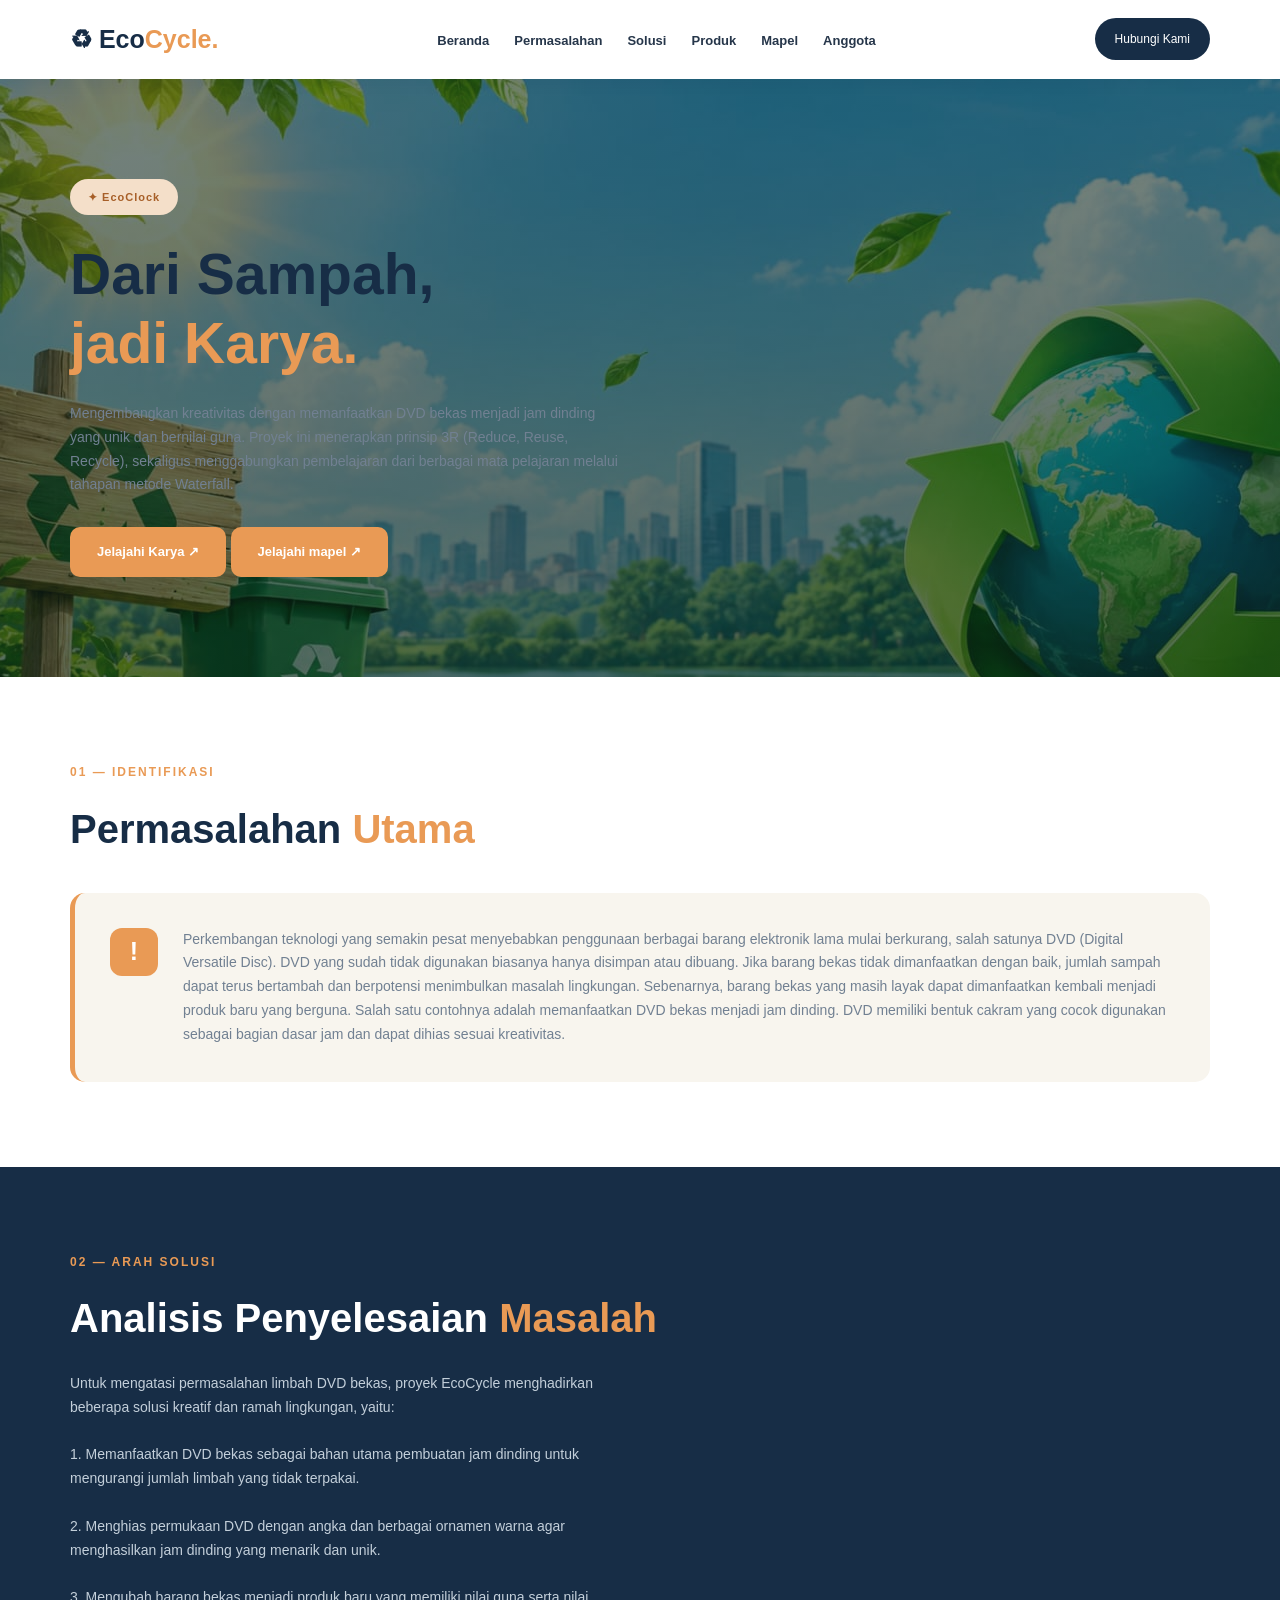
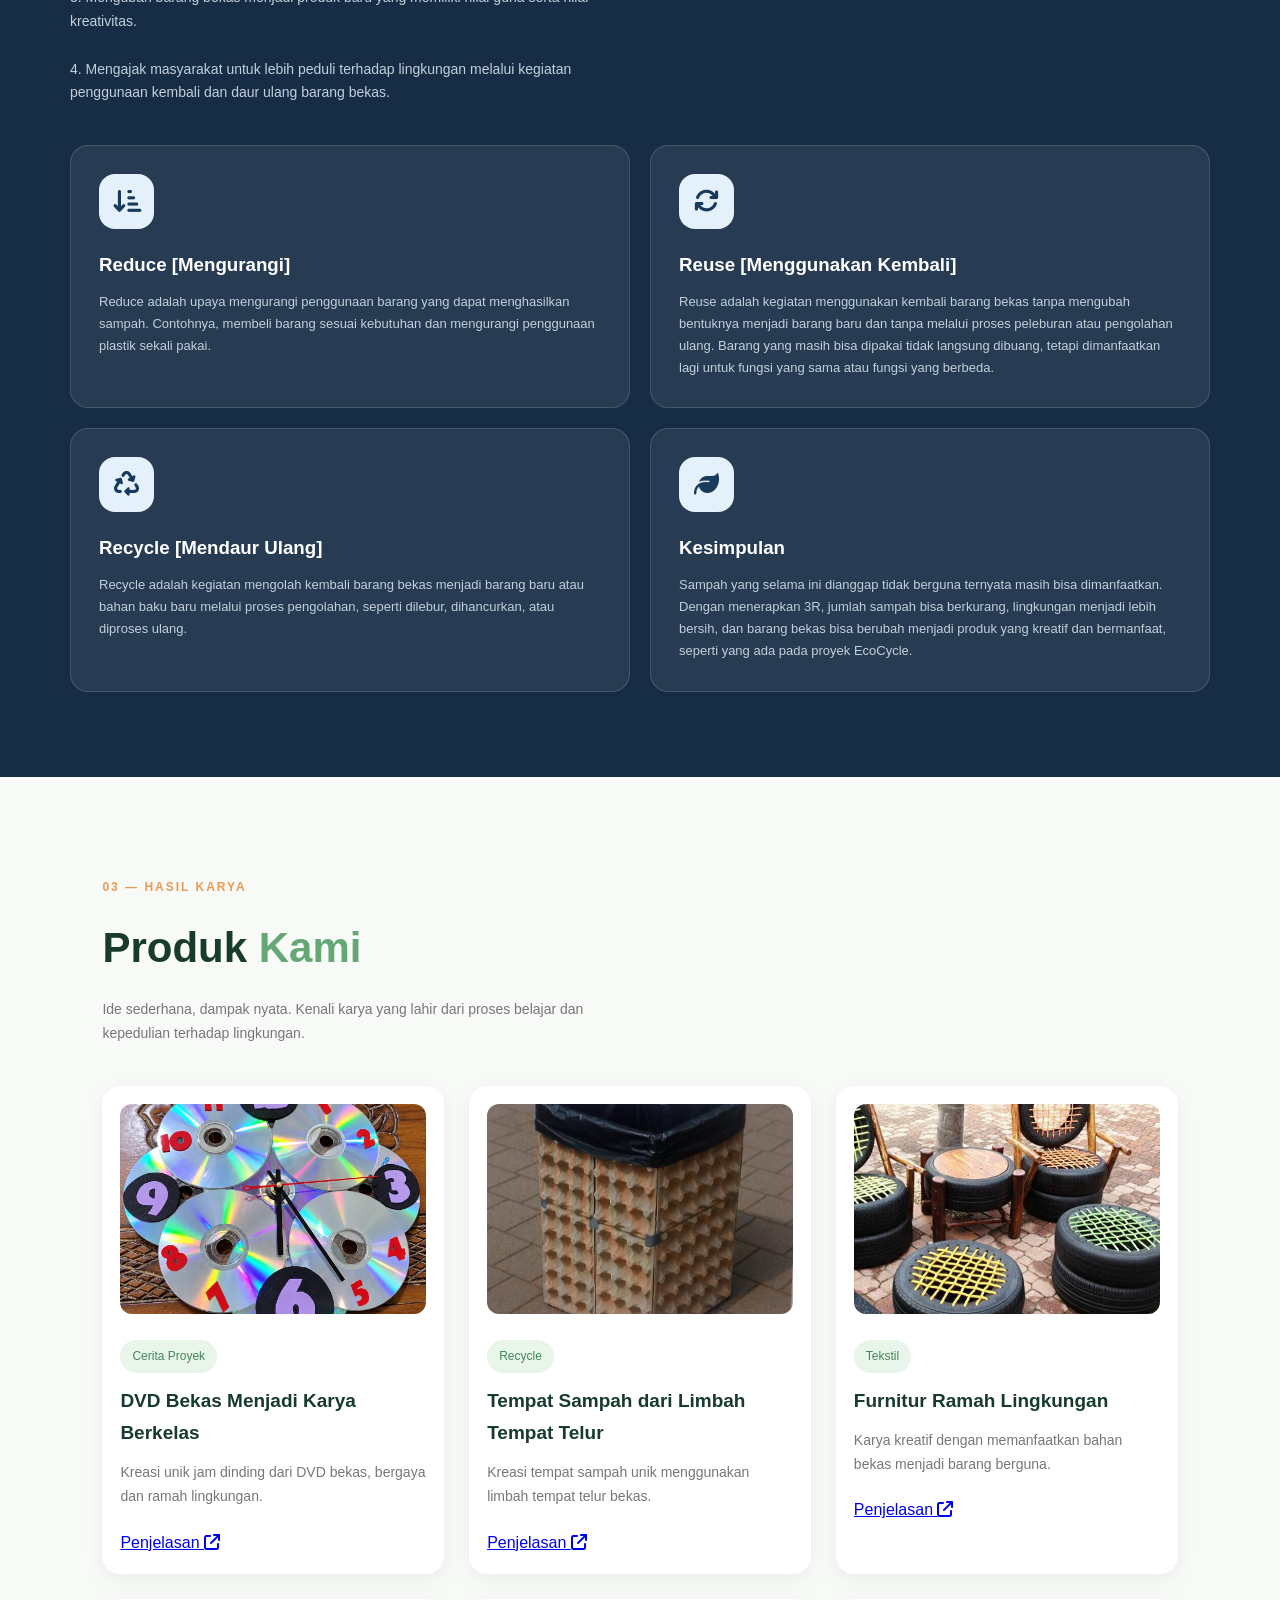
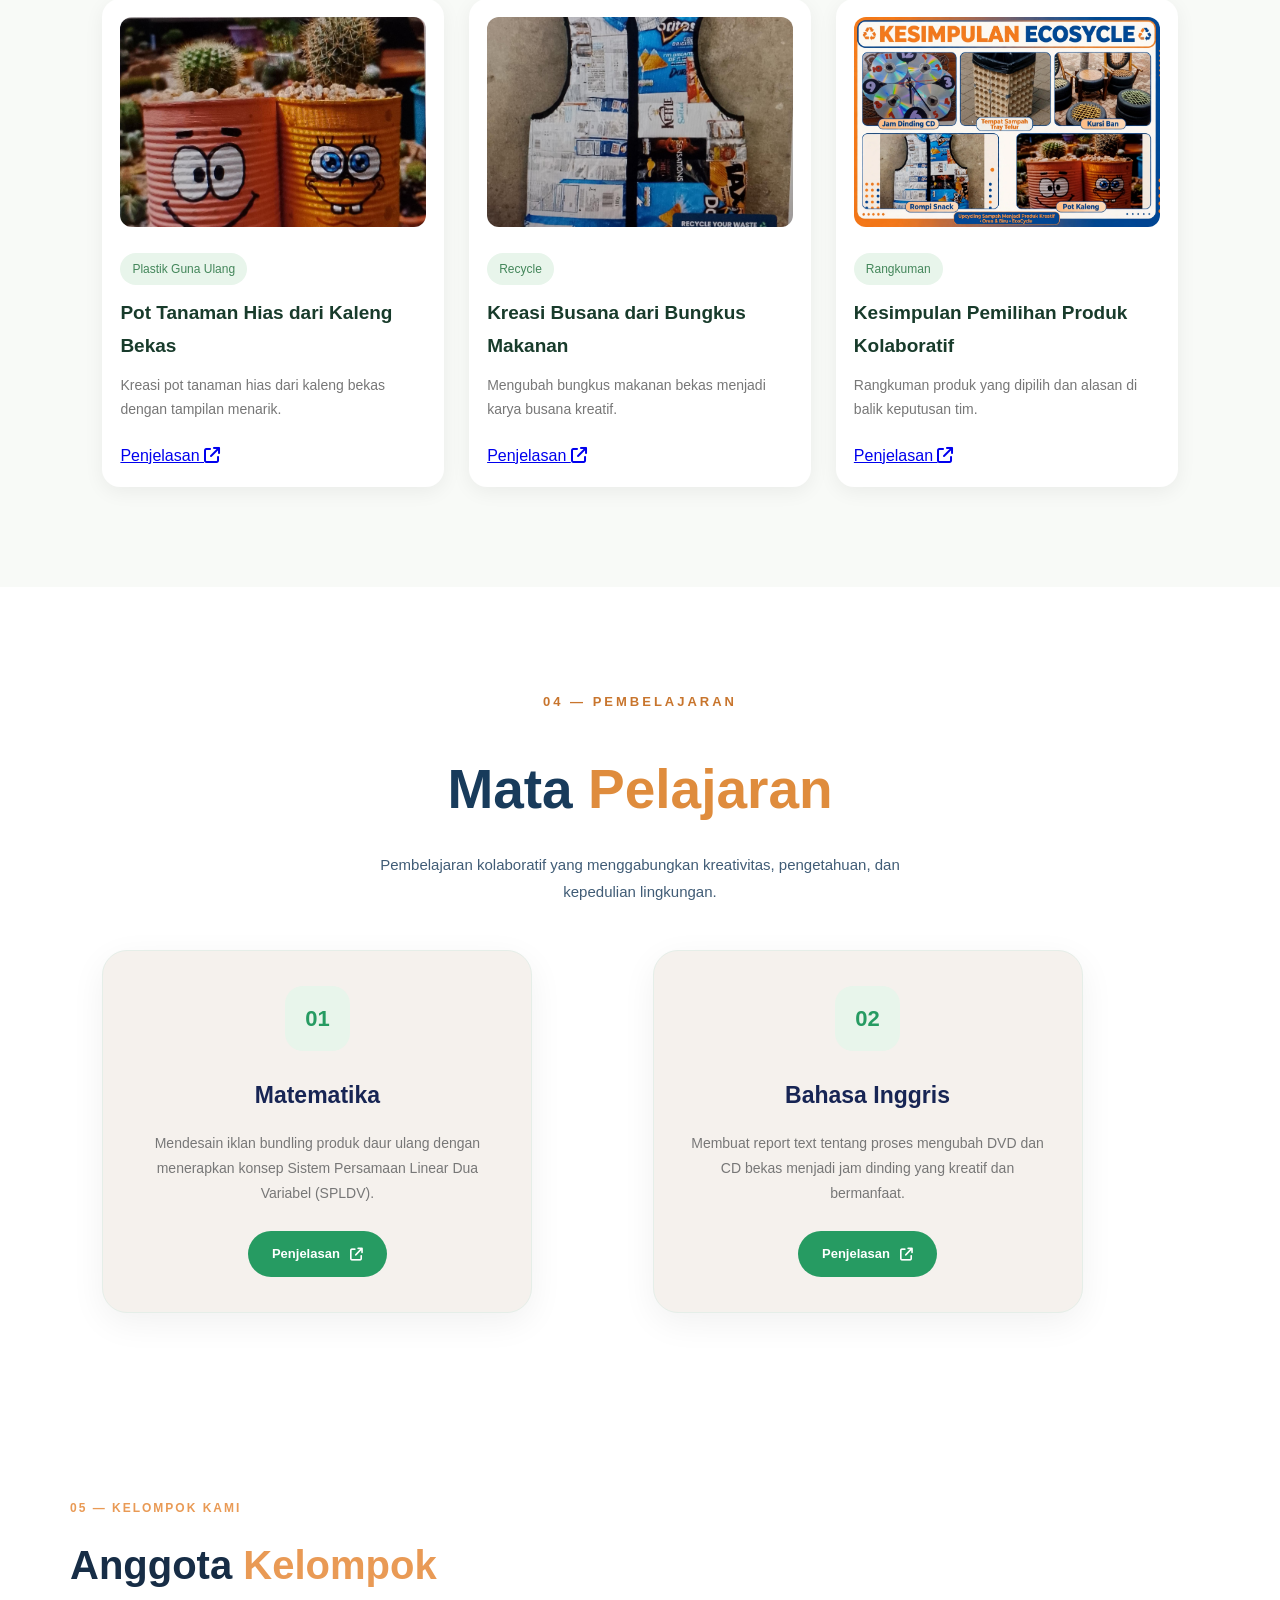
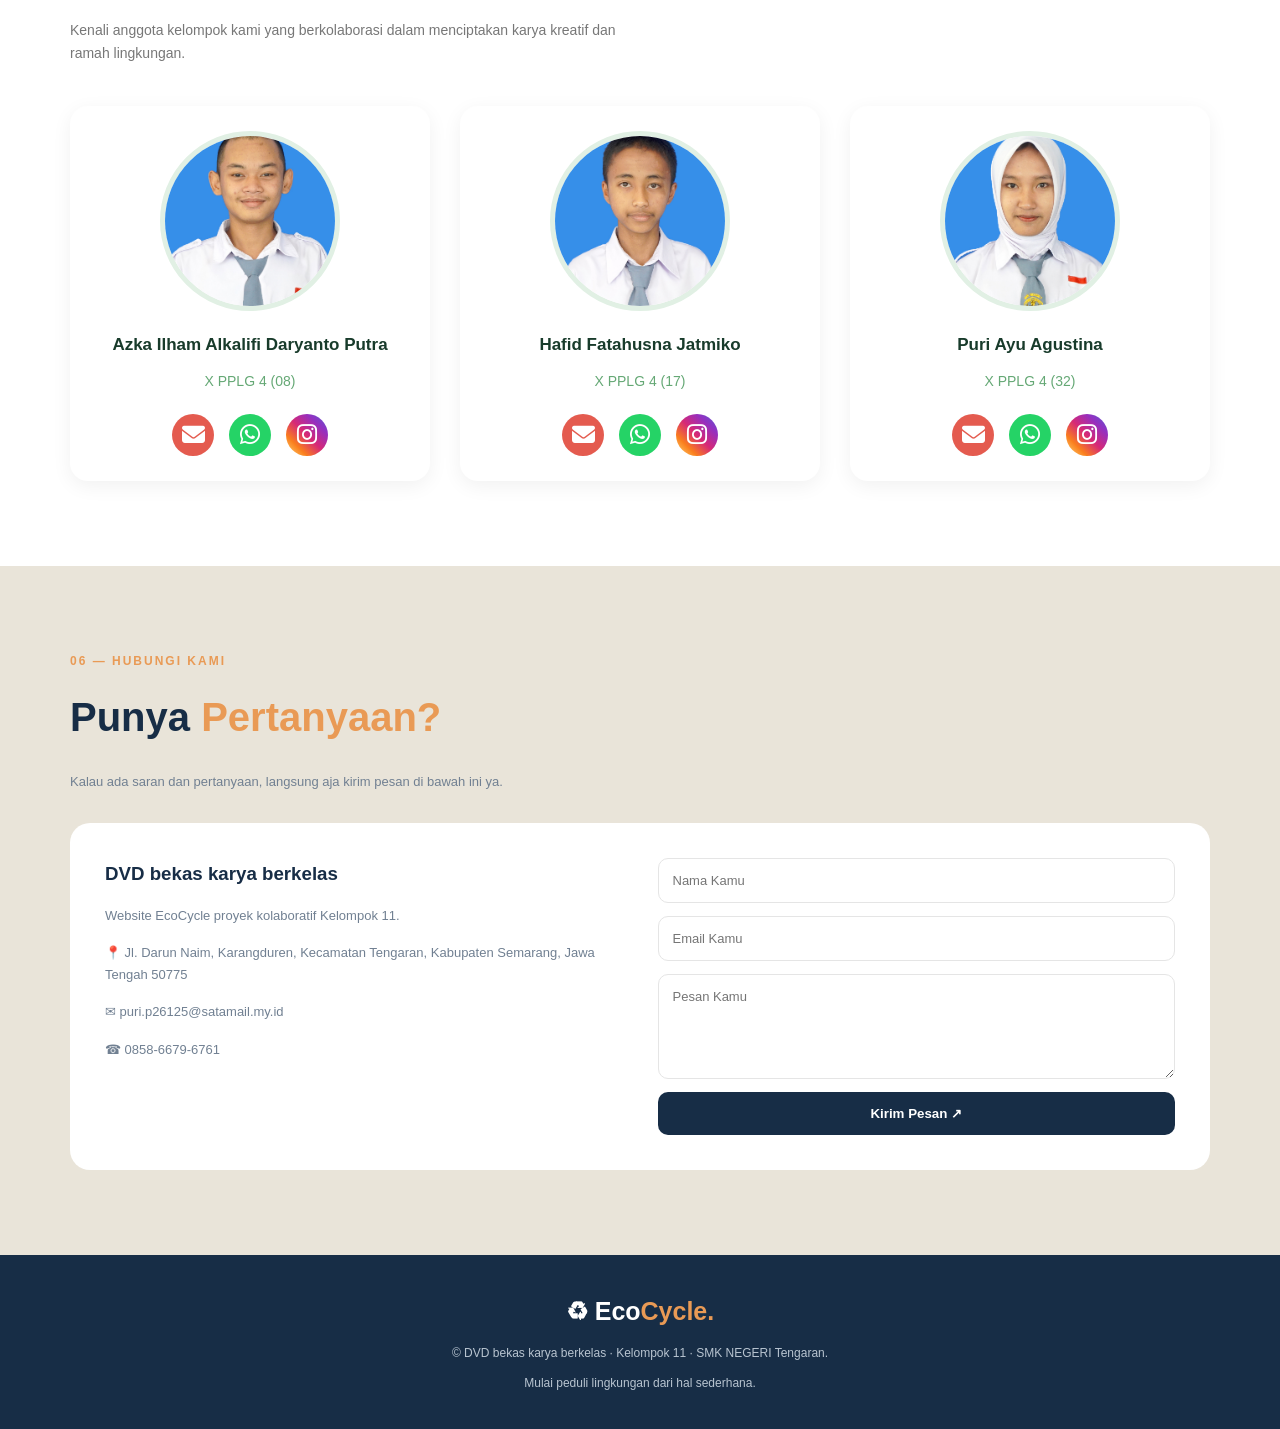
<file: index.html>
<!DOCTYPE html>
<html lang="en">
<head>
    <meta charset="UTF-8">
    <meta name="viewport" content="width=device-width, initial-scale=1.0">
    <title>Document</title>
</head>
<body background="WhatsApp Image 2026-11-06 at 11.46.19.jpeg" alt="gambar">
   
    <meta charset="UTF-8">
    <meta name="viewport" content="width=device-width, initial-scale=1.0">
    <title>kelompok 11</title>
    <link rel="stylesheet" href="style.css">
</head>

    <!-- NAVBAR -->
    <header>
        <nav class="navbar">
            <a href="#" class="logo">♻ Eco<span>Cycle.</span></a>

            <ul class="nav-links">
                <li><a href="#beranda">Beranda</a></li>
                <li><a href="#masalah">Permasalahan</a></li>
                <li><a href="#solusi">Solusi</a></li>
                <li><a href="#produk">Produk</a></li>
                <li><a href="#mapel">Mapel</a></li>
                <li><a href="#anggota">Anggota</a></li>
            </ul>
            <a href="#kontak" class="nav-button">Hubungi Kami</a>
        </nav>
    </header>

    <!-- HERO -->
    <section class="hero" id="beranda">
        <div class="hero-text">
            <span class="tag">✦ EcoClock</span>

            <h1>Dari Sampah,<br>
                <span>jadi Karya.</span>
            </h1>

            <p>
               Mengembangkan kreativitas dengan memanfaatkan DVD bekas menjadi jam dinding yang unik dan bernilai guna. Proyek ini menerapkan prinsip 3R (Reduce, Reuse, Recycle), sekaligus menggabungkan pembelajaran dari berbagai mata pelajaran melalui tahapan metode Waterfall. 
            </p>

            <a href="#produk" class="main-button">Jelajahi Karya ↗</a>
            <a href="#mapel" class="main-button">Jelajahi mapel ↗</a>
        </div>
    </section>

    <!-- PERMASALAHAN -->
    <section class="problem section" id="masalah">
        <div class="section-label">01 — IDENTIFIKASI</div>
        <h2>Permasalahan <span>Utama</span></h2>

        <div class="problem-box">
        <div class="problem-number">!</div>
            <div>
                <p>
                 Perkembangan teknologi yang semakin pesat menyebabkan penggunaan berbagai barang elektronik lama mulai berkurang, salah satunya DVD (Digital Versatile Disc). DVD yang sudah tidak digunakan biasanya hanya disimpan atau dibuang. Jika barang bekas tidak dimanfaatkan dengan baik, jumlah sampah dapat terus bertambah dan berpotensi menimbulkan masalah lingkungan.
                Sebenarnya, barang bekas yang masih layak dapat dimanfaatkan kembali menjadi produk baru yang berguna. Salah satu contohnya adalah memanfaatkan DVD bekas menjadi jam dinding. DVD memiliki bentuk cakram yang cocok digunakan sebagai bagian dasar jam dan dapat dihias sesuai kreativitas.
                </p>
            </div>
        </div>
    </section>

    

<!-- ANALISIS SOLUSI -->
<section class="solution section" id="solusi">

    <div class="section-label">02 — ARAH SOLUSI</div>

    <h2>Analisis Penyelesaian <span>Masalah</span></h2>

    <p class="section-description">
        Untuk mengatasi permasalahan limbah DVD bekas, proyek EcoCycle
        menghadirkan beberapa solusi kreatif dan ramah lingkungan, yaitu:
        <br><br>

        1. Memanfaatkan DVD bekas sebagai bahan utama pembuatan jam dinding
        untuk mengurangi jumlah limbah yang tidak terpakai.
        <br><br>

        2. Menghias permukaan DVD dengan angka dan berbagai ornamen
        warna agar menghasilkan jam dinding yang menarik dan unik.
        <br><br>

        3. Mengubah barang bekas menjadi produk baru yang memiliki
        nilai guna serta nilai kreativitas.
        <br><br>

        4. Mengajak masyarakat untuk lebih peduli terhadap lingkungan
        melalui kegiatan penggunaan kembali dan daur ulang barang bekas.
    </p>

    <div class="solution-grid">

        <!-- REDUCE -->
        <div class="solution-card">
    <div class="card-icon">
        <i class="fa-solid fa-arrow-down-short-wide"></i>
    </div>

            <h3>Reduce [Mengurangi]</h3>

            <p>
                Reduce adalah upaya mengurangi penggunaan barang
                yang dapat menghasilkan sampah. Contohnya, membeli
                barang sesuai kebutuhan dan mengurangi penggunaan
                plastik sekali pakai.
            </p>
        </div>

        <!-- REUSE -->
        <div class="solution-card">
            <div class="card-icon">
                <i class="fa-solid fa-arrows-rotate"></i>
            </div>

            <h3>Reuse [Menggunakan Kembali]</h3>

            <p>
                Reuse adalah kegiatan menggunakan kembali barang bekas
                tanpa mengubah bentuknya menjadi barang baru dan tanpa
                melalui proses peleburan atau pengolahan ulang.
                Barang yang masih bisa dipakai tidak langsung dibuang,
                tetapi dimanfaatkan lagi untuk fungsi yang sama
                atau fungsi yang berbeda.
            </p>
        </div>

        <!-- RECYCLE -->
        <div class="solution-card">
            <div class="card-icon">
                <i class="fa-solid fa-recycle"></i>
            </div>

            <h3>Recycle [Mendaur Ulang]</h3>

            <p>
                Recycle adalah kegiatan mengolah kembali barang bekas
                menjadi barang baru atau bahan baku baru melalui proses
                pengolahan, seperti dilebur, dihancurkan, atau diproses ulang.
            </p>
        </div>

        <!-- KESIMPULAN -->
        <div class="solution-card">
            <div class="card-icon">
                <i class="fa-solid fa-leaf"></i>
            </div>

            <h3>Kesimpulan</h3>

            <p>
                Sampah yang selama ini dianggap tidak berguna ternyata
                masih bisa dimanfaatkan. Dengan menerapkan 3R, jumlah
                sampah bisa berkurang, lingkungan menjadi lebih bersih,
                dan barang bekas bisa berubah menjadi produk yang kreatif
                dan bermanfaat, seperti yang ada pada proyek EcoCycle.
            </p>
        </div>

    </div>

</section>




<!DOCTYPE html>
<html lang="id">
<head>
    <meta charset="UTF-8">
    <meta name="viewport" content="width=device-width, initial-scale=1.0">

    <title>EcoCycle | Produk Kami</title>

    <link rel="stylesheet" href="style.css">

    <!-- Font Awesome -->
    <link rel="stylesheet" href="https://cdnjs.cloudflare.com/ajax/libs/font-awesome/6.5.0/css/all.min.css">
</head>

<body>

<!-- PRODUK -->
<section class="products section" id="produk">

    <div class="section-label">03 — HASIL KARYA</div>

    <h2>Produk <span>Kami</span></h2>

    <p class="section-description">
        Ide sederhana, dampak nyata. Kenali karya yang lahir
        dari proses belajar dan kepedulian terhadap lingkungan.
    </p>

    <div class="product-grid">

        <!-- PRODUK 1 -->
        <div class="product-card">
            <img src="WhatsApp Image 2026-11-06 at 20.55.05.jpeg" alt="Jam dinding dari DVD bekas">

            <span class="product-category">Cerita Proyek</span>

            <h3>DVD Bekas Menjadi Karya Berkelas</h3>

            <p>
                Kreasi unik jam dinding dari DVD bekas,
                bergaya dan ramah lingkungan.
            </p>

            <a href="jam.html" class="product-link" title="Kunjungi halaman produk">Penjelasan
                <i class="fa-solid fa-arrow-up-right-from-square"></i>
            </a>
        </div>

        <!-- PRODUK 2 -->
        <div class="product-card">
            <img src="WhatsApp Image 2026-11-06 at 20.36.00.jpeg" alt="Tempat sampah dari tempat telur">

            <span class="product-category">Recycle</span>

            <h3>Tempat Sampah dari Limbah Tempat Telur</h3>

            <p>
                Kreasi tempat sampah unik menggunakan
                limbah tempat telur bekas.
            </p>

            <a href="tempat sampah.html" class="product-link" title="Kunjungi halaman produk">Penjelasan
                <i class="fa-solid fa-arrow-up-right-from-square"></i>
            </a>
        </div>

        <!-- PRODUK 3 -->
        <div class="product-card">
            <img src="images/furnitur.jpg" alt="Furnitur dari bahan bekas">

            <span class="product-category">Tekstil</span>

            <h3>Furnitur Ramah Lingkungan</h3>

            <p>
                Karya kreatif dengan memanfaatkan
                bahan bekas menjadi barang berguna.
            </p>

            <a href="furnitur.html" class="product-link" title="Kunjungi halaman produk">Penjelasan
                <i class="fa-solid fa-arrow-up-right-from-square"></i>
            </a>
        </div>

        <!-- PRODUK 4 -->
        <div class="product-card">
            <img src="WhatsApp Image 2026-11-06 at 21.53.34 (1).jpeg" alt="Pot tanaman dari kaleng bekas">

            <span class="product-category">Plastik Guna Ulang</span>

            <h3>Pot Tanaman Hias dari Kaleng Bekas</h3>

            <p>
                Kreasi pot tanaman hias dari kaleng
                bekas dengan tampilan menarik.
            </p>

            <a href="pot tanaman.html" class="product-link" title="Kunjungi halaman produk">Penjelasan
                <i class="fa-solid fa-arrow-up-right-from-square"></i>
            </a>
        </div>

        <!-- PRODUK 5 -->
        <div class="product-card">
            <img src="WhatsApp Image 2026-11-06 at 22.29.59 (1).jpeg" alt="Busana dari bungkus makanan">

            <span class="product-category">Recycle</span>

            <h3>Kreasi Busana dari Bungkus Makanan</h3>

            <p>
                Mengubah bungkus makanan bekas
                menjadi karya busana kreatif.
            </p>

            <a href="busana.html" class="product-link" title="Kunjungi halaman produk">Penjelasan
                <i class="fa-solid fa-arrow-up-right-from-square"></i>
            </a>
        </div>

        <!-- PRODUK 6 -->
        <div class="product-card">
            <img src="images/kesimpulan.jpg" alt="Dokumentasi proyek EcoCycle">

            <span class="product-category">Rangkuman</span>

            <h3>Kesimpulan Pemilihan Produk Kolaboratif</h3>

            <p>
                Rangkuman produk yang dipilih dan
                alasan di balik keputusan tim.
            </p>

            <a href="kesimpulan.html" class="product-link" title="Kunjungi halaman produk">Penjelasan
                <i class="fa-solid fa-arrow-up-right-from-square"></i>
            </a>
        </div>

    </div>
</section>



<!-- MATA PELAJARAN -->
<section class="mapel section" id="mapel">

    <div class="pelajaran-container">

        <!-- HEADING -->
        <div class="heading">
            <span class="subheading">04 — PEMBELAJARAN</span>

            <h1>Mata <span>Pelajaran</span></h1>

            <p>
                Pembelajaran kolaboratif yang menggabungkan
                kreativitas, pengetahuan, dan kepedulian lingkungan.
            </p>
        </div>

        <!-- CARD CONTAINER -->
        <div class="card-container">

            <!-- MATEMATIKA -->
            <div class="mapel-card">

                <div class="mapel-number">01</div>

                <h2>Matematika</h2>

                <p>
                    Mendesain iklan bundling produk daur ulang
                    dengan menerapkan konsep Sistem Persamaan
                    Linear Dua Variabel (SPLDV).
                </p>

                <a href="matematika.html" class="mapel-link">
                    Penjelasan
                    <i class="fa-solid fa-arrow-up-right-from-square"></i>
                </a>

            </div>

            <!-- BAHASA INGGRIS -->
            <div class="mapel-card">

                <div class="mapel-number">02</div>

                <h2>Bahasa Inggris</h2>

                <p>
                    Membuat report text tentang proses mengubah
                    DVD dan CD bekas menjadi jam dinding
                    yang kreatif dan bermanfaat.
                </p>

                <a href="inggris.html" class="mapel-link">
                    Penjelasan
                    <i class="fa-solid fa-arrow-up-right-from-square"></i>
                </a>

            </div>

        </div>

    </div>

</section>


<!-- ANGGOTA -->
<section class="members section" id="anggota">

    <div class="section-label">05 — KELOMPOK KAMI</div>

    <h2>Anggota <span>Kelompok</span></h2>

    <p class="section-description">
        Kenali anggota kelompok kami yang berkolaborasi
        dalam menciptakan karya kreatif dan ramah lingkungan.
    </p>

    <div class="member-grid">

        <!-- ANGGOTA 1 -->
        <div class="member-card">

            <div class="member-photo">
                <img src="images/azka.JPG" alt="Foto Azka">
            </div>

            <h3>Azka Ilham Alkalifi Daryanto Putra</h3>
            <p>X PPLG 4 (08)</p>

            <div class="social-links">

                <a href="mailto:azka@gmail.com"
                   class="email"
                   title="Email Azka">
                    <i class="fa-solid fa-envelope"></i>
                </a>

                <a href="https://wa.me/6285641175941"
                   class="whatsapp"
                   title="WhatsApp Azka"
                   target="_blank"
                   rel="noopener noreferrer">
                    <i class="fa-brands fa-whatsapp"></i>
                </a>

                <a href="https://www.instagram.com/akuuaska12?mdxt=YmxzNGJ6Zzh4bXNi"
                   class="instagram"
                   title="Instagram Azka"
                   target="_blank"
                   rel="noopener noreferrer">
                    <i class="fa-brands fa-instagram"></i>
                </a>

            </div>
        </div>


        <!-- ANGGOTA 2 -->
        <div class="member-card">

            <div class="member-photo">
                <img src="images/hafid.JPG" alt="Foto Hafid">
            </div>

            <h3>Hafid Fatahusna Jatmiko</h3>
            <p>X PPLG 4 (17)</p>

            <div class="social-links">

                <a href="mailto:hafid@gmail.com"
                   class="email"
                   title="Email Hafid">
                    <i class="fa-solid fa-envelope"></i>
                </a>

                <a href="https://wa.me/6285859626515"
                   class="whatsapp"
                   title="WhatsApp Hafid"
                   target="_blank"
                   rel="noopener noreferrer">
                    <i class="fa-brands fa-whatsapp"></i>
                </a>

                <a href="https://www.instagram.com/hafidfatahusnajatmiko?exln=MWllY2g5Z2g4djQwbg=="
                   class="instagram"
                   title="Instagram Hafid"
                   target="_blank"
                   rel="noopener noreferrer">
                    <i class="fa-brands fa-instagram"></i>
                </a>

            </div>
        </div>


        <!-- ANGGOTA 3 -->
        <div class="member-card">

            <div class="member-photo">
                <img src="images/puri.JPG" alt="Foto Puri">
            </div>

            <h3>Puri Ayu Agustina</h3>
            <p>X PPLG 4 (32)</p>

            <div class="social-links">

                <a href="mailto:puri@gmail.com"
                   class="email"
                   title="Email Puri">
                    <i class="fa-solid fa-envelope"></i>
                </a>

                <a href="https://wa.me/6285866796761"
                   class="whatsapp"
                   title="WhatsApp Puri"
                   target="_blank"
                   rel="noopener noreferrer">
                    <i class="fa-brands fa-whatsapp"></i>
                </a>

                <a href="https://www.instagram.com/puriiiay?xtok=MWh6dGZkZDZtbDB3eQ=="
                   class="instagram"
                   title="Instagram Puri"
                   target="_blank"
                   rel="noopener noreferrer">
                    <i class="fa-brands fa-instagram"></i>
                </a>

            </div>
        </div>

    </div>
</section>



    <!-- KONTAK -->
    <section class="contact section" id="kontak">
        <div class="section-label">06 — HUBUNGI KAMI</div>
        <h2>Punya <span>Pertanyaan?</span></h2>
        <p>
            Kalau ada saran dan pertanyaan, langsung aja kirim
            pesan di bawah ini ya.
        </p>

        <div class="contact-box">
            <div class="contact-info">
                <h3>DVD bekas karya berkelas</h3>
                <p>Website EcoCycle proyek kolaboratif Kelompok 11.</p>

                <p>📍 Jl. Darun Naim, Karangduren, Kecamatan Tengaran, Kabupaten Semarang, Jawa Tengah 50775</p>
                <p>✉ puri.p26125@satamail.my.id</p>
                <p>☎ 0858-6679-6761</p>
            </div>

            <form id="contactForm">
                <input type="text" placeholder="Nama Kamu" required>
                <input type="email" placeholder="Email Kamu" required>
                <textarea placeholder="Pesan Kamu" rows="5" required></textarea>
                <button type="submit">Kirim Pesan ↗</button>
            </form>
        </div>
    </section>

    <!-- FOOTER -->
    <footer>
        <a href="#" class="logo">♻ Eco<span>Cycle.</span></a>
        <p>© DVD bekas karya berkelas · Kelompok 11 · SMK NEGERI Tengaran.</p>
        <p>Mulai peduli lingkungan dari hal sederhana.</p>
    </footer>

    <script>
        document.getElementById("contactForm").addEventListener("submit", function(e) {
            e.preventDefault();
            alert("Terima kasih! Pesan kamu sudah diisi.");
        });
    </script>

</body>
</html>
</file>
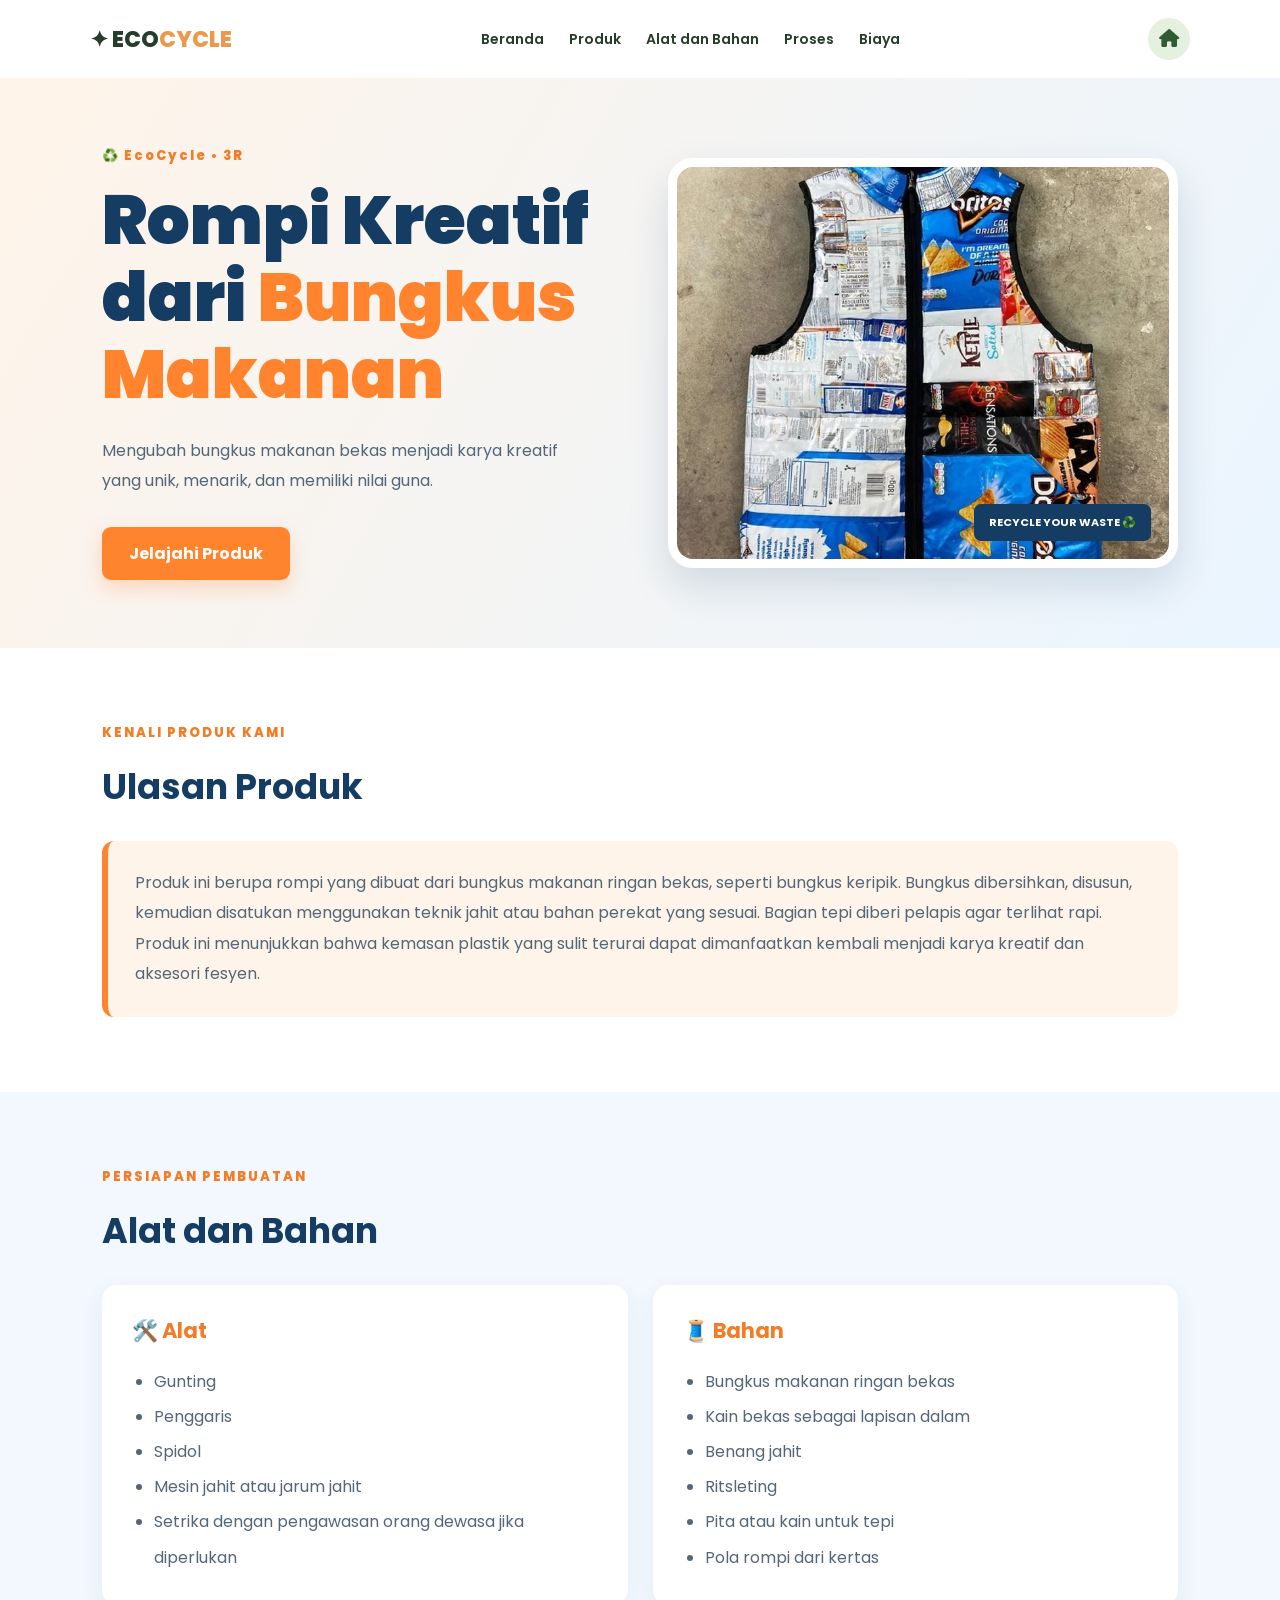
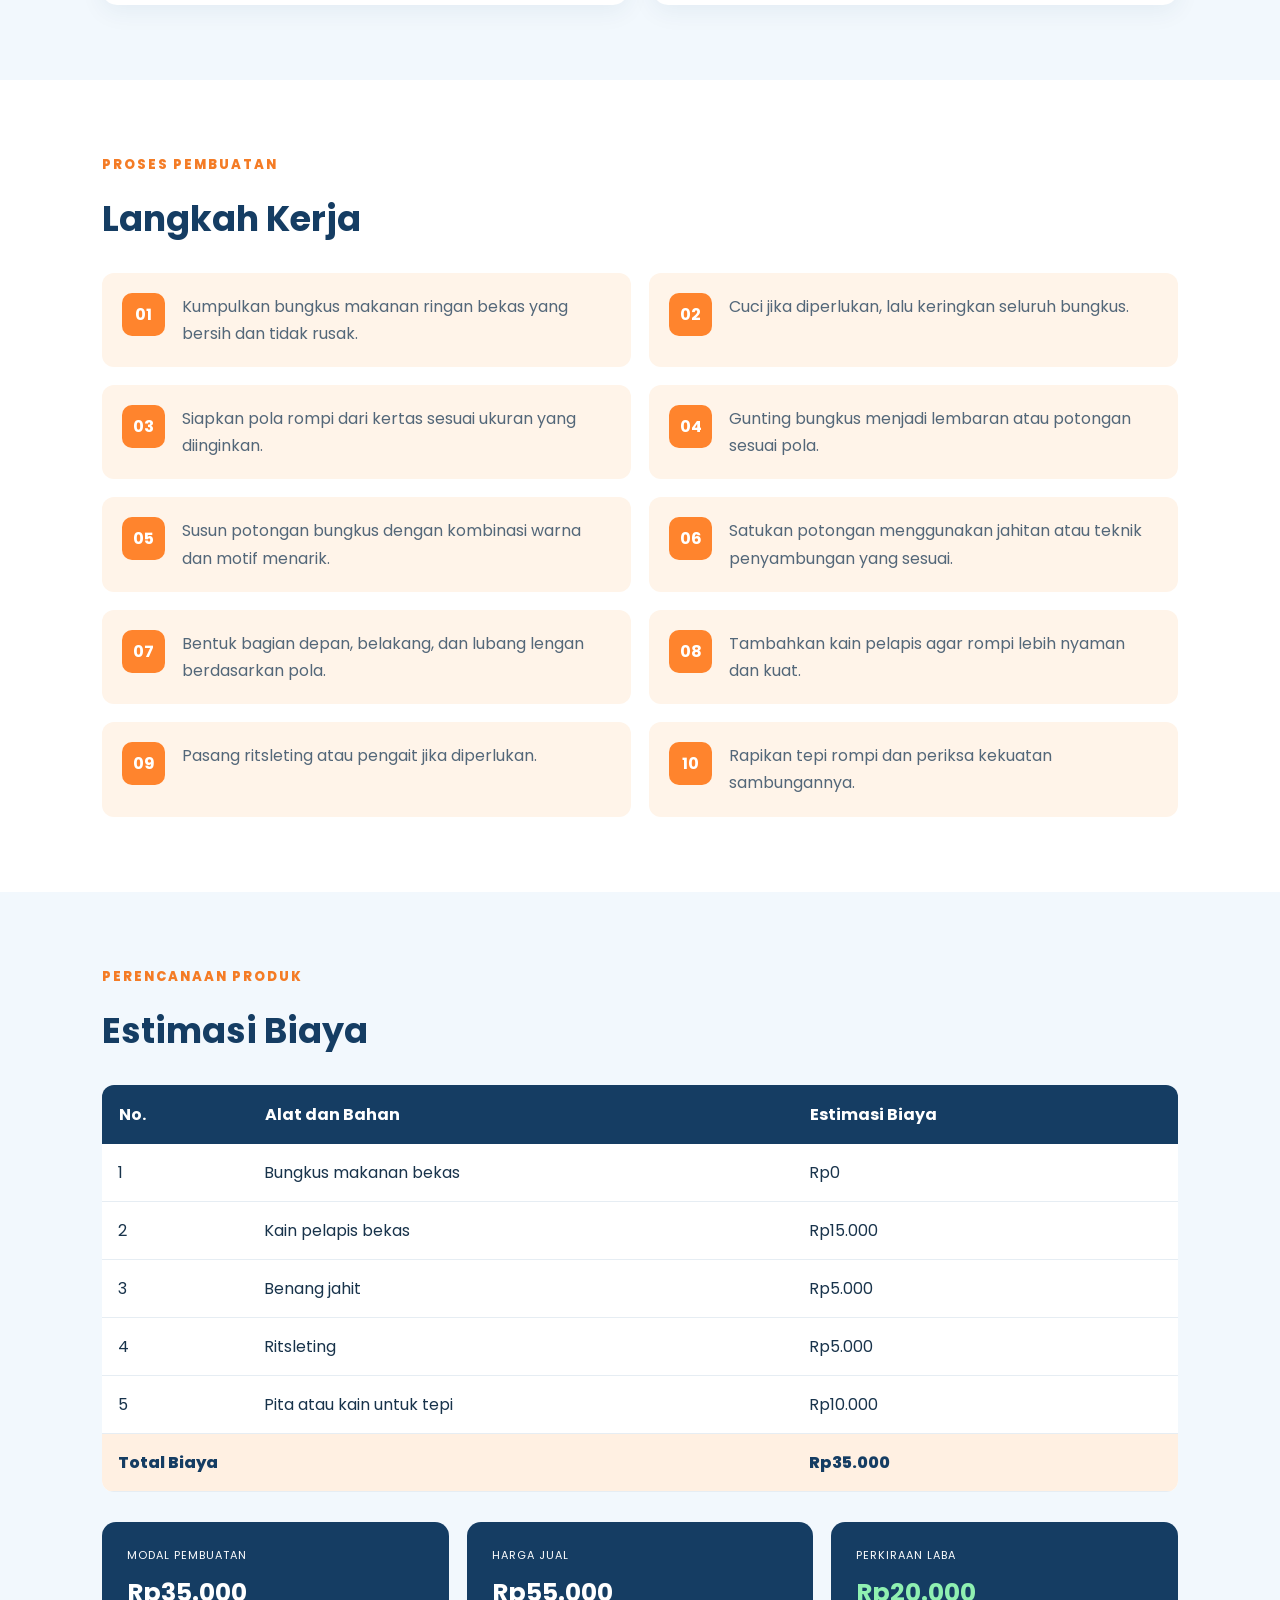
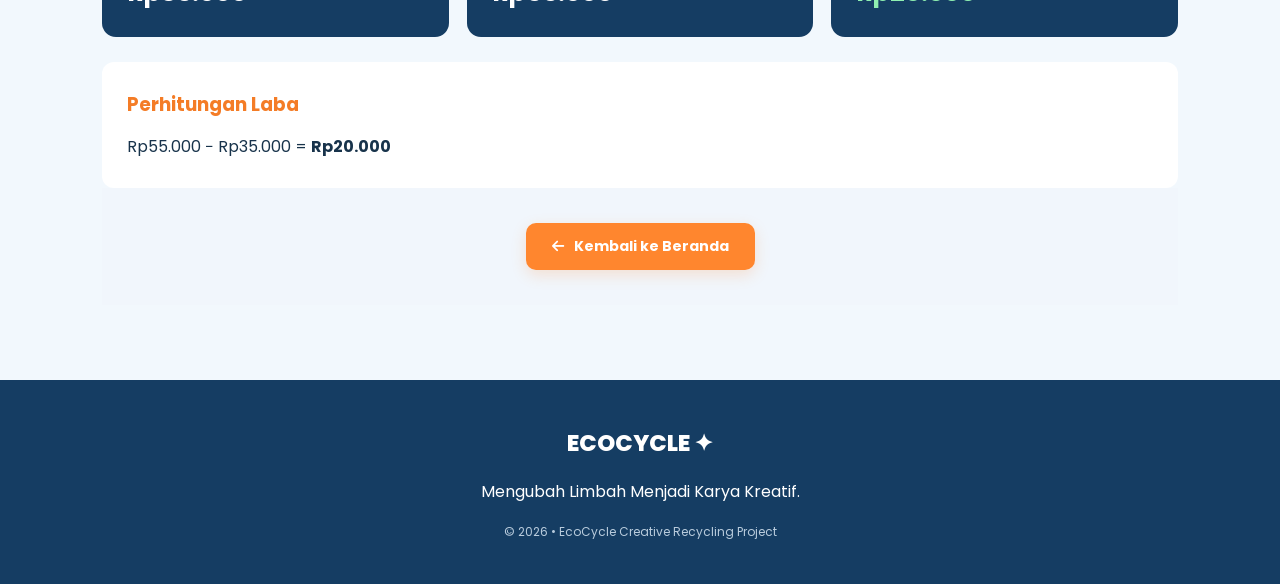
<file: busana.html>
<!DOCTYPE html>
<html lang="id">

<head>
    <meta charset="UTF-8">
    <meta name="viewport" content="width=device-width, initial-scale=1.0">

    <title>EcoCycle - Rompi Kreatif</title>

    <link rel="stylesheet" href="busana.css">

    <!-- FONT AWESOME -->
    <link rel="stylesheet"
        href="https://cdnjs.cloudflare.com/ajax/libs/font-awesome/6.5.1/css/all.min.css">
</head>

<body>

    <!-- NAVBAR -->
    <nav class="navbar">

        <div class="logo">✦ ECO<span>CYCLE</span></div>

        <div class="nav-links">
            <a href="#tentang">Beranda</a>
            <a href="#ulasan">Produk</a>
            <a href="#alat">Alat dan Bahan</a>
            <a href="#langkah">Proses</a>
            <a href="#biaya">Biaya</a>
        </div>

        <!-- HOME BUTTON -->
        <a href="index.html" class="home-btn"
            title="Kembali ke Halaman Utama">
            <i class="fa-solid fa-house"></i>
        </a>

    </nav>


    <!-- HERO -->
    <section class="hero" id="tentang">

        <div class="hero-text">

            <p class="tagline">♻️ EcoCycle • 3R</p>

            <h1>
                Rompi Kreatif dari
                <span>Bungkus Makanan</span>
            </h1>

            <p class="intro">
                Mengubah bungkus makanan bekas menjadi karya kreatif
                yang unik, menarik, dan memiliki nilai guna.
            </p>

            <a href="#ulasan" class="btn">
                Jelajahi Produk
            </a>

        </div>

        <div class="hero-image">

            <img src="busana.jpg"
                alt="Rompi dari bungkus makanan bekas">

            <div class="image-label">
                RECYCLE YOUR WASTE ♻️
            </div>

        </div>

    </section>


    <!-- ULASAN PRODUK -->
    <section class="section" id="ulasan">

        <p class="small-title">KENALI PRODUK KAMI</p>

        <h2>Ulasan Produk</h2>

        <div class="review">

            <p>
                Produk ini berupa rompi yang dibuat dari bungkus makanan
                ringan bekas, seperti bungkus keripik. Bungkus dibersihkan,
                disusun, kemudian disatukan menggunakan teknik jahit atau
                bahan perekat yang sesuai. Bagian tepi diberi pelapis agar
                terlihat rapi. Produk ini menunjukkan bahwa kemasan plastik
                yang sulit terurai dapat dimanfaatkan kembali menjadi karya
                kreatif dan aksesori fesyen.
            </p>

        </div>

    </section>


    <!-- ALAT DAN BAHAN -->
    <section class="section light" id="alat">

        <p class="small-title">PERSIAPAN PEMBUATAN</p>

        <h2>Alat dan Bahan</h2>

        <div class="two-cards">

            <div class="info-card">

                <h3>🛠️ Alat</h3>

                <ul>
                    <li>Gunting</li>
                    <li>Penggaris</li>
                    <li>Spidol</li>
                    <li>Mesin jahit atau jarum jahit</li>
                    <li>Setrika dengan pengawasan orang dewasa jika diperlukan</li>
                </ul>

            </div>

            <div class="info-card">

                <h3>🧵 Bahan</h3>

                <ul>
                    <li>Bungkus makanan ringan bekas</li>
                    <li>Kain bekas sebagai lapisan dalam</li>
                    <li>Benang jahit</li>
                    <li>Ritsleting</li>
                    <li>Pita atau kain untuk tepi</li>
                    <li>Pola rompi dari kertas</li>
                </ul>

            </div>

        </div>

    </section>


    <!-- LANGKAH KERJA -->
    <section class="section" id="langkah">

        <p class="small-title">PROSES PEMBUATAN</p>

        <h2>Langkah Kerja</h2>

        <div class="steps">

            <div class="step">
                <b>01</b>
                <p>Kumpulkan bungkus makanan ringan bekas yang bersih dan tidak rusak.</p>
            </div>

            <div class="step">
                <b>02</b>
                <p>Cuci jika diperlukan, lalu keringkan seluruh bungkus.</p>
            </div>

            <div class="step">
                <b>03</b>
                <p>Siapkan pola rompi dari kertas sesuai ukuran yang diinginkan.</p>
            </div>

            <div class="step">
                <b>04</b>
                <p>Gunting bungkus menjadi lembaran atau potongan sesuai pola.</p>
            </div>

            <div class="step">
                <b>05</b>
                <p>Susun potongan bungkus dengan kombinasi warna dan motif menarik.</p>
            </div>

            <div class="step">
                <b>06</b>
                <p>Satukan potongan menggunakan jahitan atau teknik penyambungan yang sesuai.</p>
            </div>

            <div class="step">
                <b>07</b>
                <p>Bentuk bagian depan, belakang, dan lubang lengan berdasarkan pola.</p>
            </div>

            <div class="step">
                <b>08</b>
                <p>Tambahkan kain pelapis agar rompi lebih nyaman dan kuat.</p>
            </div>

            <div class="step">
                <b>09</b>
                <p>Pasang ritsleting atau pengait jika diperlukan.</p>
            </div>

            <div class="step">
                <b>10</b>
                <p>Rapikan tepi rompi dan periksa kekuatan sambungannya.</p>
            </div>

        </div>

    </section>


    <!-- ESTIMASI BIAYA -->
    <section class="section light" id="biaya">

        <p class="small-title">PERENCANAAN PRODUK</p>

        <h2>Estimasi Biaya</h2>

        <div class="table-wrap">

            <table>

                <thead>
                    <tr>
                        <th>No.</th>
                        <th>Alat dan Bahan</th>
                        <th>Estimasi Biaya</th>
                    </tr>
                </thead>

                <tbody>

                    <tr>
                        <td>1</td>
                        <td>Bungkus makanan bekas</td>
                        <td>Rp0</td>
                    </tr>

                    <tr>
                        <td>2</td>
                        <td>Kain pelapis bekas</td>
                        <td>Rp15.000</td>
                    </tr>

                    <tr>
                        <td>3</td>
                        <td>Benang jahit</td>
                        <td>Rp5.000</td>
                    </tr>

                    <tr>
                        <td>4</td>
                        <td>Ritsleting</td>
                        <td>Rp5.000</td>
                    </tr>

                    <tr>
                        <td>5</td>
                        <td>Pita atau kain untuk tepi</td>
                        <td>Rp10.000</td>
                    </tr>

                    <tr class="total">
                        <td colspan="2">Total Biaya</td>
                        <td>Rp35.000</td>
                    </tr>

                </tbody>

            </table>

        </div>


        <!-- PERHITUNGAN KEUNTUNGAN -->
        <div class="profit">

            <div>
                <p>MODAL PEMBUATAN</p>
                <h3>Rp35.000</h3>
            </div>

            <div>
                <p>HARGA JUAL</p>
                <h3>Rp55.000</h3>
            </div>

            <div>
                <p>PERKIRAAN LABA</p>
                <h3 class="green">Rp20.000</h3>
            </div>

        </div>


        <!-- CALCULATION -->
        <div class="calculation">

            <h3>Perhitungan Laba</h3>

            <p>
                Rp55.000 − Rp35.000 =
                <strong>Rp20.000</strong>
            </p>

        </div>
        <!-- TOMBOL KEMBALI KE BERANDA -->
<div class="back-home-container">
    <a href="index.html" class="back-home">
        <i class="fas fa-arrow-left"></i>
        Kembali ke Beranda
    </a>
</div>

    </section>


    <!-- FOOTER -->
    <footer>

        <div class="footer-logo">
            ECOCYCLE ✦
        </div>

        <p>
            Mengubah Limbah Menjadi Karya Kreatif.
        </p>

        <p class="copyright">
            © 2026 • EcoCycle Creative Recycling Project
        </p>

    </footer>

</body>
</html>
</file>
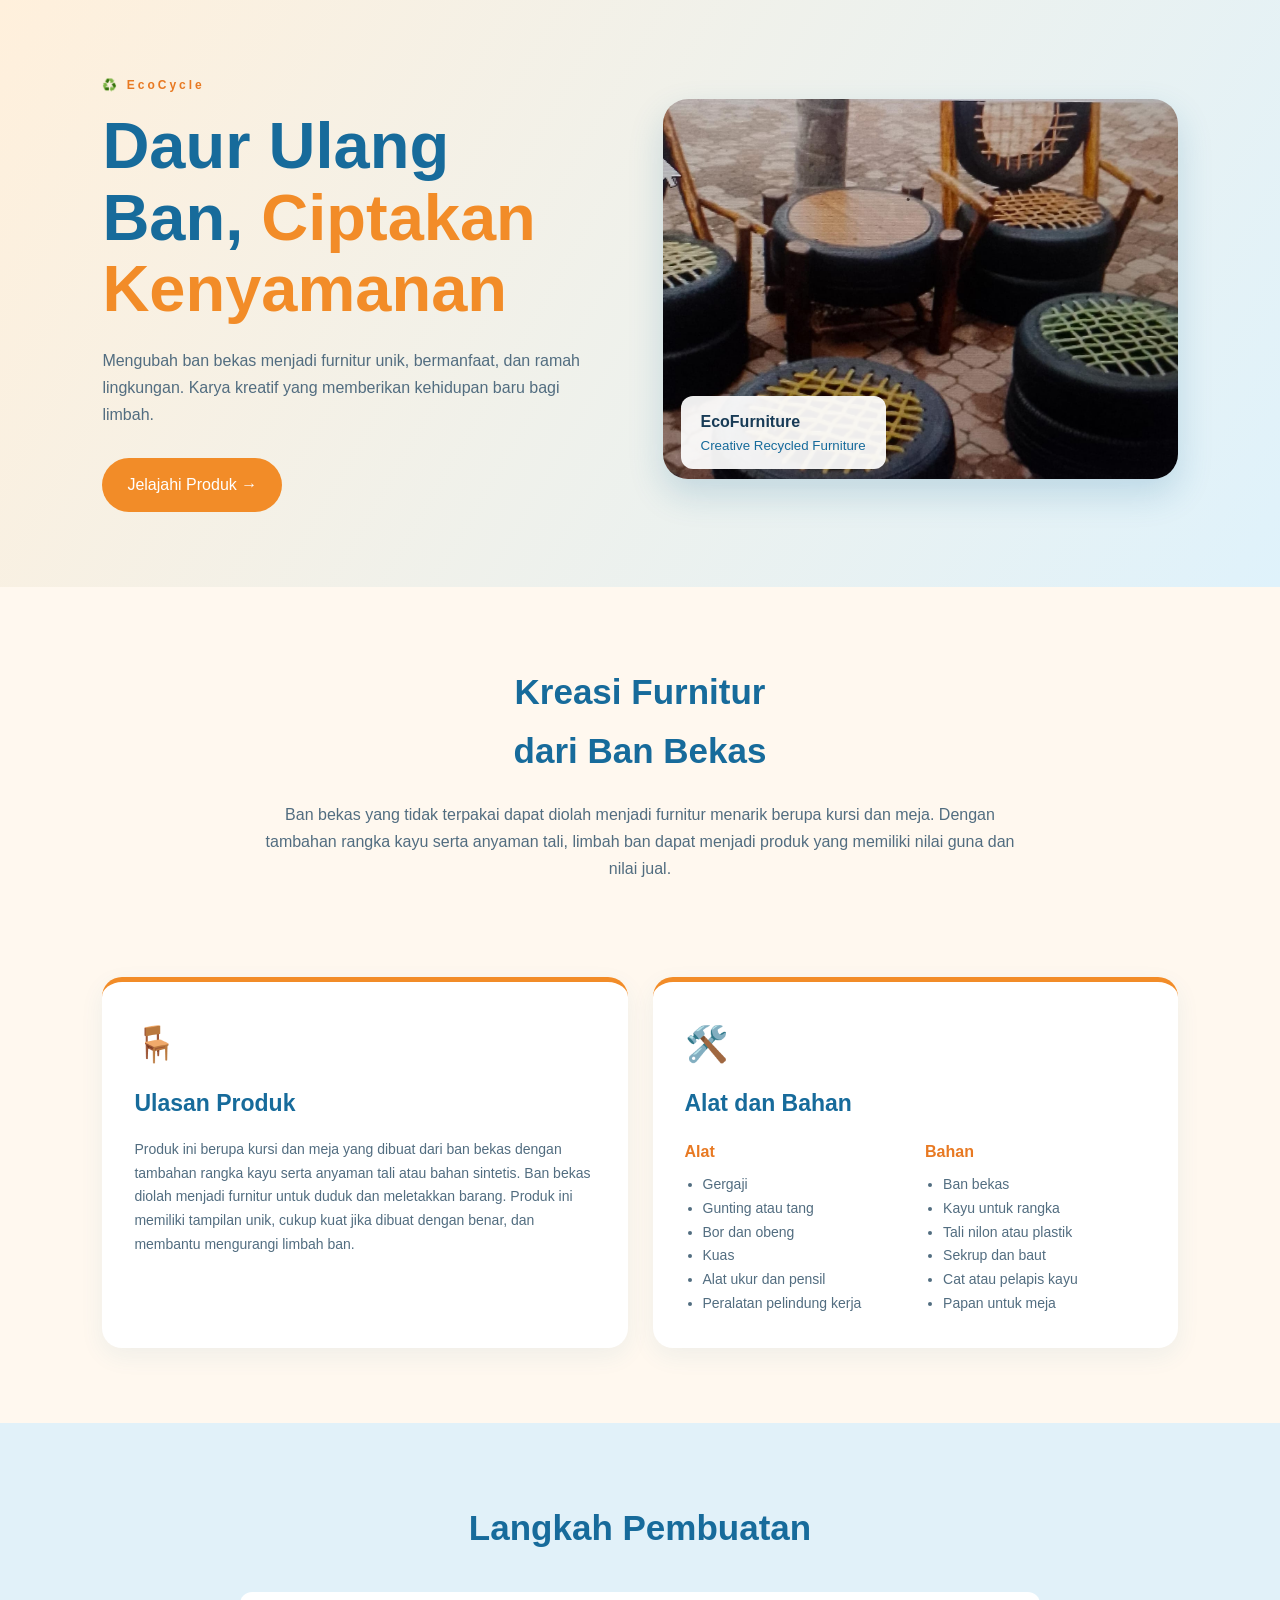
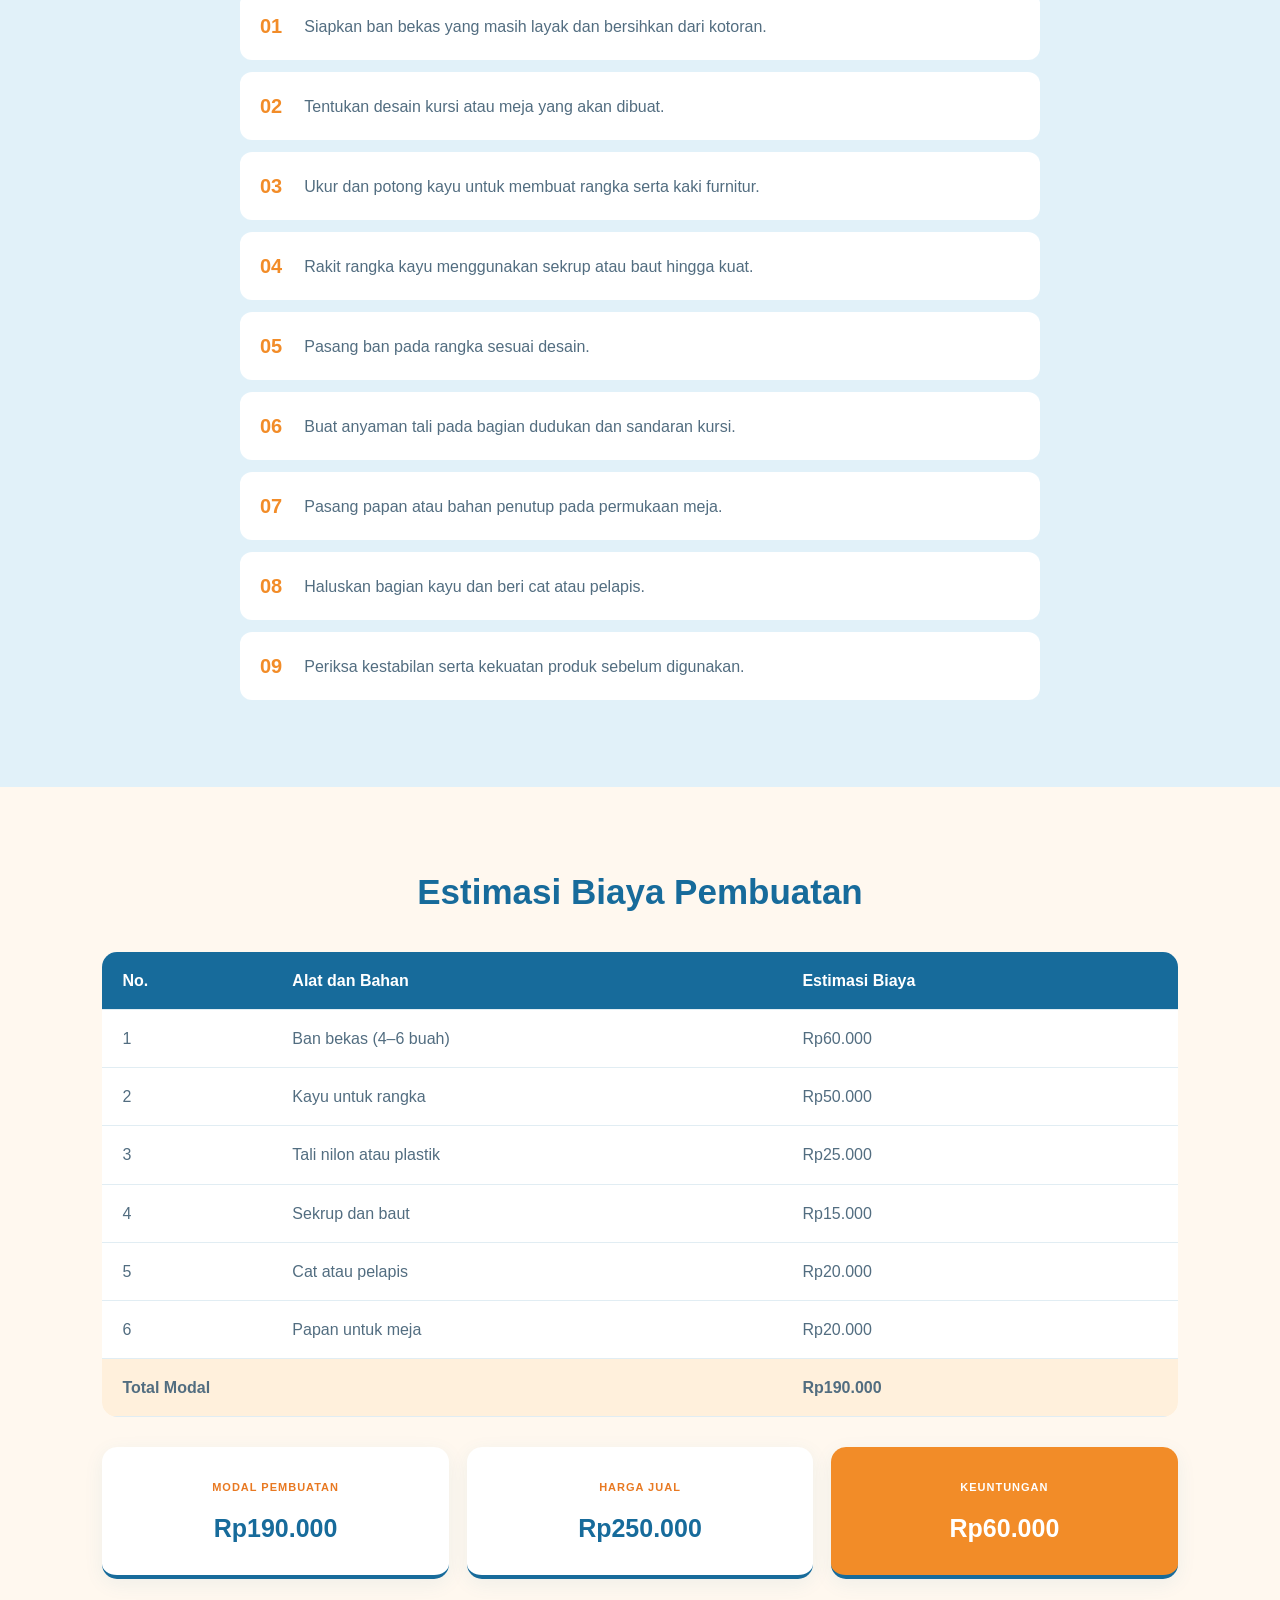
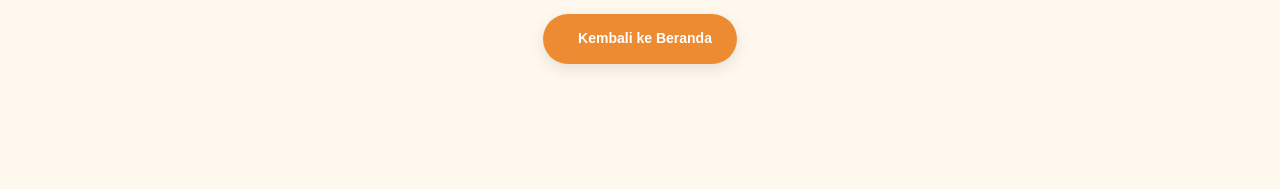
<file: furnitur.html>
<!DOCTYPE html>
<html lang="id">
<head>
  <meta charset="UTF-8">
  <meta name="viewport" content="width=device-width, initial-scale=1.0">
  <title>EcoFurniture | Kreasi dari Ban Bekas</title>
  <link rel="stylesheet" href="furnitur.css">
</head>
<body>

  <section class="hero" id="beranda">
    <div class="hero-text">
      <p class="tag">♻️ EcoCycle</p>
      <h1>Daur Ulang<br> Ban, <span>Ciptakan Kenyamanan</span></h1>
      <p class="description">
        Mengubah ban bekas menjadi furnitur unik, bermanfaat,
        dan ramah lingkungan. Karya kreatif yang memberikan
        kehidupan baru bagi limbah.
      </p>
      <a href="#produk" class="btn">Jelajahi Produk →</a>
    </div>

    <div class="hero-image">
      <img src="WhatsApp Image 2026-11-06 at 20.36.01.jpeg" alt="Kursi dan meja dari ban bekas">
      <div class="image-label">
        <strong>EcoFurniture</strong>
        <small>Creative Recycled Furniture</small>
      </div>
    </div>
  </section>

  <section class="intro" id="produk">
    <h2>Kreasi Furnitur <br>dari Ban Bekas</h2>
    <p>
      Ban bekas yang tidak terpakai dapat diolah menjadi furnitur
      menarik berupa kursi dan meja. Dengan tambahan rangka kayu
      serta anyaman tali, limbah ban dapat menjadi produk yang
      memiliki nilai guna dan nilai jual.
    </p>
  </section>

  <section class="content">
    <div class="product-card">
      <div class="product-icon">🪑</div>
      <h3>Ulasan Produk</h3>
      <p>
        Produk ini berupa kursi dan meja yang dibuat dari ban bekas
        dengan tambahan rangka kayu serta anyaman tali atau bahan
        sintetis. Ban bekas diolah menjadi furnitur untuk duduk dan
        meletakkan barang. Produk ini memiliki tampilan unik, cukup
        kuat jika dibuat dengan benar, dan membantu mengurangi
        limbah ban.
      </p>
    </div>

    <div class="product-card">
      <div class="product-icon">🛠️</div>
      <h3>Alat dan Bahan</h3>
      <div class="two-columns">
        <div>
          <h4>Alat</h4>
          <ul>
            <li>Gergaji</li>
            <li>Gunting atau tang</li>
            <li>Bor dan obeng</li>
            <li>Kuas</li>
            <li>Alat ukur dan pensil</li>
            <li>Peralatan pelindung kerja</li>
          </ul>
        </div>
        <div>
          <h4>Bahan</h4>
          <ul>
            <li>Ban bekas</li>
            <li>Kayu untuk rangka</li>
            <li>Tali nilon atau plastik</li>
            <li>Sekrup dan baut</li>
            <li>Cat atau pelapis kayu</li>
            <li>Papan untuk meja</li>
          </ul>
        </div>
      </div>
    </div>
  </section>

  <section class="steps" id="proses">
    <h2>Langkah Pembuatan</h2>
    <div class="step-list">
      <div class="step"><span>01</span><p>Siapkan ban bekas yang masih layak dan bersihkan dari kotoran.</p></div>
      <div class="step"><span>02</span><p>Tentukan desain kursi atau meja yang akan dibuat.</p></div>
      <div class="step"><span>03</span><p>Ukur dan potong kayu untuk membuat rangka serta kaki furnitur.</p></div>
      <div class="step"><span>04</span><p>Rakit rangka kayu menggunakan sekrup atau baut hingga kuat.</p></div>
      <div class="step"><span>05</span><p>Pasang ban pada rangka sesuai desain.</p></div>
      <div class="step"><span>06</span><p>Buat anyaman tali pada bagian dudukan dan sandaran kursi.</p></div>
      <div class="step"><span>07</span><p>Pasang papan atau bahan penutup pada permukaan meja.</p></div>
      <div class="step"><span>08</span><p>Haluskan bagian kayu dan beri cat atau pelapis.</p></div>
      <div class="step"><span>09</span><p>Periksa kestabilan serta kekuatan produk sebelum digunakan.</p></div>
    </div>
  </section>

  <section class="cost" id="biaya">
    <h2>Estimasi Biaya Pembuatan</h2>

    <div class="table-wrap">
      <table>
        <thead>
          <tr>
            <th>No.</th>
            <th>Alat dan Bahan</th>
            <th>Estimasi Biaya</th>
          </tr>
        </thead>
        <tbody>
          <tr><td>1</td><td>Ban bekas (4–6 buah)</td><td>Rp60.000</td></tr>
          <tr><td>2</td><td>Kayu untuk rangka</td><td>Rp50.000</td></tr>
          <tr><td>3</td><td>Tali nilon atau plastik</td><td>Rp25.000</td></tr>
          <tr><td>4</td><td>Sekrup dan baut</td><td>Rp15.000</td></tr>
          <tr><td>5</td><td>Cat atau pelapis</td><td>Rp20.000</td></tr>
          <tr><td>6</td><td>Papan untuk meja</td><td>Rp20.000</td></tr>
          <tr class="total"><td colspan="2">Total Modal</td><td>Rp190.000</td></tr>
        </tbody>
      </table>
    </div>

    <div class="profit">
      <div>
        <small>MODAL PEMBUATAN</small>
        <h3>Rp190.000</h3>
      </div>
      <div>
        <small>HARGA JUAL</small>
        <h3>Rp250.000</h3>
      </div>
      <div class="profit-highlight">
        <small>KEUNTUNGAN</small>
        <h3>Rp60.000</h3>
      </div>
    </div>
    <div class="back-home-container">
    <a href="index.html" class="back-home">
        <i class="fas fa-arrow-left"></i>
        Kembali ke Beranda
    </a>
</div>
  </section>
</file>
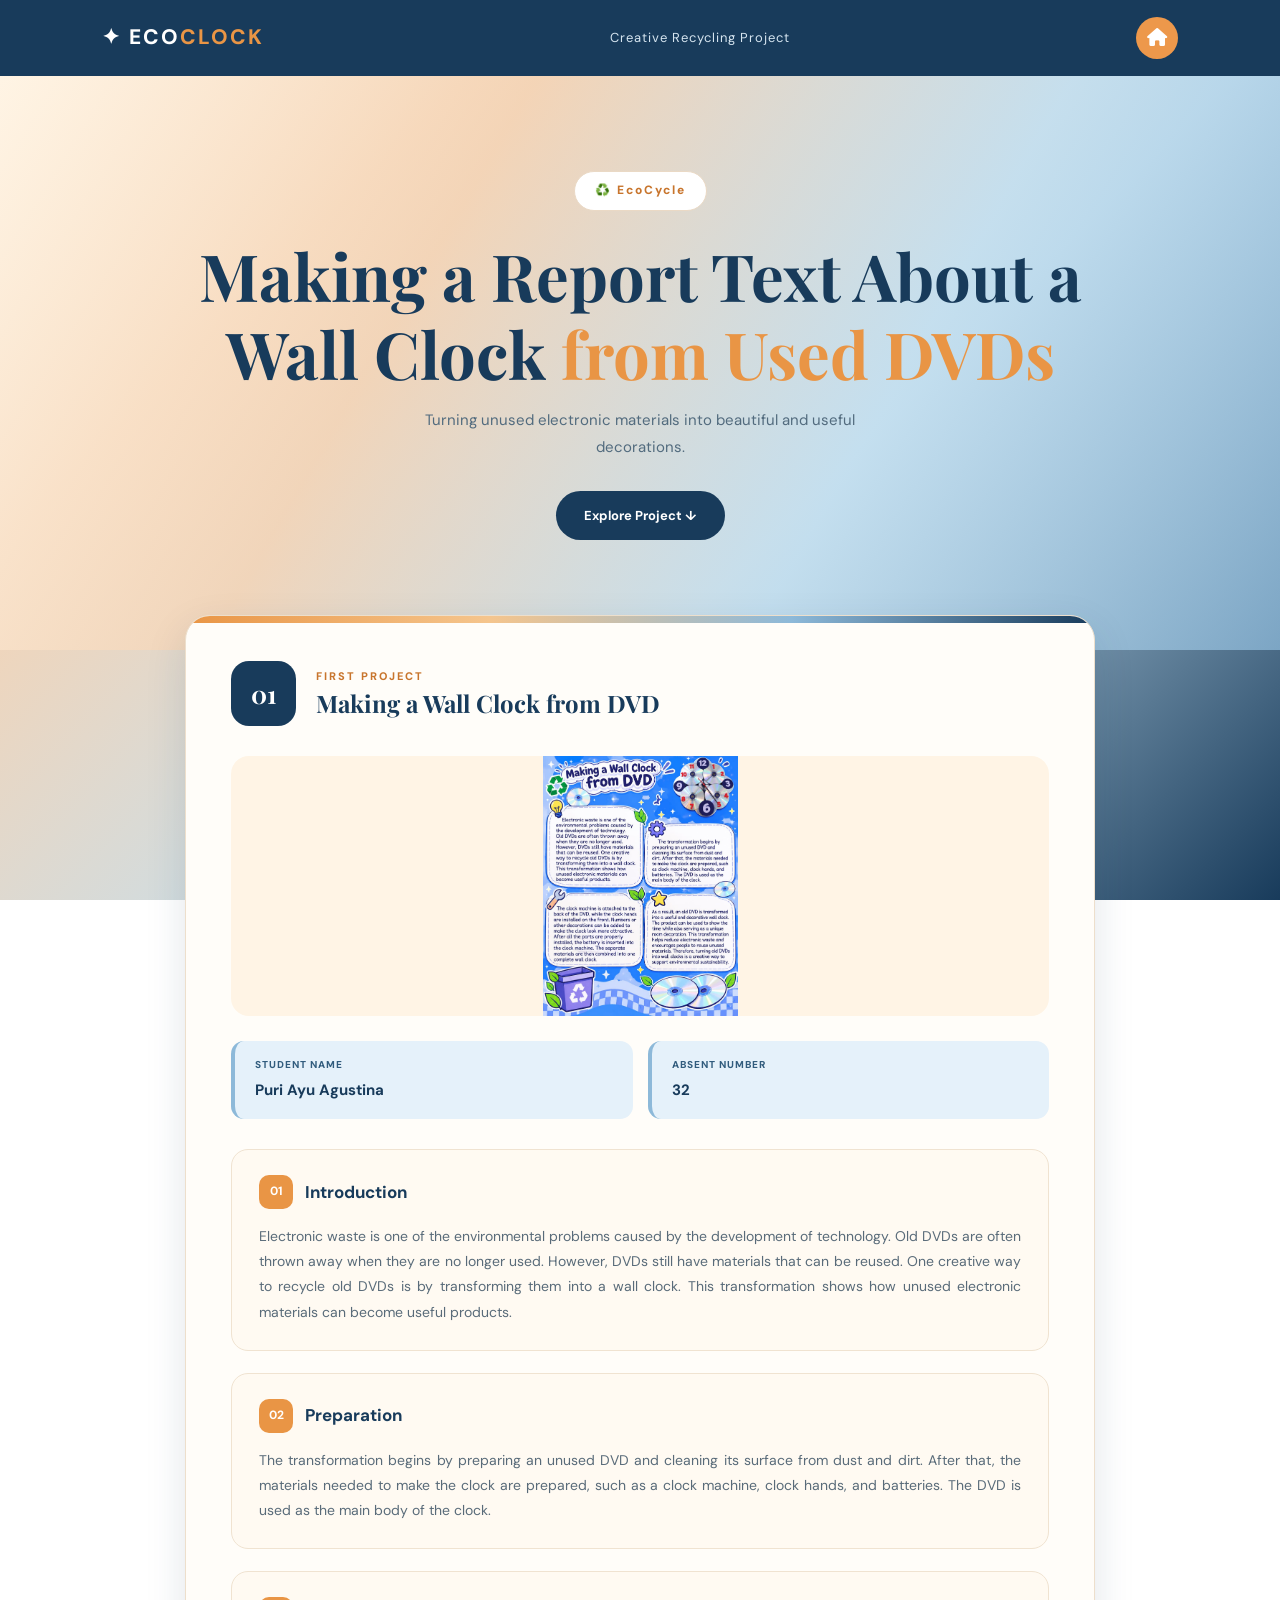
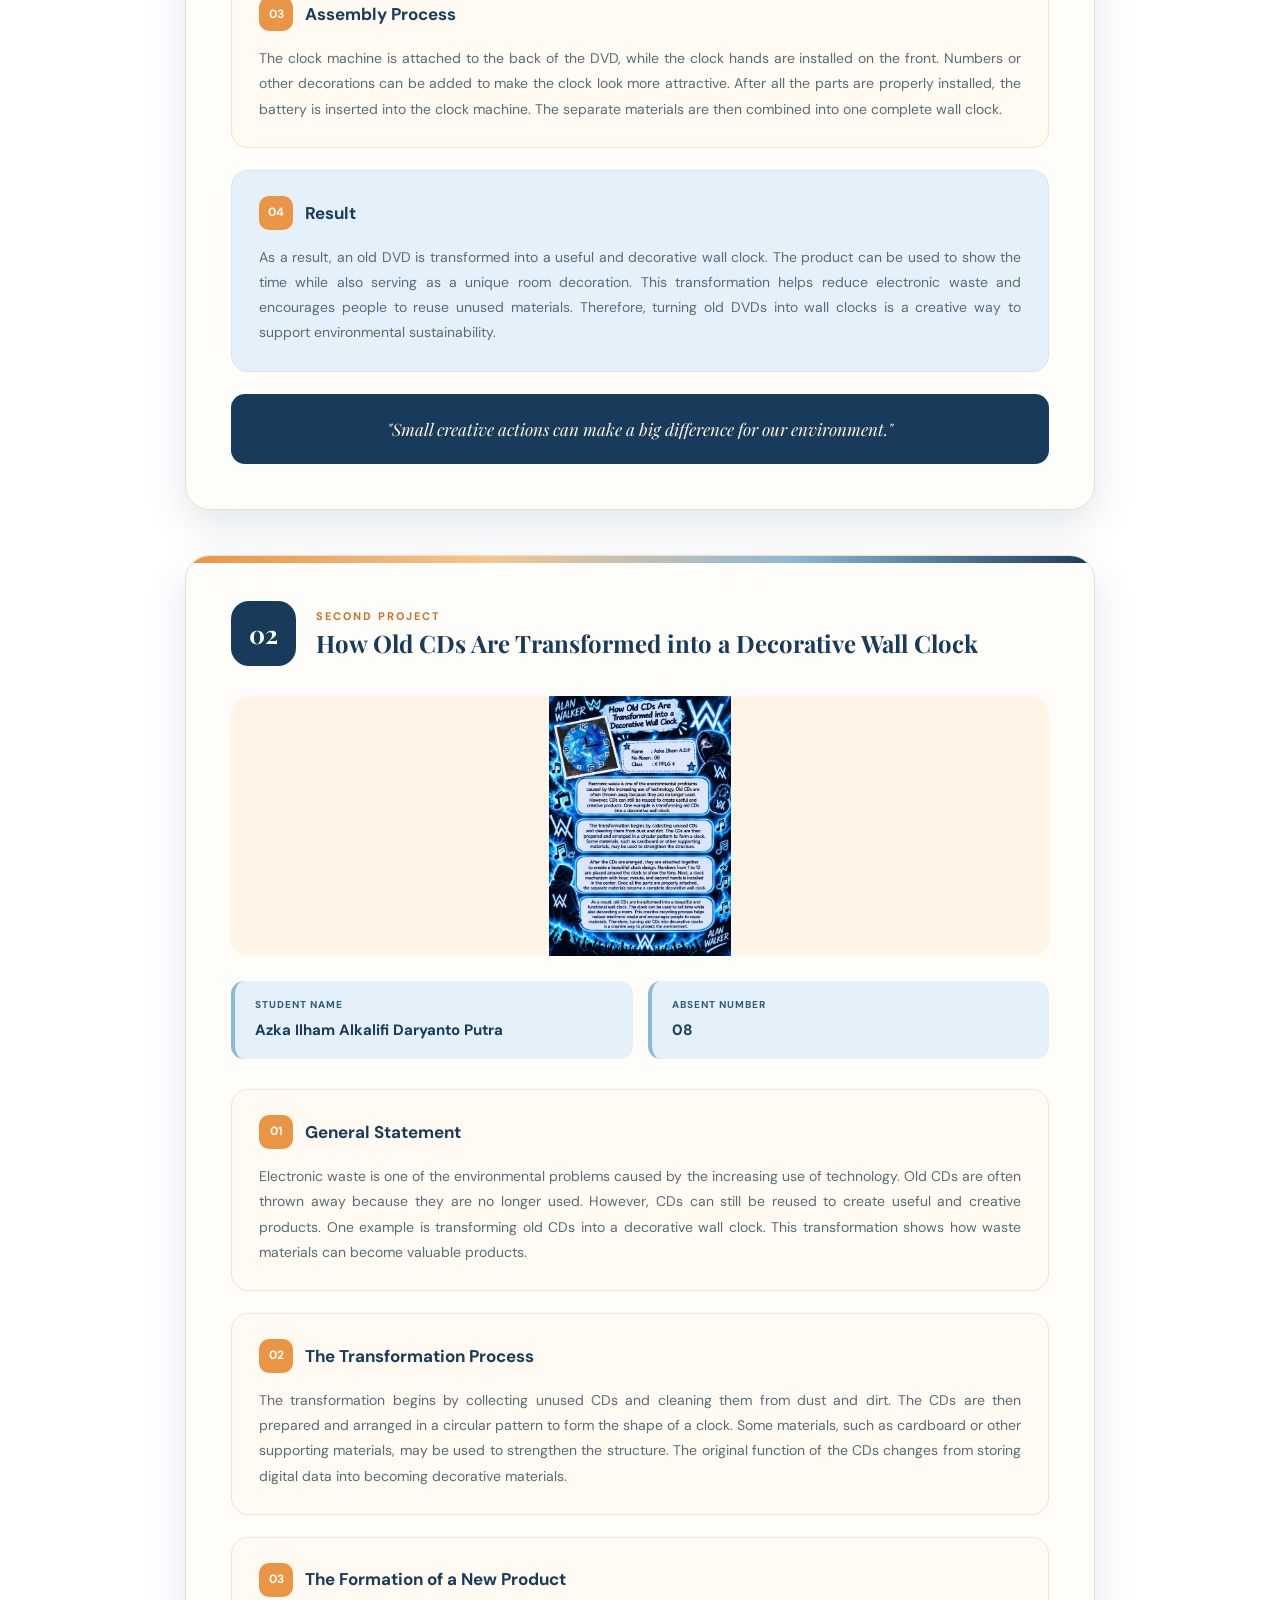
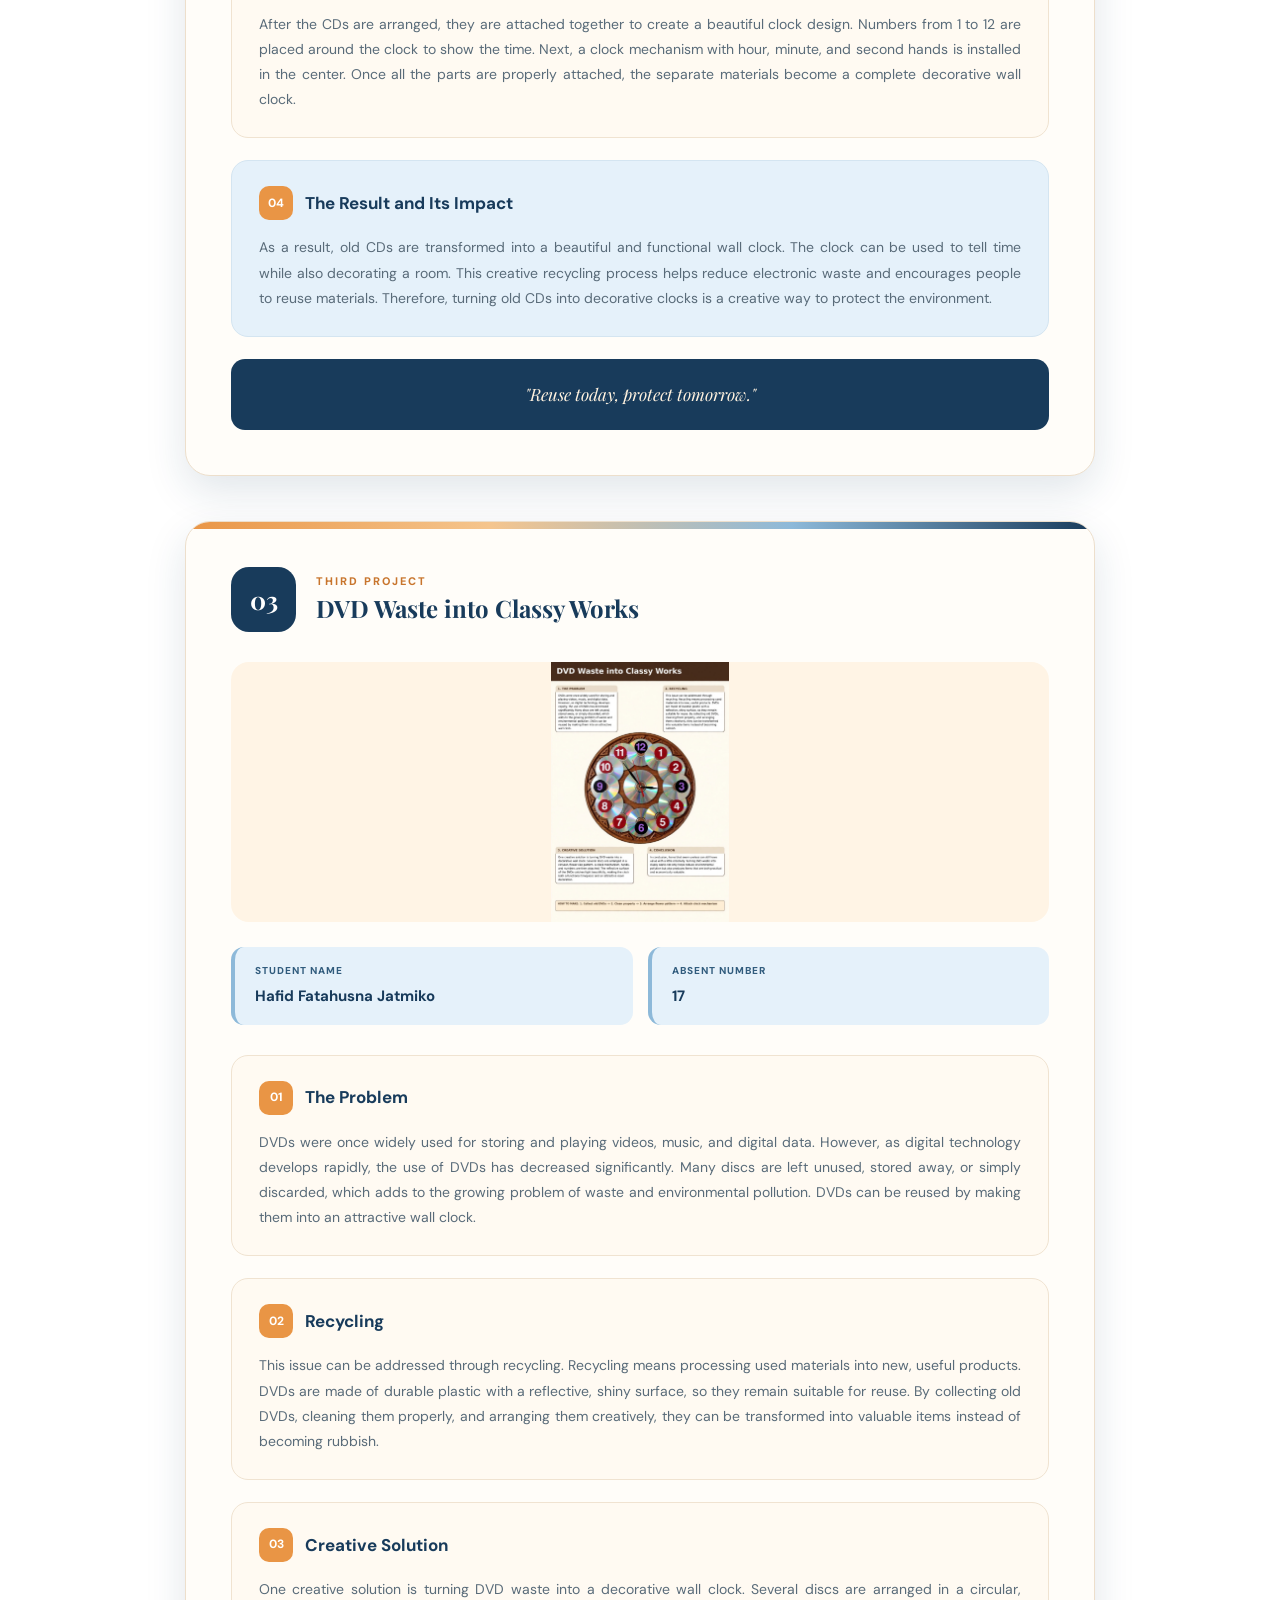
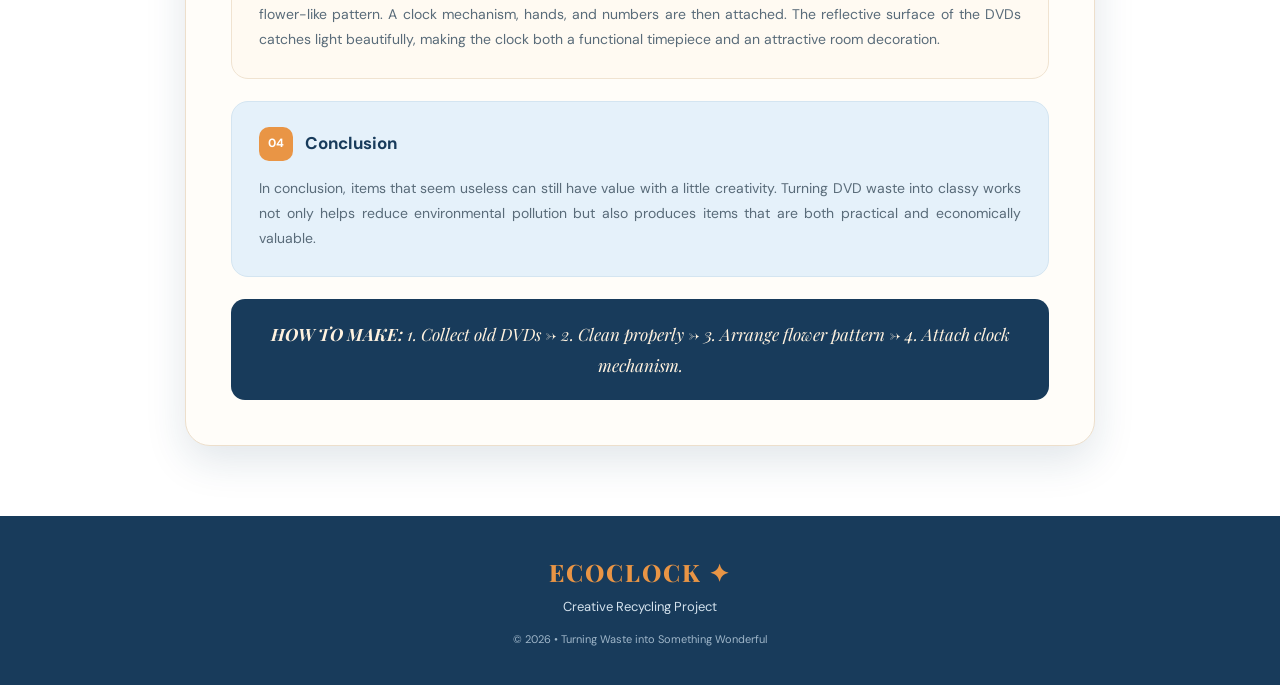
<file: inggris.html>
<!DOCTYPE html>
<html lang="en">
<head>
    <meta charset="UTF-8">
    <meta name="viewport" content="width=device-width, initial-scale=1.0">

    <title>EcoClock | Creative Recycling Project</title>

    <link rel="stylesheet" href="inggris.css">

    <!-- FONT AWESOME -->
    <link rel="stylesheet"
    href="https://cdnjs.cloudflare.com/ajax/libs/font-awesome/6.5.0/css/all.min.css">
</head>
<body>

    <!-- NAVBAR -->
    <nav class="navbar">
        <div class="logo">✦ ECO<span>CLOCK</span></div>

        <div class="nav-text">Creative Recycling Project</div>

        <!-- HOME BUTTON -->
        <a href="index.html" class="home-btn" title="Back to Home">
            <i class="fa-solid fa-house"></i>
        </a>
    </nav>


    <!-- HERO SECTION -->
    <header class="hero">
        <p class="tag">♻️ EcoCycle</p>

        <h1>
            Making a Report Text About a
            <br>
            Wall Clock <span>from Used DVDs</span>
        </h1>

        <p class="subtitle">
            Turning unused electronic materials into beautiful
            and useful decorations.
        </p>

        <a href="#projects" class="btn">Explore Project ↓</a>
    </header>


    <!-- PROJECTS SECTION -->
    <main class="container" id="projects">

        <!-- PROJECT 1: PURI -->
        <article class="project">

            <div class="project-header">
                <span class="number">01</span>

                <div>
                    <p class="small-title">FIRST PROJECT</p>
                    <h2>Making a Wall Clock from DVD</h2>
                </div>
            </div>

            <!-- PURI PHOTO -->
            <div class="member-photo">
                <img src="images/puriing.jpeg" alt="Puri Ayu Agustina">
            </div>

            <!-- STUDENT IDENTITY -->
            <div class="identity">
                <div>
                    <span>STUDENT NAME</span>
                    <p>Puri Ayu Agustina</p>
                </div>

                <div>
                    <span>ABSENT NUMBER</span>
                    <p>32</p>
                </div>
            </div>

            <!-- INTRODUCTION -->
            <section class="content-box">
                <h3><span>01</span> Introduction</h3>

                <p>
                    Electronic waste is one of the environmental problems
                    caused by the development of technology. Old DVDs are
                    often thrown away when they are no longer used. However,
                    DVDs still have materials that can be reused. One creative
                    way to recycle old DVDs is by transforming them into a
                    wall clock. This transformation shows how unused
                    electronic materials can become useful products.
                </p>
            </section>

            <!-- PREPARATION -->
            <section class="content-box">
                <h3><span>02</span> Preparation</h3>

                <p>
                    The transformation begins by preparing an unused DVD
                    and cleaning its surface from dust and dirt. After that,
                    the materials needed to make the clock are prepared,
                    such as a clock machine, clock hands, and batteries.
                    The DVD is used as the main body of the clock.
                </p>
            </section>

            <!-- ASSEMBLY PROCESS -->
            <section class="content-box">
                <h3><span>03</span> Assembly Process</h3>

                <p>
                    The clock machine is attached to the back of the DVD,
                    while the clock hands are installed on the front.
                    Numbers or other decorations can be added to make the
                    clock look more attractive. After all the parts are
                    properly installed, the battery is inserted into the
                    clock machine. The separate materials are then combined
                    into one complete wall clock.
                </p>
            </section>

            <!-- RESULT -->
            <section class="content-box result-box">
                <h3><span>04</span> Result</h3>

                <p>
                    As a result, an old DVD is transformed into a useful
                    and decorative wall clock. The product can be used to
                    show the time while also serving as a unique room
                    decoration. This transformation helps reduce electronic
                    waste and encourages people to reuse unused materials.
                    Therefore, turning old DVDs into wall clocks is a
                    creative way to support environmental sustainability.
                </p>
            </section>

            <div class="quote">
                "Small creative actions can make a big difference
                for our environment."
            </div>

        </article>


        <!-- PROJECT 2: AZKA -->
        <article class="project">

            <div class="project-header">
                <span class="number">02</span>

                <div>
                    <p class="small-title">SECOND PROJECT</p>
                    <h2>How Old CDs Are Transformed into a Decorative Wall Clock</h2>
                </div>
            </div>

            <!-- AZKA PHOTO -->
            <div class="member-photo">
                <img src="images/azkaing.jpeg" alt="Azka">
            </div>

            <!-- STUDENT IDENTITY -->
            <div class="identity">
                <div>
                    <span>STUDENT NAME</span>
                    <p>Azka Ilham Alkalifi Daryanto Putra</p>
                </div>

                <div>
                    <span>ABSENT NUMBER</span>
                    <p>08</p>
                </div>
            </div>

            <!-- GENERAL STATEMENT -->
            <section class="content-box">
                <h3><span>01</span> General Statement</h3>

                <p>
                    Electronic waste is one of the environmental problems
                    caused by the increasing use of technology. Old CDs are
                    often thrown away because they are no longer used.
                    However, CDs can still be reused to create useful and
                    creative products. One example is transforming old CDs
                    into a decorative wall clock. This transformation shows
                    how waste materials can become valuable products.
                </p>
            </section>

            <!-- TRANSFORMATION PROCESS -->
            <section class="content-box">
                <h3><span>02</span> The Transformation Process</h3>

                <p>
                    The transformation begins by collecting unused CDs and
                    cleaning them from dust and dirt. The CDs are then
                    prepared and arranged in a circular pattern to form the
                    shape of a clock. Some materials, such as cardboard or
                    other supporting materials, may be used to strengthen
                    the structure. The original function of the CDs changes
                    from storing digital data into becoming decorative
                    materials.
                </p>
            </section>

            <!-- FORMATION -->
            <section class="content-box">
                <h3><span>03</span> The Formation of a New Product</h3>

                <p>
                    After the CDs are arranged, they are attached together
                    to create a beautiful clock design. Numbers from 1 to 12
                    are placed around the clock to show the time. Next, a
                    clock mechanism with hour, minute, and second hands is
                    installed in the center. Once all the parts are properly
                    attached, the separate materials become a complete
                    decorative wall clock.
                </p>
            </section>

            <!-- RESULT -->
            <section class="content-box result-box">
                <h3><span>04</span> The Result and Its Impact</h3>

                <p>
                    As a result, old CDs are transformed into a beautiful
                    and functional wall clock. The clock can be used to tell
                    time while also decorating a room. This creative
                    recycling process helps reduce electronic waste and
                    encourages people to reuse materials. Therefore,
                    turning old CDs into decorative clocks is a creative
                    way to protect the environment.
                </p>
            </section>

            <div class="quote">
                "Reuse today, protect tomorrow."
            </div>

        </article>


        <!-- PROJECT 3: HAFID -->
        <article class="project">

            <div class="project-header">
                <span class="number">03</span>

                <div>
                    <p class="small-title">THIRD PROJECT</p>
                    <h2>DVD Waste into Classy Works</h2>
                </div>
            </div>

            <!-- HAFID PHOTO -->
            <div class="member-photo">
                <img src="images/HFDingrs.jpeg" alt="Hafid">
            </div>

            <!-- STUDENT IDENTITY -->
            <div class="identity">
                <div>
                    <span>STUDENT NAME</span>
                    <p>Hafid Fatahusna Jatmiko</p>
                </div>

                <div>
                    <span>ABSENT NUMBER</span>
                    <p>17</p>
                </div>
            </div>

            <!-- THE PROBLEM -->
            <section class="content-box">
                <h3><span>01</span> The Problem</h3>

                <p>
                    DVDs were once widely used for storing and playing videos,
                    music, and digital data. However, as digital technology
                    develops rapidly, the use of DVDs has decreased significantly.
                    Many discs are left unused, stored away, or simply discarded,
                    which adds to the growing problem of waste and environmental
                    pollution. DVDs can be reused by making them into an attractive
                    wall clock.
                </p>
            </section>

            <!-- RECYCLING -->
            <section class="content-box">
                <h3><span>02</span> Recycling</h3>

                <p>
                    This issue can be addressed through recycling. Recycling means
                    processing used materials into new, useful products. DVDs are
                    made of durable plastic with a reflective, shiny surface, so
                    they remain suitable for reuse. By collecting old DVDs,
                    cleaning them properly, and arranging them creatively, they
                    can be transformed into valuable items instead of becoming
                    rubbish.
                </p>
            </section>

            <!-- CREATIVE SOLUTION -->
            <section class="content-box">
                <h3><span>03</span> Creative Solution</h3>

                <p>
                    One creative solution is turning DVD waste into a decorative
                    wall clock. Several discs are arranged in a circular,
                    flower-like pattern. A clock mechanism, hands, and numbers
                    are then attached. The reflective surface of the DVDs catches
                    light beautifully, making the clock both a functional
                    timepiece and an attractive room decoration.
                </p>
            </section>

            <!-- CONCLUSION -->
            <section class="content-box result-box">
                <h3><span>04</span> Conclusion</h3>

                <p>
                    In conclusion, items that seem useless can still have value
                    with a little creativity. Turning DVD waste into classy works
                    not only helps reduce environmental pollution but also
                    produces items that are both practical and economically
                    valuable.
                </p>
            </section>

            <!-- HOW TO MAKE -->
            <div class="quote">
                <strong>HOW TO MAKE:</strong>
                1. Collect old DVDs -&gt;
                2. Clean properly -&gt;
                3. Arrange flower pattern -&gt;
                4. Attach clock mechanism.
            </div>

        </article>

    </main>


    <!-- FOOTER -->
    <footer>
        <div class="footer-logo">ECOCLOCK ✦</div>

        <p>Creative Recycling Project</p>

        <p class="copyright">
            © 2026 • Turning Waste into Something Wonderful
        </p>
    </footer>

</body>
</html>
</file>
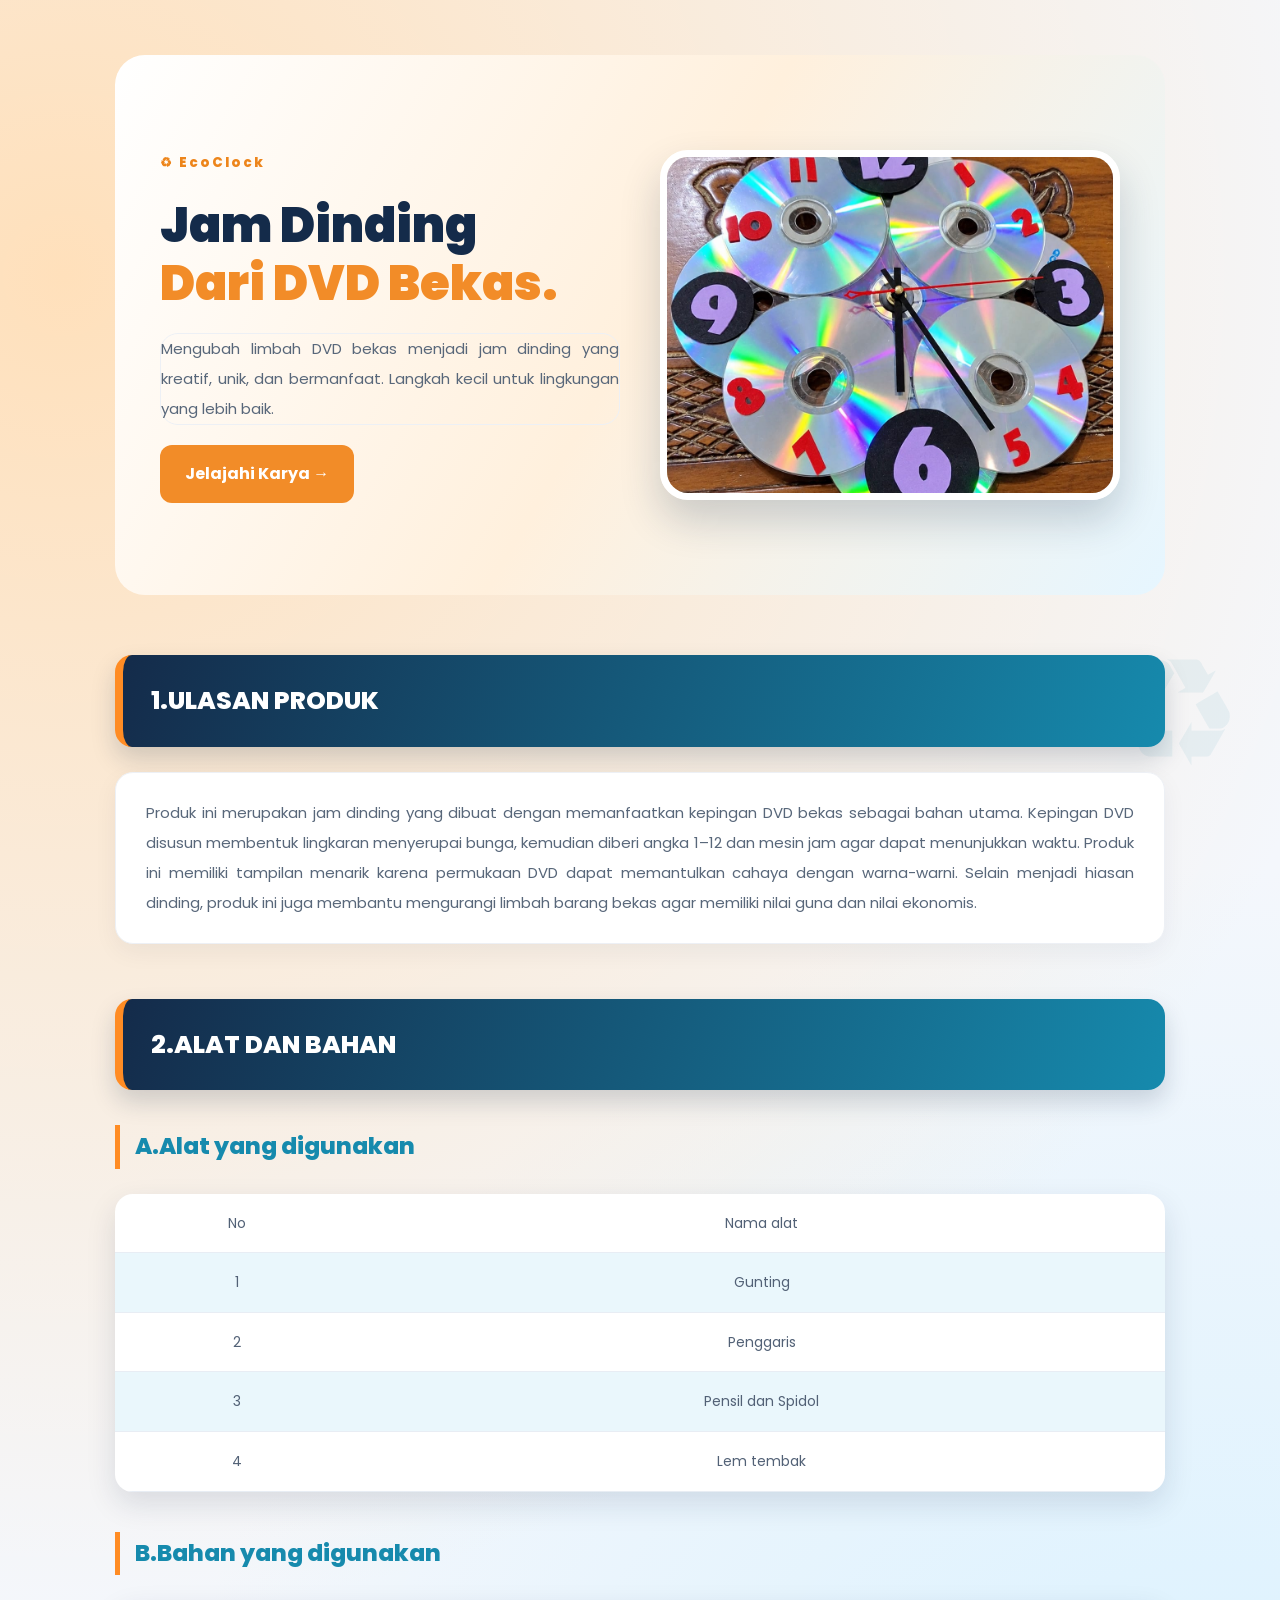
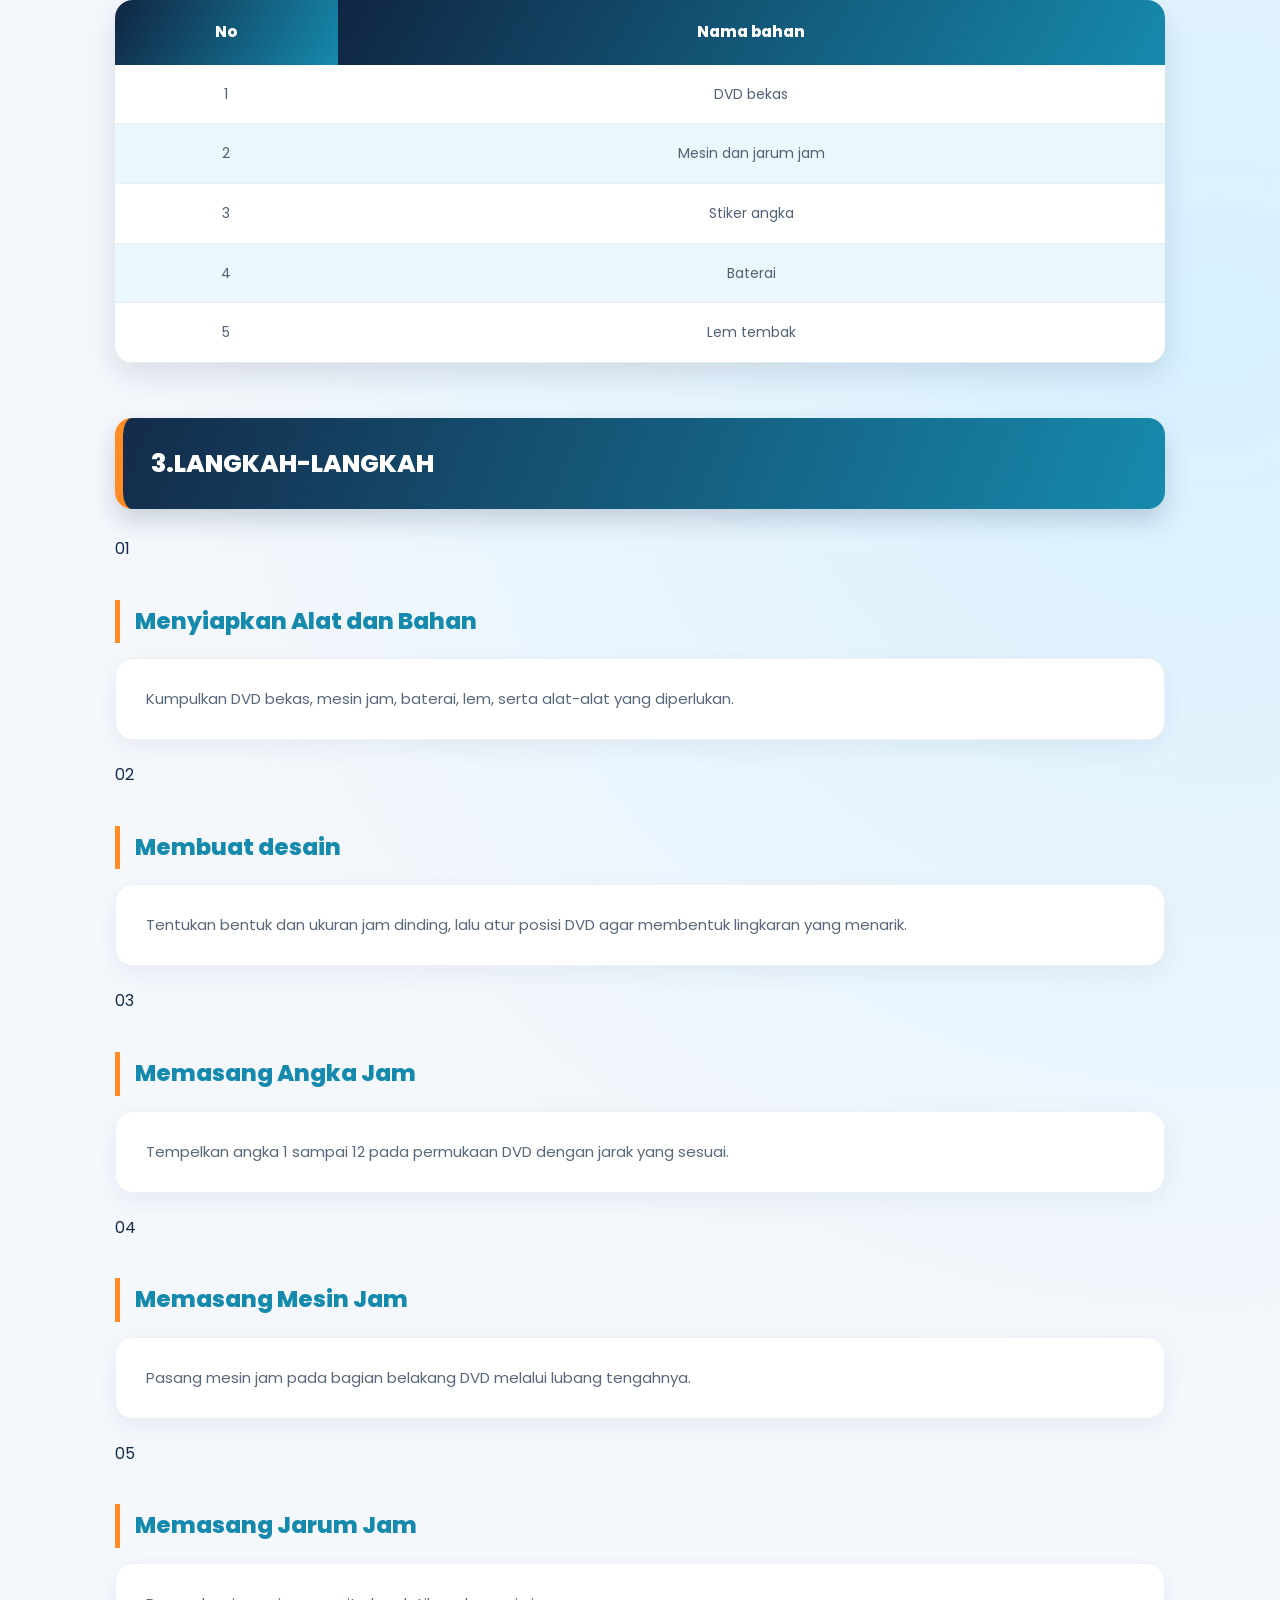
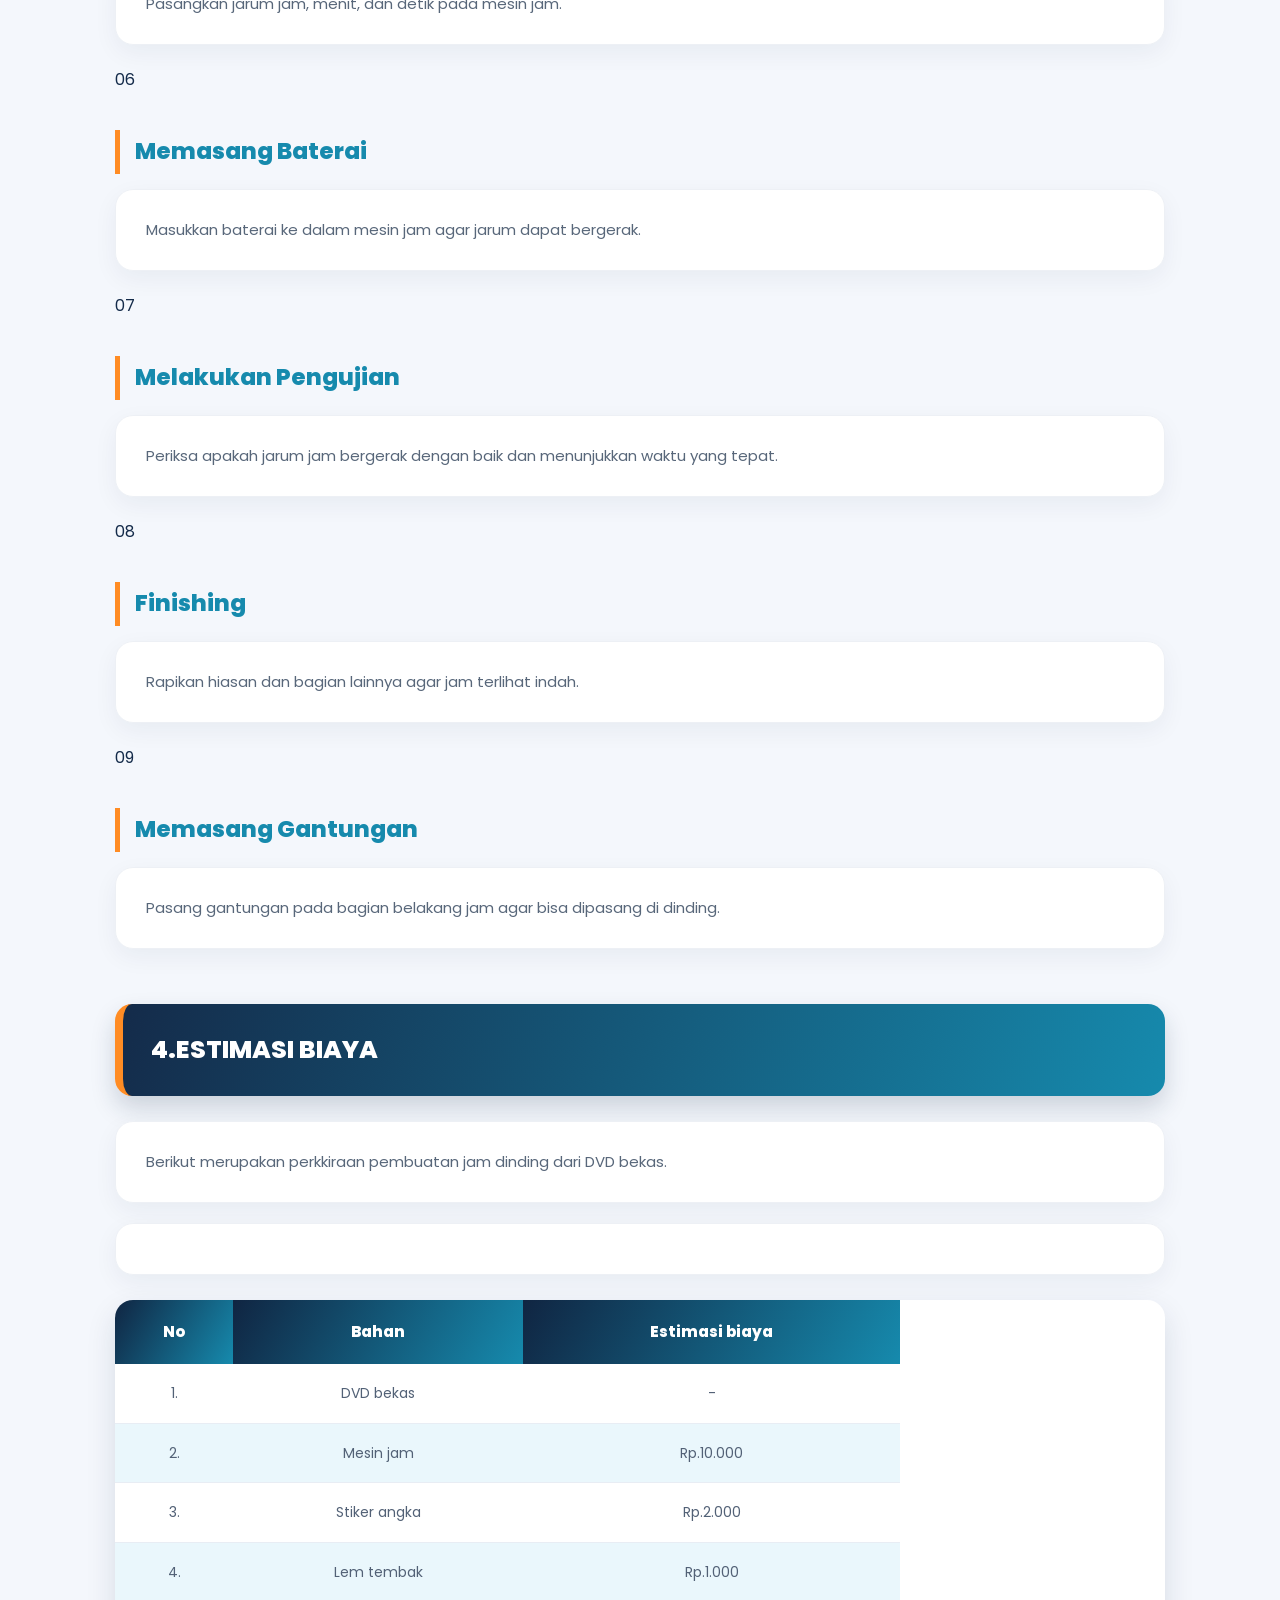
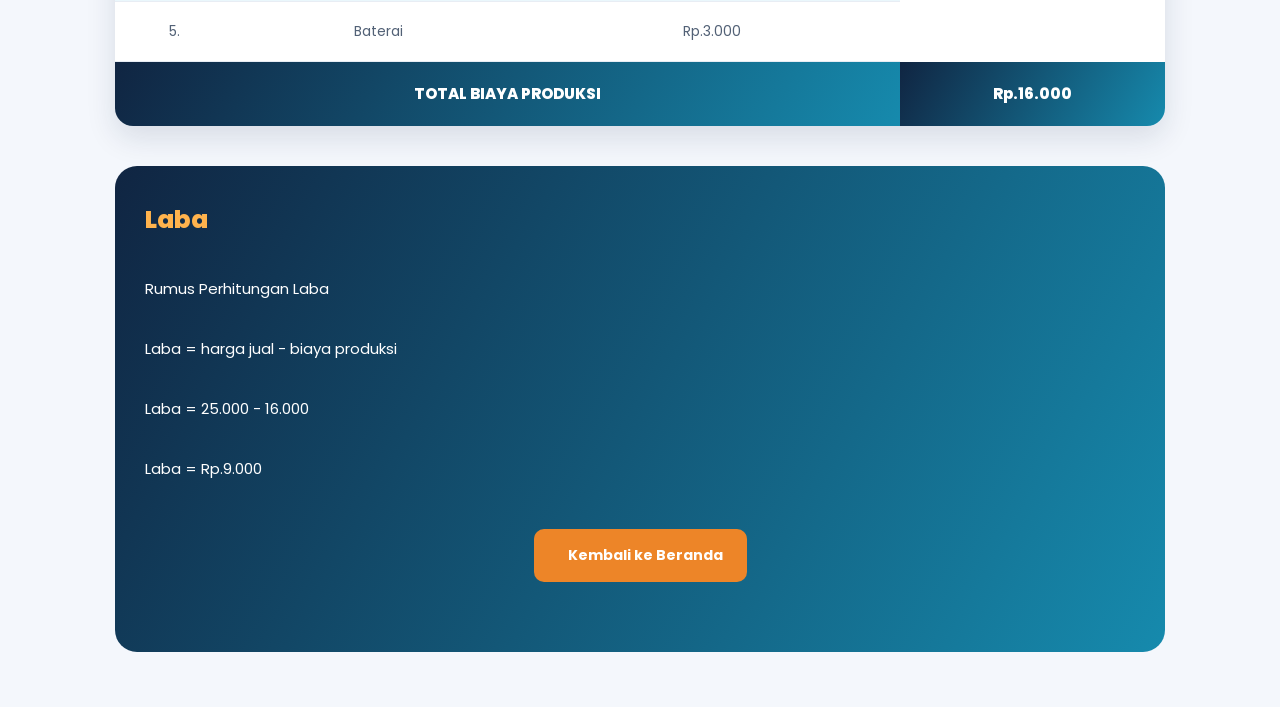
<file: jam.html>
<!DOCTYPE html>
<html lang="en">
<head>
    <meta charset="UTF-8">
    <meta name="viewport" content="width=device-width, initial-scale=1.0">
    <title>Document</title>
    <link rel="stylesheet" href="jam.css">
</head>
<body>

<!-- BAGIAN PEMBUKA WEBSITE -->
<div class="hero">

    <div class="hero-content">
        <small>♻ EcoClock</small>

        <h1>
            Jam Dinding
            <span>Dari DVD Bekas.</span>
        </h1>

        <p>
            Mengubah limbah DVD bekas menjadi jam dinding
            yang kreatif, unik, dan bermanfaat.
            Langkah kecil untuk lingkungan yang lebih baik.
        </p>

        <a href="#materi" class="btn">
            Jelajahi Karya →
        </a>
    </div>

    <div class="hero-image">
        <img src="WhatsApp Image 2026-11-06 at 08.47.49.jpeg" alt="Jam DVD Bekas">
    </div>

</div>

<h3 id="materi">1.ULASAN PRODUK</h3>
   <p> Produk ini merupakan jam dinding yang dibuat dengan memanfaatkan kepingan DVD bekas sebagai bahan utama. Kepingan DVD disusun membentuk lingkaran menyerupai bunga, kemudian diberi angka 1–12 dan mesin jam agar dapat menunjukkan waktu.
   Produk ini memiliki tampilan menarik karena permukaan DVD dapat memantulkan cahaya dengan warna-warni. Selain menjadi hiasan dinding, produk ini juga membantu mengurangi limbah barang bekas agar memiliki nilai guna dan nilai ekonomis. </p>

<h3>2.ALAT DAN BAHAN</h3>

<h2>A.Alat yang digunakan</h2>
<table>
  <thead>
    <tr>
      <td>No</td>
      <td>Nama alat</td>
    </tr>
    <tr>
      <td>1</td>
      <td>Gunting</td>
    </tr>
    <tr>
      <td>2</td>
      <td>Penggaris</td>
    </tr>
    <tr>
      <td>3</td>
      <td>Pensil dan Spidol</td>
    </tr>
    <tr>
      <td>4</td>
      <td>Lem tembak</td>
    </tr>
  </thead>
</table>

<h2>B.Bahan yang digunakan</h2>
<table>
  <thead>
    <tr>
      <th>No</th>
      <th>Nama bahan</th>
    </tr>
  </thead>
  
  <tbody>
    <tr>
      <td>1</td>
      <td>DVD bekas</td>
    </tr>
    <tr>
      <td>2</td>
      <td>Mesin dan jarum jam</td>
    </tr>
    <tr>
      <td>3</td>
      <td>Stiker angka</td>
    </tr>
    <tr>
      <td>4</td>
      <td>Baterai</td>
    </tr>
    <tr>
      <td>5</td>
      <td>Lem tembak</td>
    </tr>

  </tbody>
</table>
 <!--C.Langkah-langkah-->
 <section class="langkah" id="langkah">
    <h3>3.LANGKAH-LANGKAH</h3>

    <div class="step-container">

        <div class="step-card">
            <span>01</span>
            <h2>Menyiapkan Alat dan Bahan</h2>
            <p>Kumpulkan DVD bekas, mesin jam, baterai, lem, serta alat-alat yang diperlukan.</p>
        </div>

        <div class="step-card">
            <span>02</span>
            <h2>Membuat desain</h2>
            <p>Tentukan bentuk dan ukuran jam dinding, lalu atur posisi DVD agar membentuk lingkaran yang menarik.</p>
        </div>

        <div class="step-card">
            <span>03</span>
            <h2>Memasang Angka Jam</h2>
            <p>Tempelkan angka 1 sampai 12 pada permukaan DVD dengan jarak yang sesuai.</p>
        </div>

        <div class="step-card">
            <span>04</span>
            <h2>Memasang Mesin Jam</h2>
            <p>Pasang mesin jam pada bagian belakang DVD melalui lubang tengahnya.</p>
        </div>

        <div class="step-card">
            <span>05</span>
            <h2>Memasang Jarum Jam</h2>
            <p>Pasangkan jarum jam, menit, dan detik pada mesin jam.</p>
        </div>

        <div class="step-card">
            <span>06</span>
            <h2>Memasang Baterai</h2>
            <p>Masukkan baterai ke dalam mesin jam agar jarum dapat bergerak.</p>
        </div>

        <div class="step-card">
            <span>07</span>
            <h2>Melakukan Pengujian</h2>
            <p>Periksa apakah jarum jam bergerak dengan baik dan menunjukkan waktu yang tepat.</p>
        </div>

        <div class="step-card">
            <span>08</span>
            <h2>Finishing</h2>
            <p>Rapikan hiasan dan bagian lainnya agar jam terlihat indah.</p>
        </div>

        <div class="step-card">
            <span>09</span>
            <h2>Memasang Gantungan</h2>
            <p>Pasang gantungan pada bagian belakang jam agar bisa dipasang di dinding.</p>
        </div>

    </div>
</section>

<h3>4.ESTIMASI BIAYA</h3>
<p>
  Berikut merupakan perkkiraan pembuatan jam dinding dari DVD bekas.
<p>
<table>
  <thead>
    <tr>
      <th>No</th>
      <th>Bahan</th>
      <th>Estimasi biaya</th>
    </tr>
  </thead>
  <tbody>
    <tr>
    <td>1.</td>
    <td>DVD bekas</td>
    <td>-</td>
    </tr>

    <tr>
      <td>2.</td>
      <td>Mesin jam</td>
      <td>Rp.10.000</td>
    </tr>

    <tr>
      <td>3.</td>
      <td>Stiker angka</td>
      <td>Rp.2.000</td>
    </tr>

    <tr>
      <td>4.</td>
      <td>Lem tembak</td>
      <td>Rp.1.000</td>
    </tr>

    <tr>
      <td>5.</td>
      <td>Baterai</td>
      <td>Rp.3.000</td>
    </tr>

    <tr>
      <th colspan="3">TOTAL BIAYA PRODUKSI</th>
      <th>Rp.16.000</th>
    </tr>
  </tbody>
</table>

<div class="total-box">
      <h3>Laba</h3>
      <p>Rumus Perhitungan Laba </p>
      <p> Laba = harga jual - biaya produksi</p>
      <p> Laba = 25.000 - 16.000 </p>
      <p> Laba = Rp.9.000</p>  
      <a href="index.html" class="back-home">
    <i class="fas fa-arrow-left"></i>
    Kembali ke Beranda
</a>      
</body>
</head>
</file>
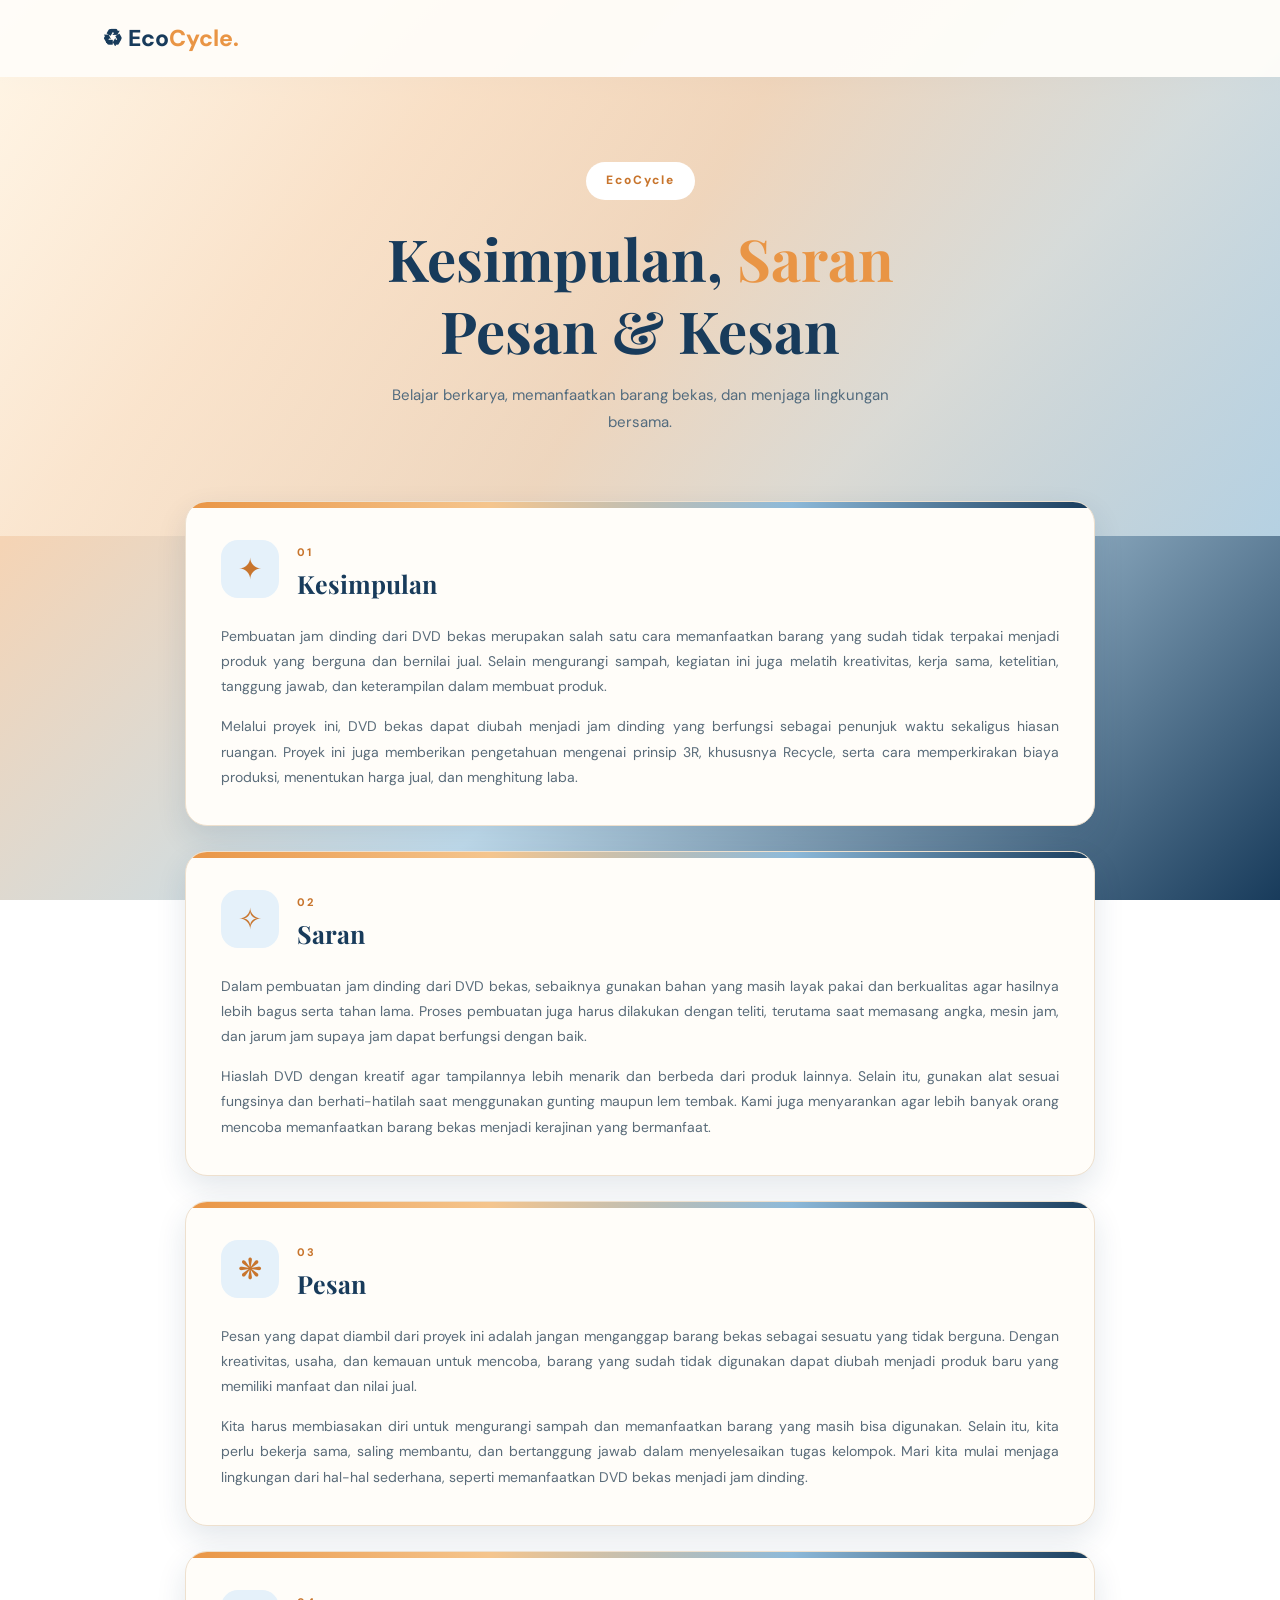
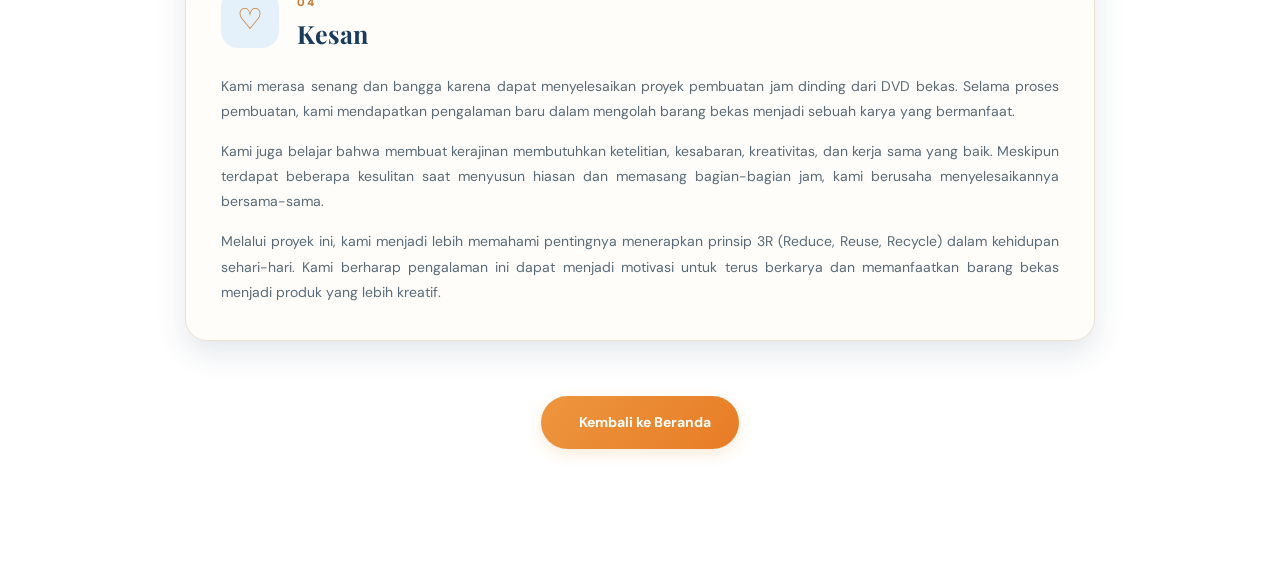
<file: kesimpulan.html>
<!DOCTYPE html>
<html lang="id">
<head>
    <meta charset="UTF-8">
    <meta name="viewport" content="width=device-width, initial-scale=1.0">
    <title>Penutup Proyek EcoCycle</title>
    <link rel="stylesheet" href="kesimpulan.css">
</head>
<body>
    <nav class="navbar">
        <div class="logo">♻ Eco<span>Cycle.</span></div>
    </nav>

    <section class="hero">
        <span class="label">EcoCycle</span>
        <h1>Kesimpulan, <span>Saran</span><br>Pesan & Kesan</h1>
        <p>
            Belajar berkarya, memanfaatkan barang bekas,
            dan menjaga lingkungan bersama.
        </p>
    </section>

    <main class="container">

        <!-- KESIMPULAN -->
        <article class="card">
            <div class="card-heading">
                <div class="icon">✦</div>
                <div>
                    <span class="number">01</span>
                    <h2>Kesimpulan</h2>
                </div>
            </div>

            <p>
                Pembuatan jam dinding dari DVD bekas merupakan salah satu
                cara memanfaatkan barang yang sudah tidak terpakai menjadi
                produk yang berguna dan bernilai jual. Selain mengurangi
                sampah, kegiatan ini juga melatih kreativitas, kerja sama,
                ketelitian, tanggung jawab, dan keterampilan dalam membuat
                produk.
            </p>

            <p>
                Melalui proyek ini, DVD bekas dapat diubah menjadi jam
                dinding yang berfungsi sebagai penunjuk waktu sekaligus
                hiasan ruangan. Proyek ini juga memberikan pengetahuan
                mengenai prinsip 3R, khususnya Recycle, serta cara
                memperkirakan biaya produksi, menentukan harga jual,
                dan menghitung laba.
            </p>
        </article>

        <!-- SARAN -->
        <article class="card">
            <div class="card-heading">
                <div class="icon">✧</div>
                <div>
                    <span class="number">02</span>
                    <h2>Saran</h2>
                </div>
            </div>

            <p>
                Dalam pembuatan jam dinding dari DVD bekas, sebaiknya
                gunakan bahan yang masih layak pakai dan berkualitas agar
                hasilnya lebih bagus serta tahan lama. Proses pembuatan
                juga harus dilakukan dengan teliti, terutama saat memasang
                angka, mesin jam, dan jarum jam supaya jam dapat berfungsi
                dengan baik.
            </p>

            <p>
                Hiaslah DVD dengan kreatif agar tampilannya lebih menarik
                dan berbeda dari produk lainnya. Selain itu, gunakan alat
                sesuai fungsinya dan berhati-hatilah saat menggunakan
                gunting maupun lem tembak. Kami juga menyarankan agar
                lebih banyak orang mencoba memanfaatkan barang bekas
                menjadi kerajinan yang bermanfaat.
            </p>
        </article>

        <!-- PESAN -->
        <article class="card">
            <div class="card-heading">
                <div class="icon">❋</div>
                <div>
                    <span class="number">03</span>
                    <h2>Pesan</h2>
                </div>
            </div>

            <p>
                Pesan yang dapat diambil dari proyek ini adalah jangan
                menganggap barang bekas sebagai sesuatu yang tidak berguna.
                Dengan kreativitas, usaha, dan kemauan untuk mencoba,
                barang yang sudah tidak digunakan dapat diubah menjadi
                produk baru yang memiliki manfaat dan nilai jual.
            </p>

            <p>
                Kita harus membiasakan diri untuk mengurangi sampah dan
                memanfaatkan barang yang masih bisa digunakan. Selain itu,
                kita perlu bekerja sama, saling membantu, dan bertanggung
                jawab dalam menyelesaikan tugas kelompok. Mari kita mulai
                menjaga lingkungan dari hal-hal sederhana, seperti
                memanfaatkan DVD bekas menjadi jam dinding.
            </p>
        </article>

        <!-- KESAN -->
        <article class="card">
            <div class="card-heading">
                <div class="icon">♡</div>
                <div>
                    <span class="number">04</span>
                    <h2>Kesan</h2>
                </div>
            </div>

            <p>
                Kami merasa senang dan bangga karena dapat menyelesaikan
                proyek pembuatan jam dinding dari DVD bekas. Selama proses
                pembuatan, kami mendapatkan pengalaman baru dalam
                mengolah barang bekas menjadi sebuah karya yang bermanfaat.
            </p>

            <p>
                Kami juga belajar bahwa membuat kerajinan membutuhkan
                ketelitian, kesabaran, kreativitas, dan kerja sama yang
                baik. Meskipun terdapat beberapa kesulitan saat menyusun
                hiasan dan memasang bagian-bagian jam, kami berusaha
                menyelesaikannya bersama-sama.
            </p>

            <p>
                Melalui proyek ini, kami menjadi lebih memahami pentingnya
                menerapkan prinsip 3R (Reduce, Reuse, Recycle) dalam
                kehidupan sehari-hari. Kami berharap pengalaman ini dapat
                menjadi motivasi untuk terus berkarya dan memanfaatkan
                barang bekas menjadi produk yang lebih kreatif.
            </p>
        </article>
        <!-- TOMBOL KEMBALI KE BERANDA -->
<div class="back-home-container">
    <a href="index.html" class="back-home">
        <i class="fas fa-arrow-left"></i>
        Kembali ke Beranda
    </a>
</div>
        

    </main>

    
</body>
</html>
</file>
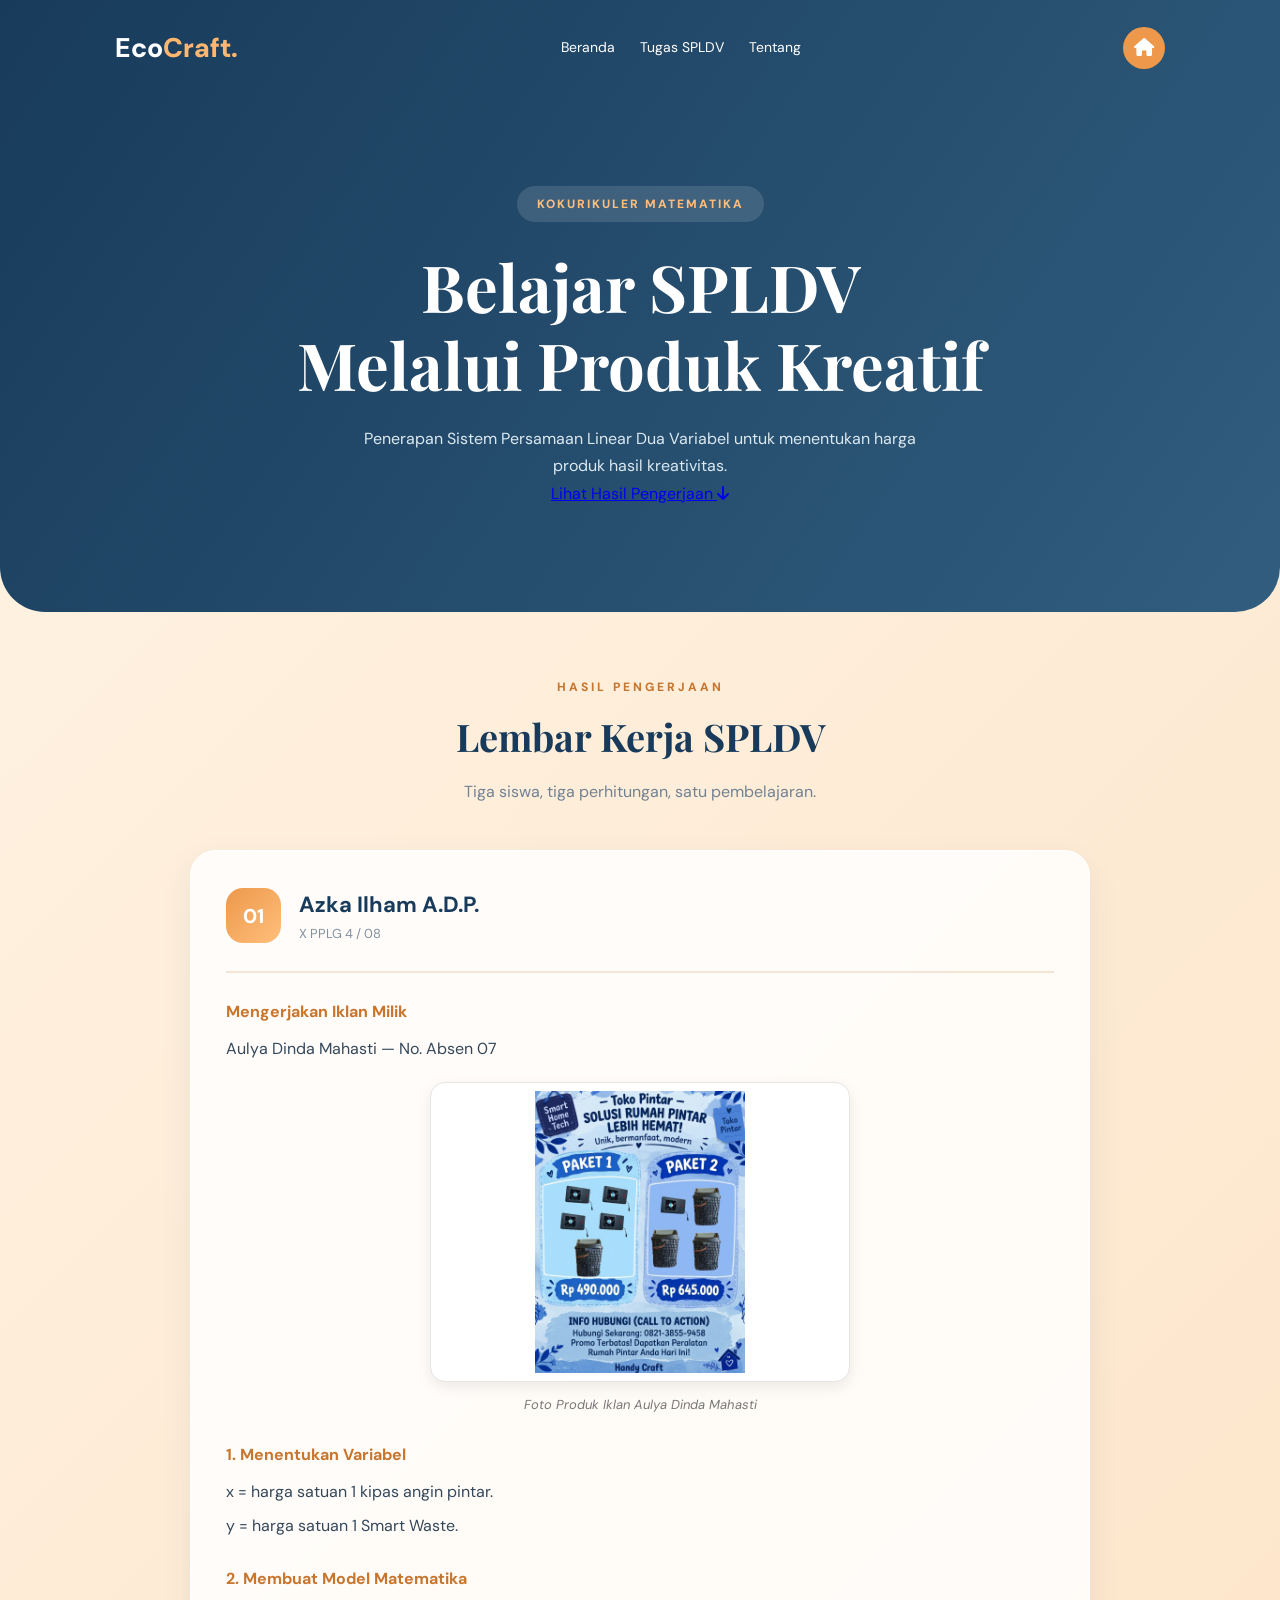
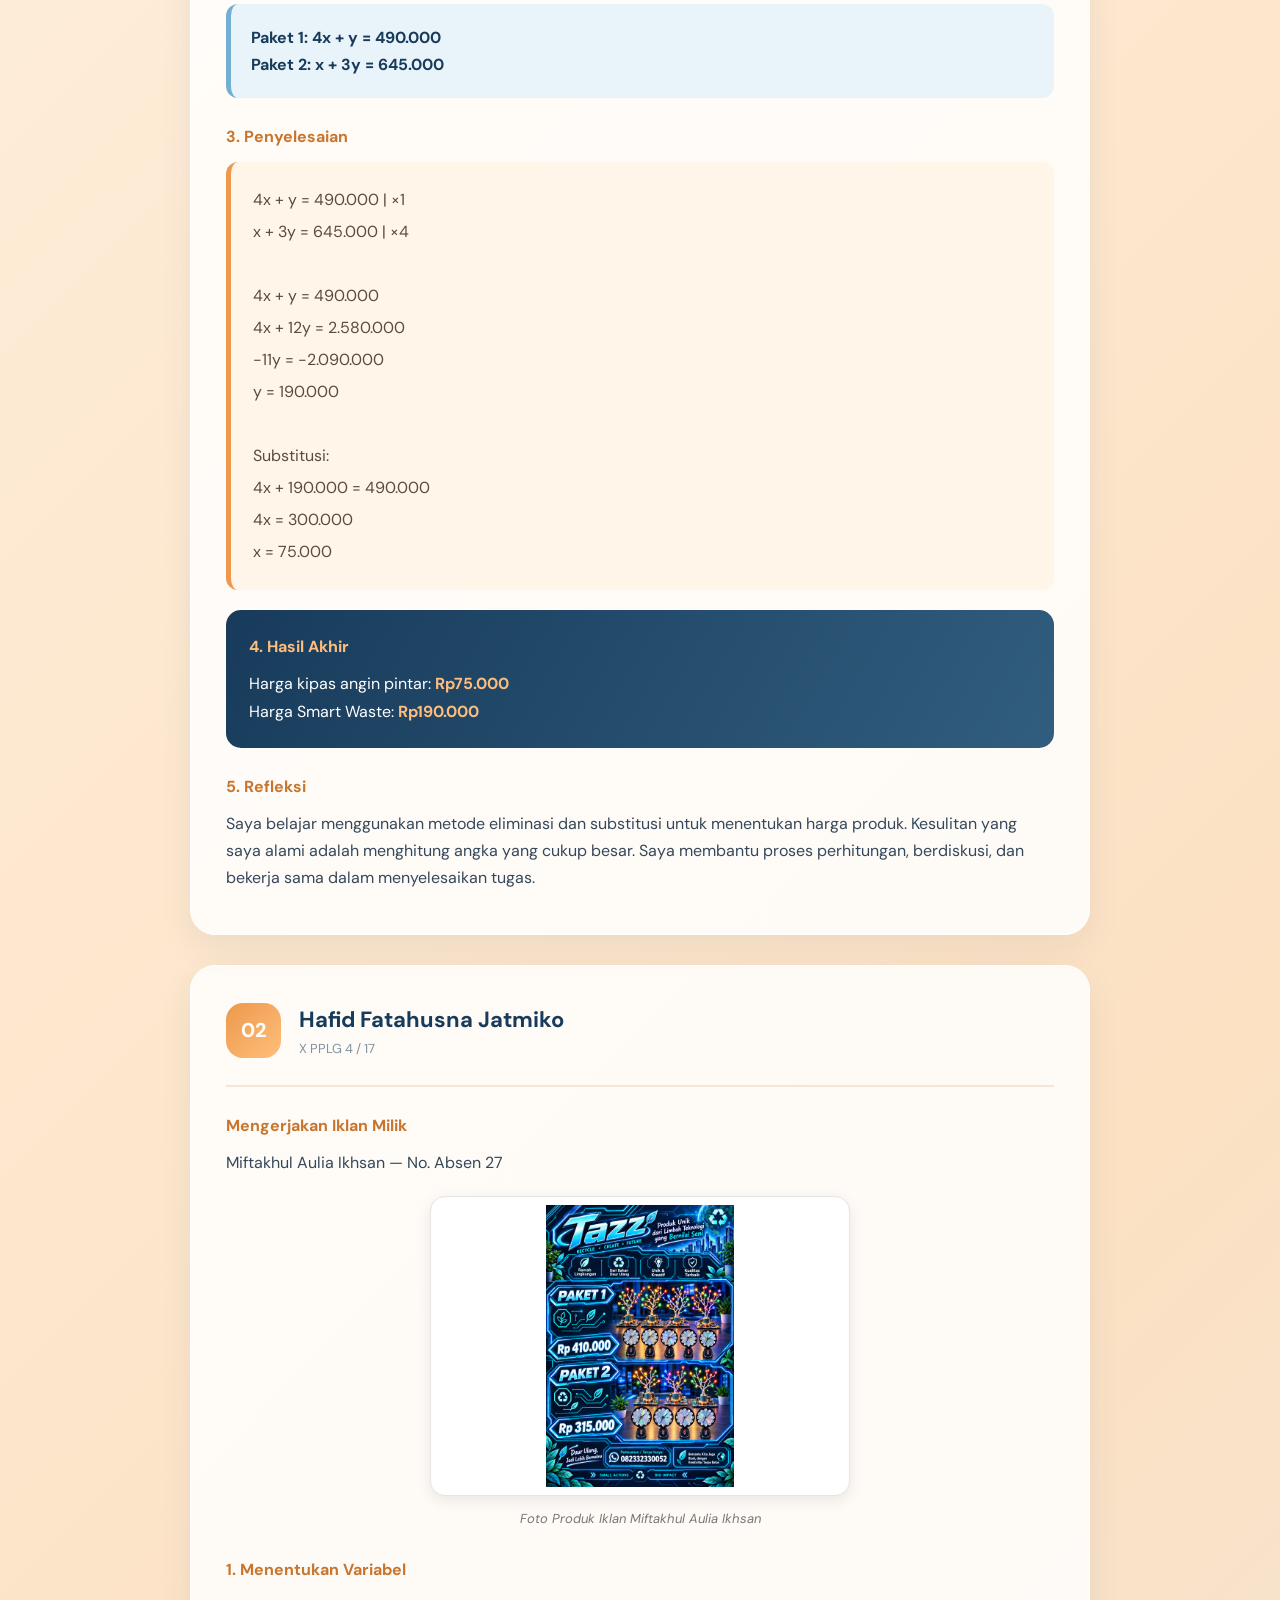
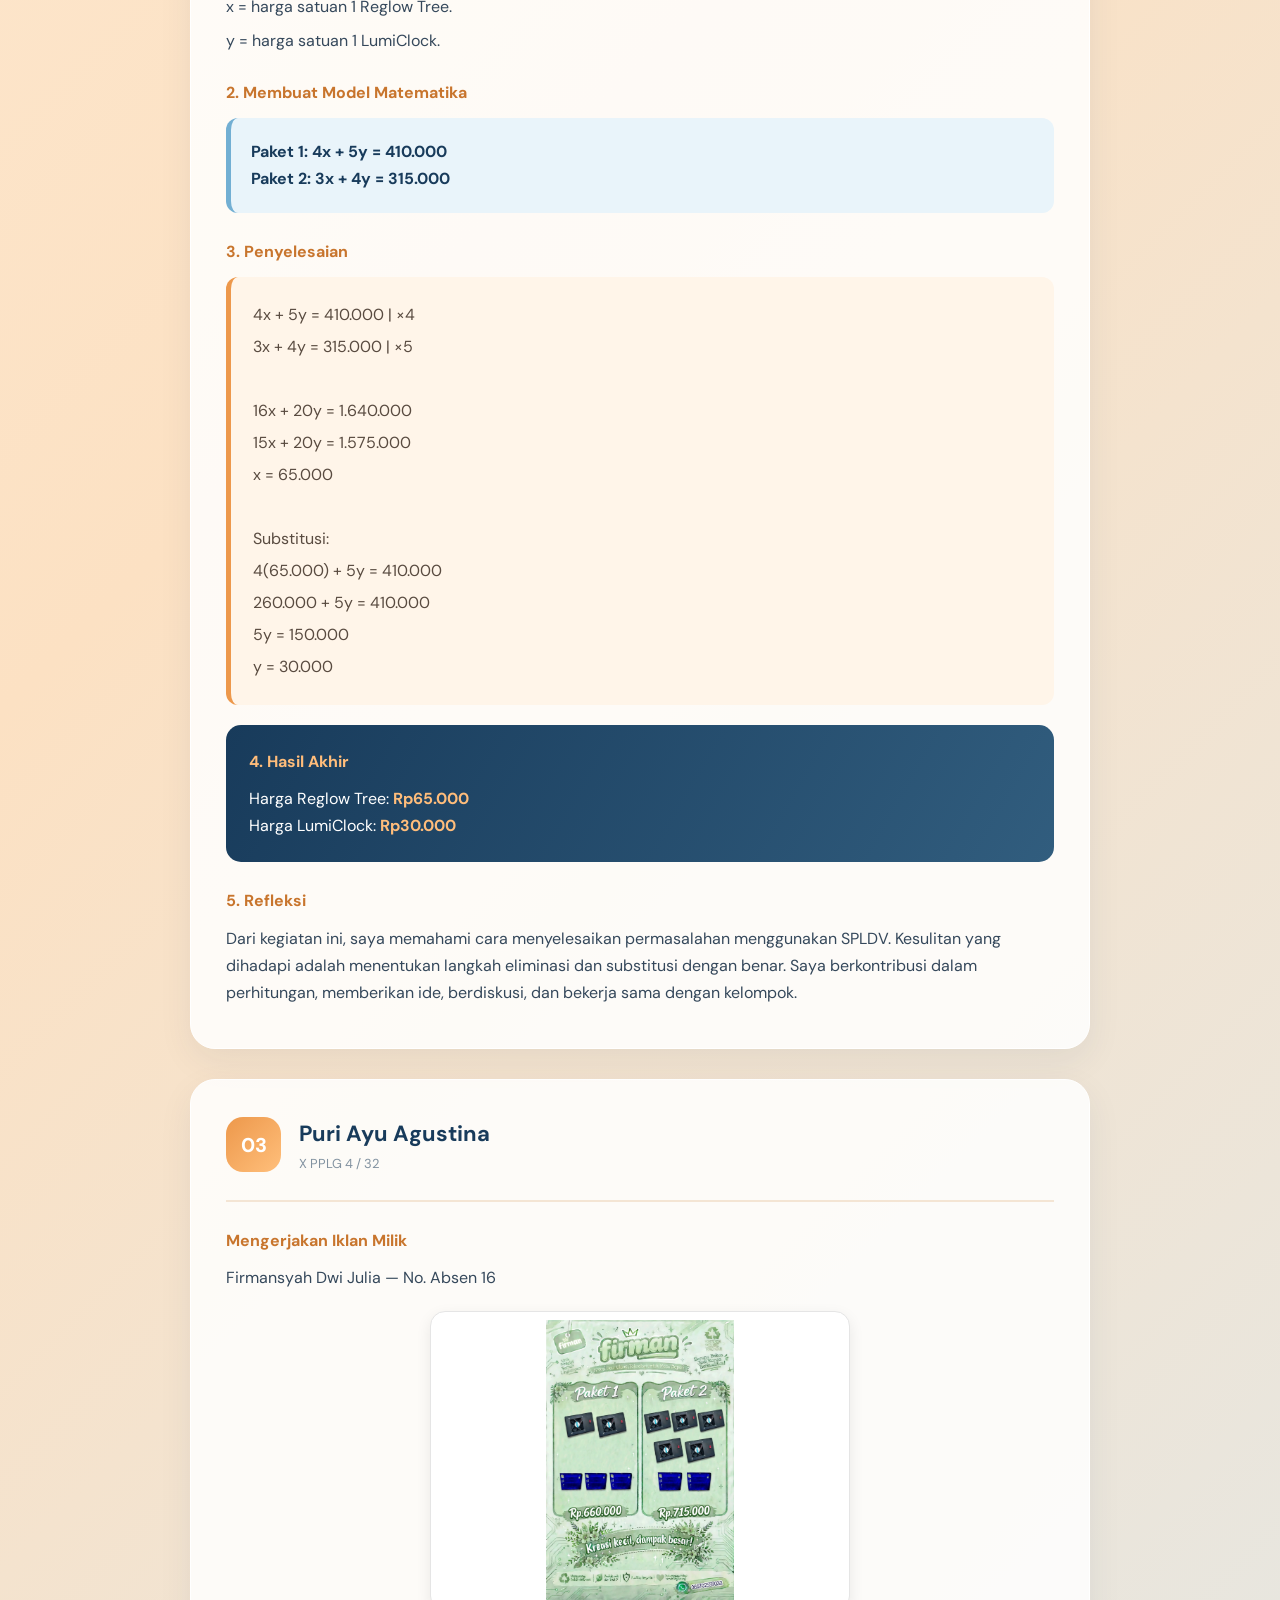
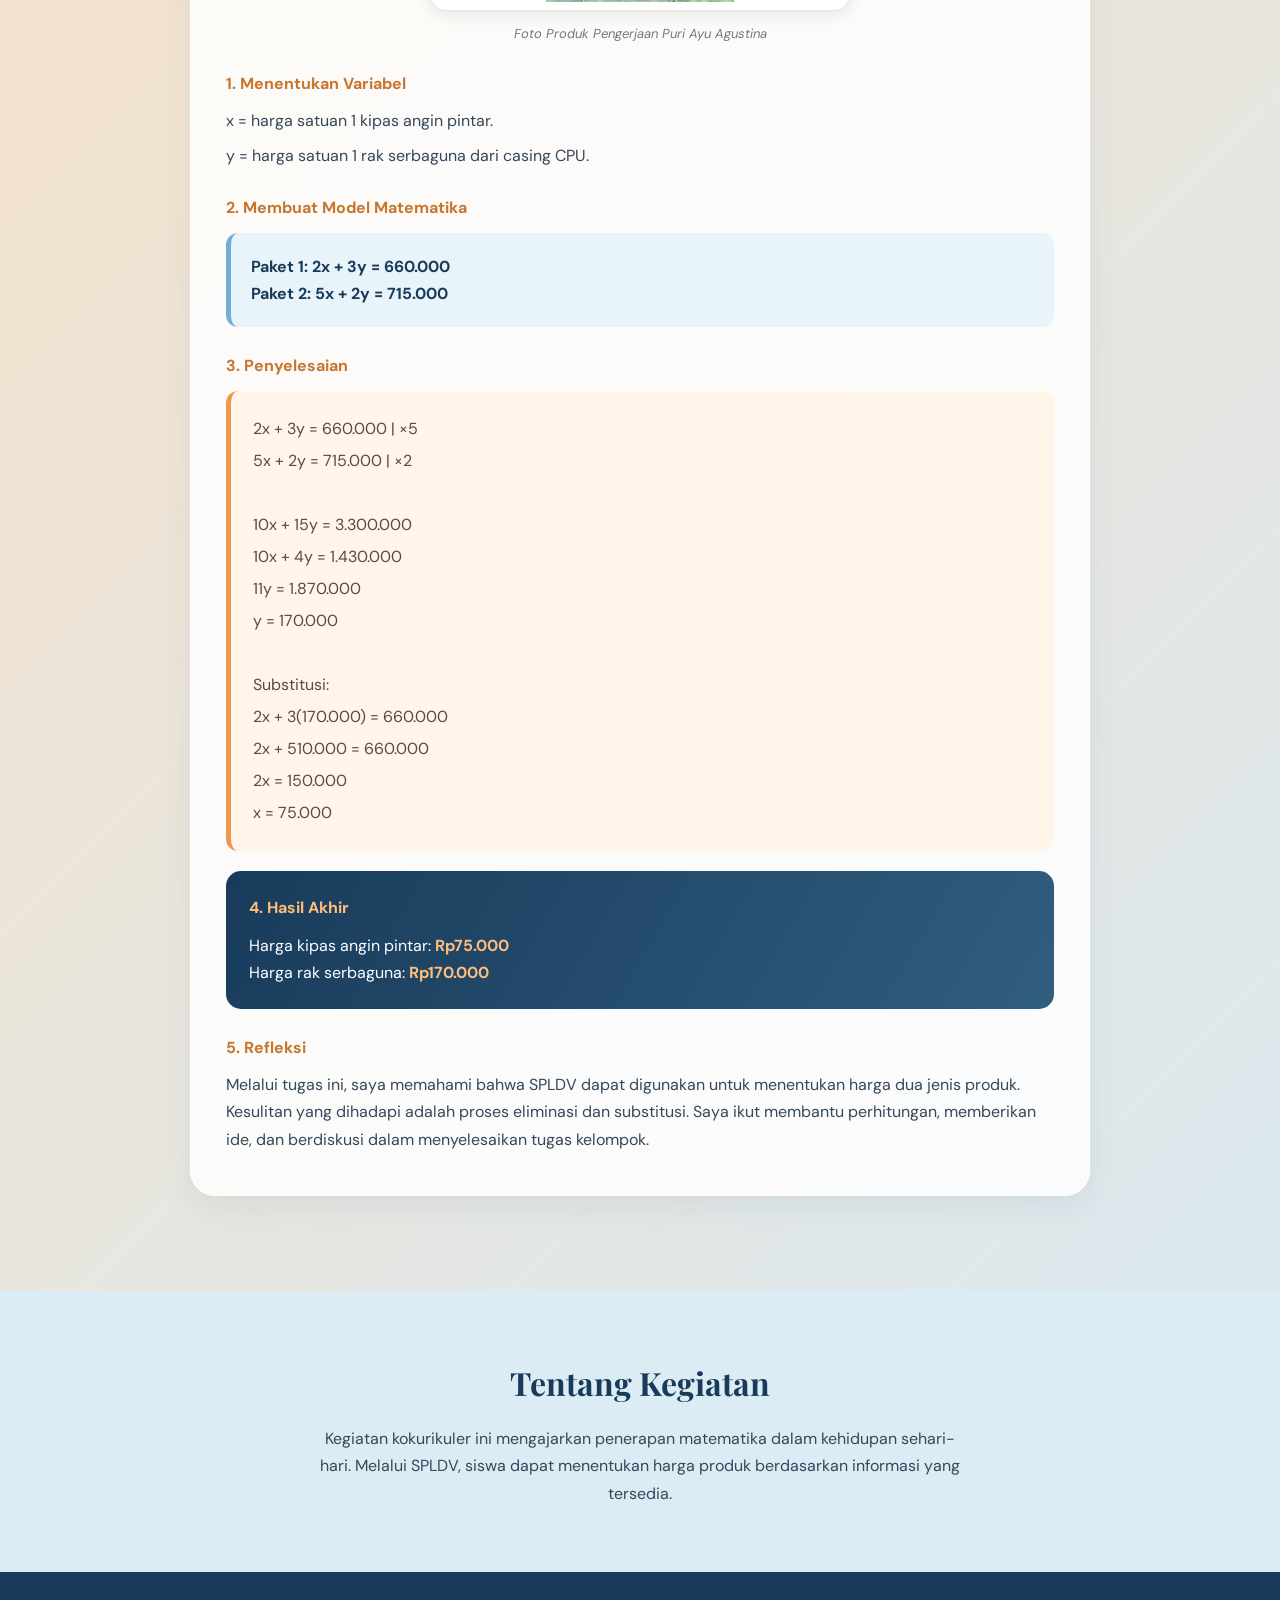
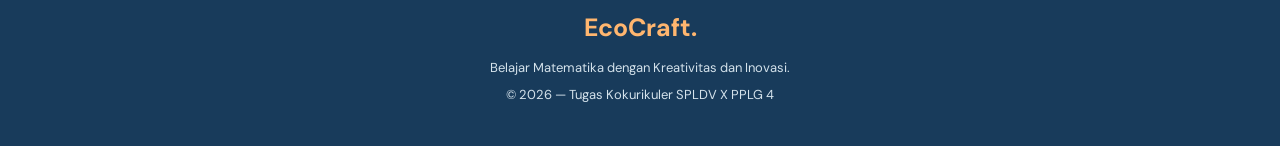
<file: matematika.html>
<!DOCTYPE html>
<html lang="id">

<head>
    <meta charset="UTF-8">
    <meta name="viewport" content="width=device-width, initial-scale=1.0">

    <title>Tugas Kokurikuler SPLDV</title>

    <link rel="stylesheet" href="matematika.css">

    <!-- FONT AWESOME -->
    <link rel="stylesheet"
        href="https://cdnjs.cloudflare.com/ajax/libs/font-awesome/6.5.1/css/all.min.css">
</head>

<body>

    <!-- HEADER -->
    <header id="beranda">

        <!-- NAVBAR -->
        <nav>
            <h2>Eco<span>Craft.</span></h2>

            <div class="nav-links">
                <a href="#beranda">Beranda</a>
                <a href="#tugas">Tugas SPLDV</a>
                <a href="#tentang">Tentang</a>
            </div>

            <!-- HOME BUTTON -->
            <a href="index.html" class="home-btn"
                title="Kembali ke Halaman Utama">
                <i class="fa-solid fa-house"></i>
            </a>
        </nav>

        <!-- HERO -->
        <section class="hero">

            <p class="tag">KOKURIKULER MATEMATIKA</p>

            <h1>
                Belajar SPLDV<br>
                Melalui Produk Kreatif
            </h1>

            <p>
                Penerapan Sistem Persamaan Linear Dua Variabel
                untuk menentukan harga produk hasil kreativitas.
            </p>

            <a href="#tugas" class="hero-button">
                Lihat Hasil Pengerjaan
                <i class="fa-solid fa-arrow-down"></i>
            </a>

        </section>

    </header>


    <!-- MAIN -->
    <main id="tugas">

        <!-- JUDUL -->
        <div class="judul">

            <p>HASIL PENGERJAAN</p>

            <h2>Lembar Kerja SPLDV</h2>

            <span>
                Tiga siswa, tiga perhitungan, satu pembelajaran.
            </span>

        </div>


        <!-- ======================== -->
        <!-- AZKA -->
        <!-- ======================== -->

        <section class="card">

            <div class="card-title">

                <span class="number">01</span>

                <div>
                    <h2>Azka Ilham A.D.P.</h2>
                    <p>X PPLG 4 / 08</p>
                </div>

            </div>


            <p class="info"><b>Mengerjakan Iklan Milik</b></p>

            <p>Aulya Dinda Mahasti — No. Absen 07</p>


            <!-- FOTO PRODUK AZKA -->
            <div class="product-photo">

                <img src="images/azkamtk.jpeg"
                    alt="Foto produk iklan Aulya Dinda Mahasti">

                <span>Foto Produk Iklan Aulya Dinda Mahasti</span>

            </div>


            <p class="info"><b>1. Menentukan Variabel</b></p>

            <p>x = harga satuan 1 kipas angin pintar.</p>
            <p>y = harga satuan 1 Smart Waste.</p>


            <p class="info"><b>2. Membuat Model Matematika</b></p>

            <div class="rumus">
                Paket 1: 4x + y = 490.000<br>
                Paket 2: x + 3y = 645.000
            </div>


            <p class="info"><b>3. Penyelesaian</b></p>

            <div class="hitung">

                4x + y = 490.000 | ×1<br>
                x + 3y = 645.000 | ×4<br><br>

                4x + y = 490.000<br>
                4x + 12y = 2.580.000<br>

                -11y = -2.090.000<br>
                y = 190.000<br><br>

                Substitusi:<br>

                4x + 190.000 = 490.000<br>
                4x = 300.000<br>
                x = 75.000

            </div>


            <div class="result">

                <b>4. Hasil Akhir</b>

                <p>
                    Harga kipas angin pintar:
                    <strong>Rp75.000</strong>
                </p>

                <p>
                    Harga Smart Waste:
                    <strong>Rp190.000</strong>
                </p>

            </div>


            <p class="info"><b>5. Refleksi</b></p>

            <p>
                Saya belajar menggunakan metode eliminasi dan substitusi
                untuk menentukan harga produk. Kesulitan yang saya alami
                adalah menghitung angka yang cukup besar. Saya membantu
                proses perhitungan, berdiskusi, dan bekerja sama dalam
                menyelesaikan tugas.
            </p>

        </section>



        <!-- ======================== -->
        <!-- HAFID -->
        <!-- ======================== -->

        <section class="card">

            <div class="card-title">

                <span class="number">02</span>

                <div>
                    <h2>Hafid Fatahusna Jatmiko</h2>
                    <p>X PPLG 4 / 17</p>
                </div>

            </div>


            <p class="info"><b>Mengerjakan Iklan Milik</b></p>

            <p>Miftakhul Aulia Ikhsan — No. Absen 27</p>


            <!-- FOTO PRODUK HAFID -->
            <div class="product-photo">

                <img src="images/hfdmtk.jpeg"
                    alt="Foto produk iklan Miftakhul Aulia Ikhsan">

                <span>Foto Produk Iklan Miftakhul Aulia Ikhsan</span>

            </div>


            <p class="info"><b>1. Menentukan Variabel</b></p>

            <p>x = harga satuan 1 Reglow Tree.</p>
            <p>y = harga satuan 1 LumiClock.</p>


            <p class="info"><b>2. Membuat Model Matematika</b></p>

            <div class="rumus">
                Paket 1: 4x + 5y = 410.000<br>
                Paket 2: 3x + 4y = 315.000
            </div>


            <p class="info"><b>3. Penyelesaian</b></p>

            <div class="hitung">

                4x + 5y = 410.000 | ×4<br>
                3x + 4y = 315.000 | ×5<br><br>

                16x + 20y = 1.640.000<br>
                15x + 20y = 1.575.000<br>

                x = 65.000<br><br>

                Substitusi:<br>

                4(65.000) + 5y = 410.000<br>
                260.000 + 5y = 410.000<br>
                5y = 150.000<br>
                y = 30.000

            </div>


            <div class="result">

                <b>4. Hasil Akhir</b>

                <p>
                    Harga Reglow Tree:
                    <strong>Rp65.000</strong>
                </p>

                <p>
                    Harga LumiClock:
                    <strong>Rp30.000</strong>
                </p>

            </div>


            <p class="info"><b>5. Refleksi</b></p>

            <p>
                Dari kegiatan ini, saya memahami cara menyelesaikan
                permasalahan menggunakan SPLDV. Kesulitan yang dihadapi
                adalah menentukan langkah eliminasi dan substitusi dengan
                benar. Saya berkontribusi dalam perhitungan, memberikan ide,
                berdiskusi, dan bekerja sama dengan kelompok.
            </p>

        </section>



        <!-- ======================== -->
        <!-- PURI -->
        <!-- ======================== -->

        <section class="card">

            <div class="card-title">

                <span class="number">03</span>

                <div>
                    <h2>Puri Ayu Agustina</h2>
                    <p>X PPLG 4 / 32</p>
                </div>

            </div>


            <p class="info"><b>Mengerjakan Iklan Milik</b></p>

            <p>Firmansyah Dwi Julia — No. Absen 16</p>


            <!-- FOTO PRODUK PURI -->
            <div class="product-photo">

                <img src="images/purimtk.jpeg"
                    alt="Foto produk pada tugas Puri Ayu Agustina">

                <span>Foto Produk Pengerjaan Puri Ayu Agustina</span>

            </div>


            <p class="info"><b>1. Menentukan Variabel</b></p>

            <p>x = harga satuan 1 kipas angin pintar.</p>
            <p>y = harga satuan 1 rak serbaguna dari casing CPU.</p>


            <p class="info"><b>2. Membuat Model Matematika</b></p>

            <div class="rumus">
                Paket 1: 2x + 3y = 660.000<br>
                Paket 2: 5x + 2y = 715.000
            </div>


            <p class="info"><b>3. Penyelesaian</b></p>

            <div class="hitung">

                2x + 3y = 660.000 | ×5<br>
                5x + 2y = 715.000 | ×2<br><br>

                10x + 15y = 3.300.000<br>
                10x + 4y = 1.430.000<br>

                11y = 1.870.000<br>
                y = 170.000<br><br>

                Substitusi:<br>

                2x + 3(170.000) = 660.000<br>
                2x + 510.000 = 660.000<br>
                2x = 150.000<br>
                x = 75.000

            </div>


            <div class="result">

                <b>4. Hasil Akhir</b>

                <p>
                    Harga kipas angin pintar:
                    <strong>Rp75.000</strong>
                </p>

                <p>
                    Harga rak serbaguna:
                    <strong>Rp170.000</strong>
                </p>

            </div>


            <p class="info"><b>5. Refleksi</b></p>

            <p>
                Melalui tugas ini, saya memahami bahwa SPLDV dapat digunakan
                untuk menentukan harga dua jenis produk. Kesulitan yang
                dihadapi adalah proses eliminasi dan substitusi. Saya ikut
                membantu perhitungan, memberikan ide, dan berdiskusi dalam
                menyelesaikan tugas kelompok.
            </p>

        </section>

    </main>



    <!-- TENTANG KEGIATAN -->
    <section class="tentang" id="tentang">

        <h2>Tentang Kegiatan</h2>

        <p>
            Kegiatan kokurikuler ini mengajarkan penerapan matematika
            dalam kehidupan sehari-hari. Melalui SPLDV, siswa dapat
            menentukan harga produk berdasarkan informasi yang tersedia.
        </p>

    </section>



    <!-- FOOTER -->
    <footer>

        <h3>EcoCraft.</h3>

        <p>
            Belajar Matematika dengan Kreativitas dan Inovasi.
        </p>

        <p>
            © 2026 — Tugas Kokurikuler SPLDV X PPLG 4
        </p>

    </footer>


</body>
</html>
</file>
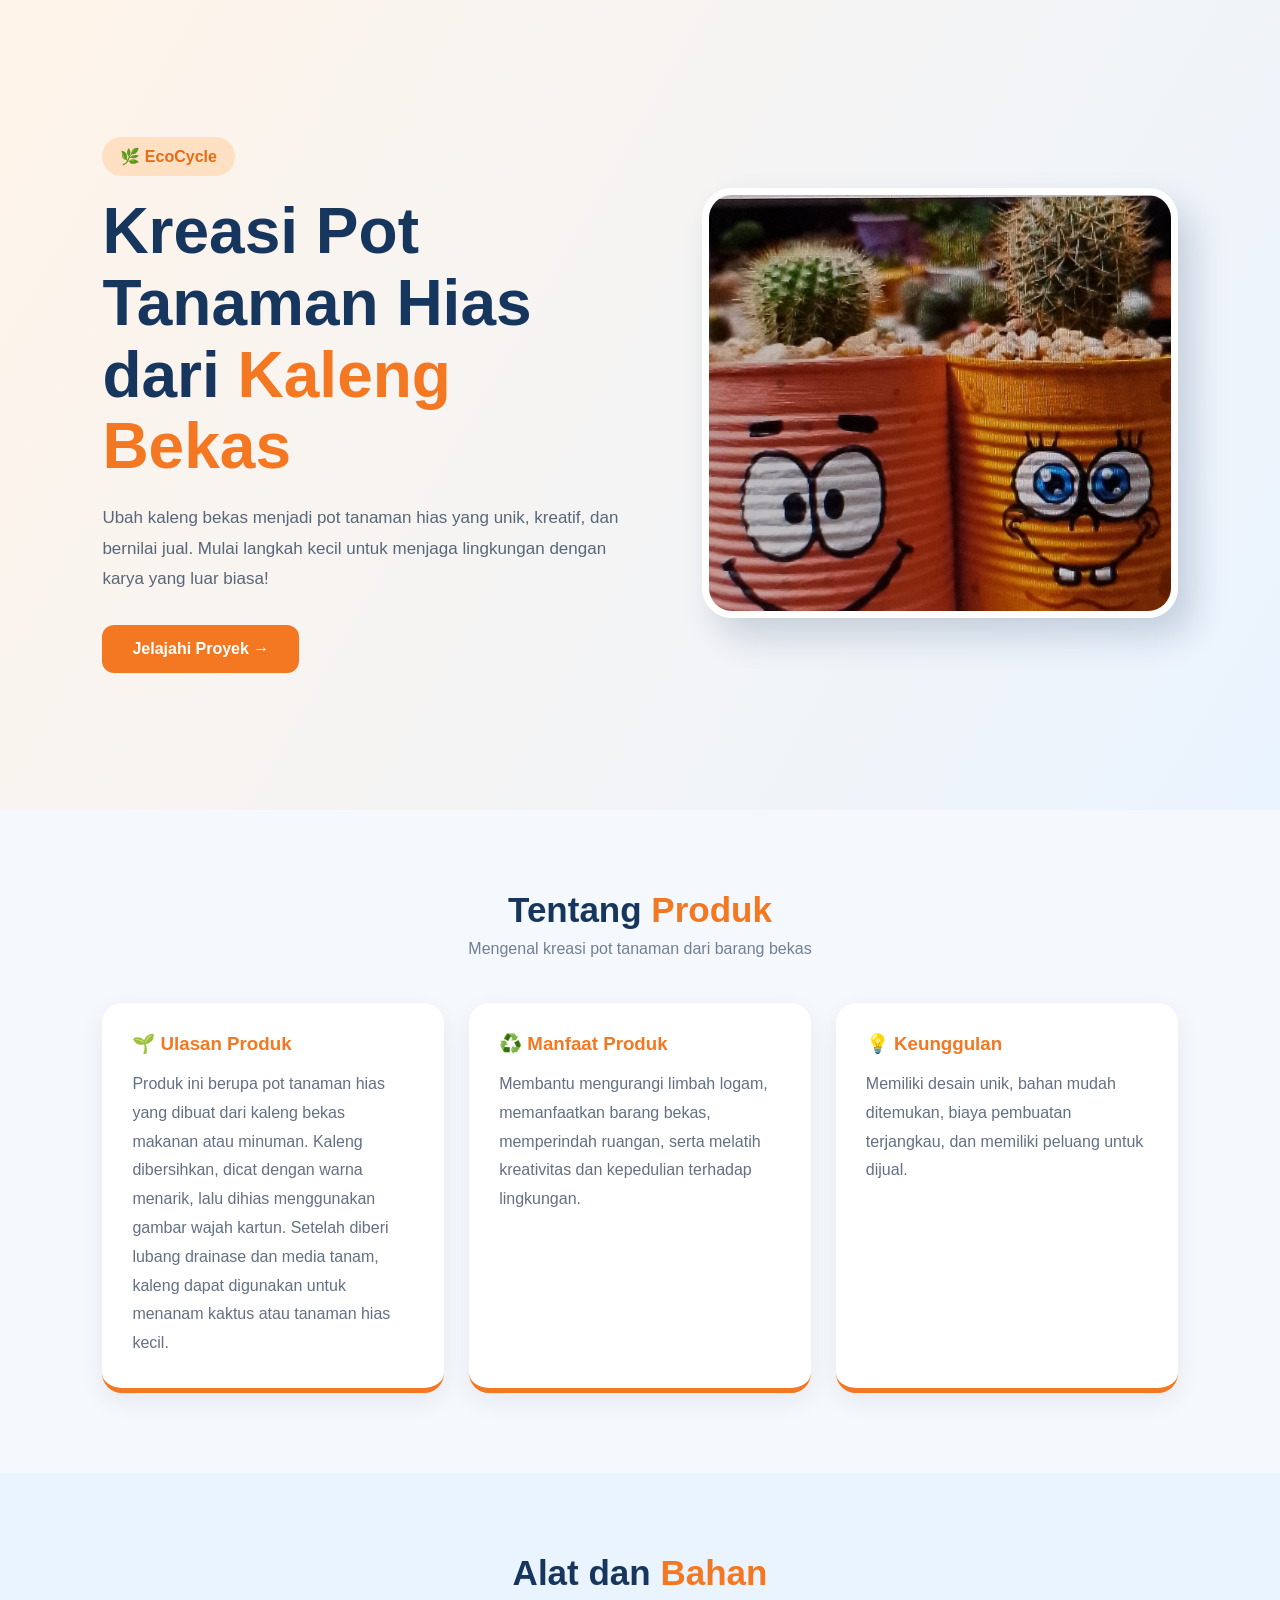
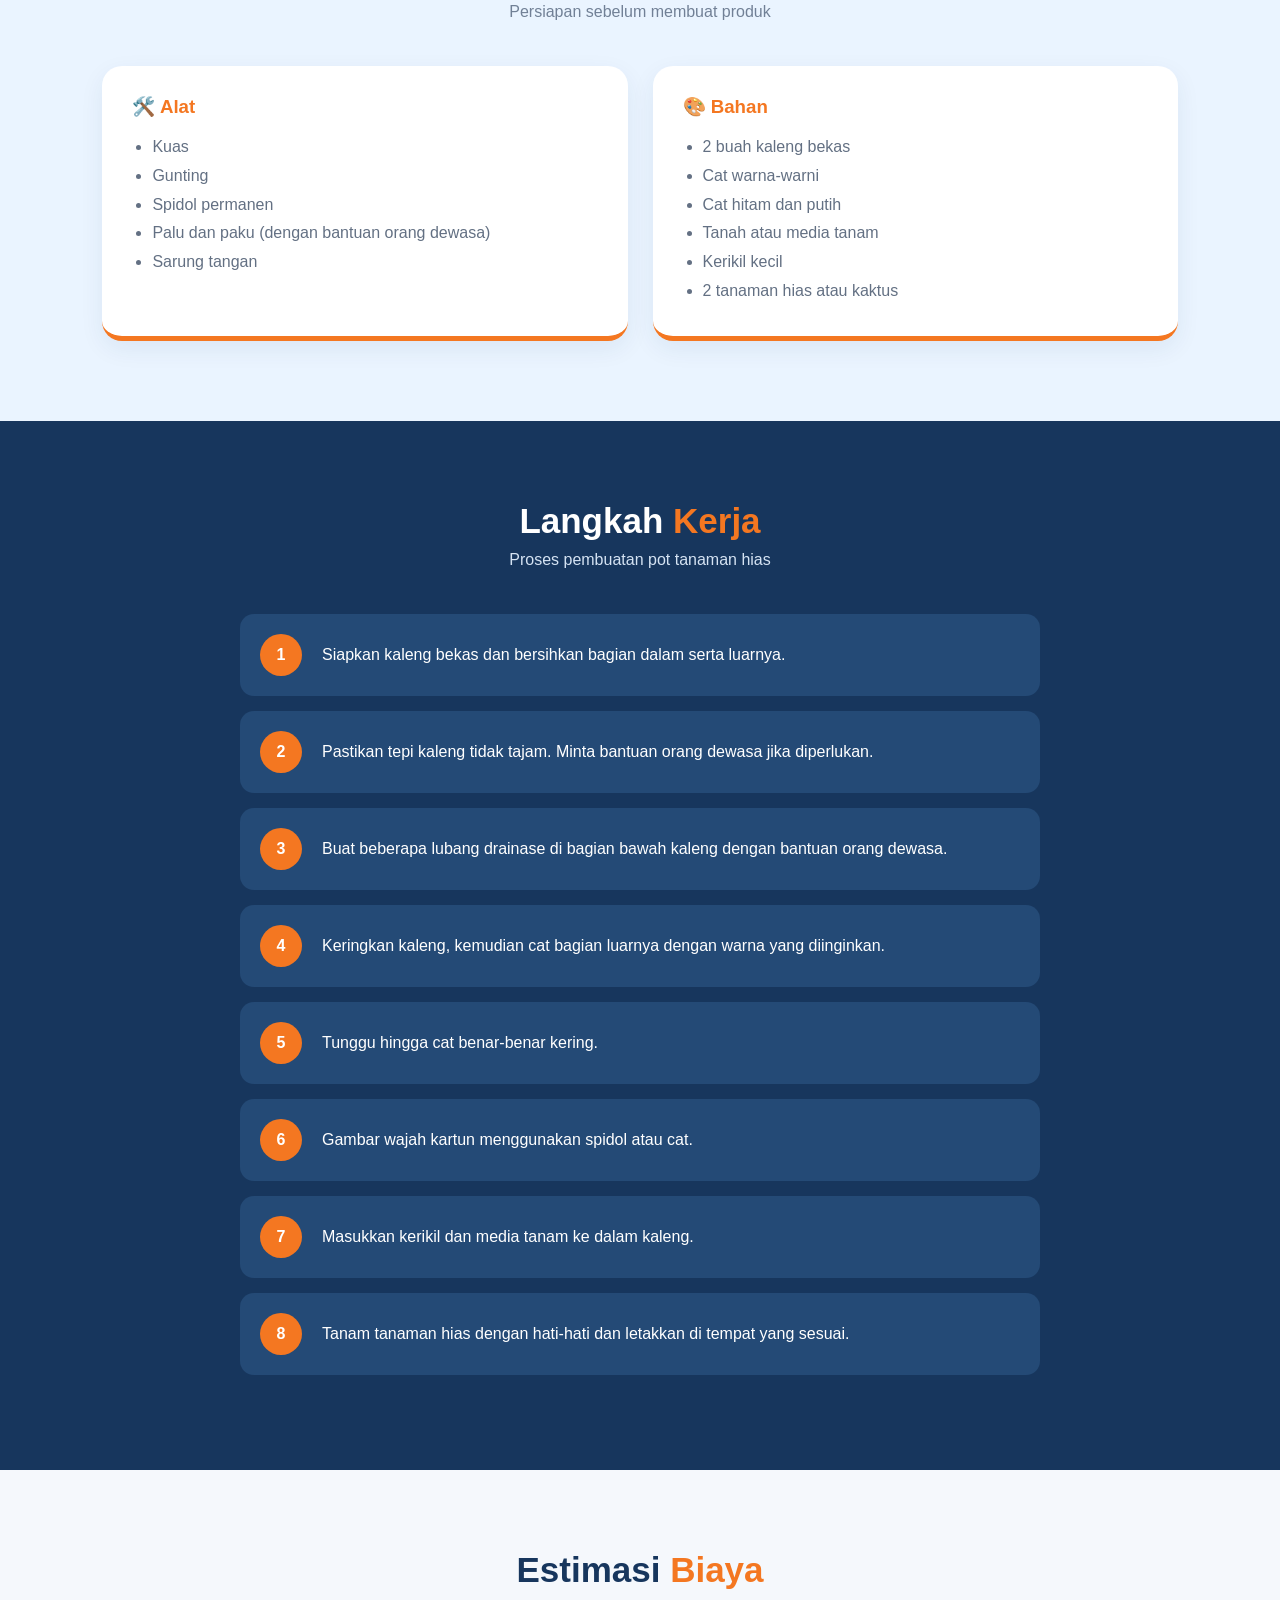
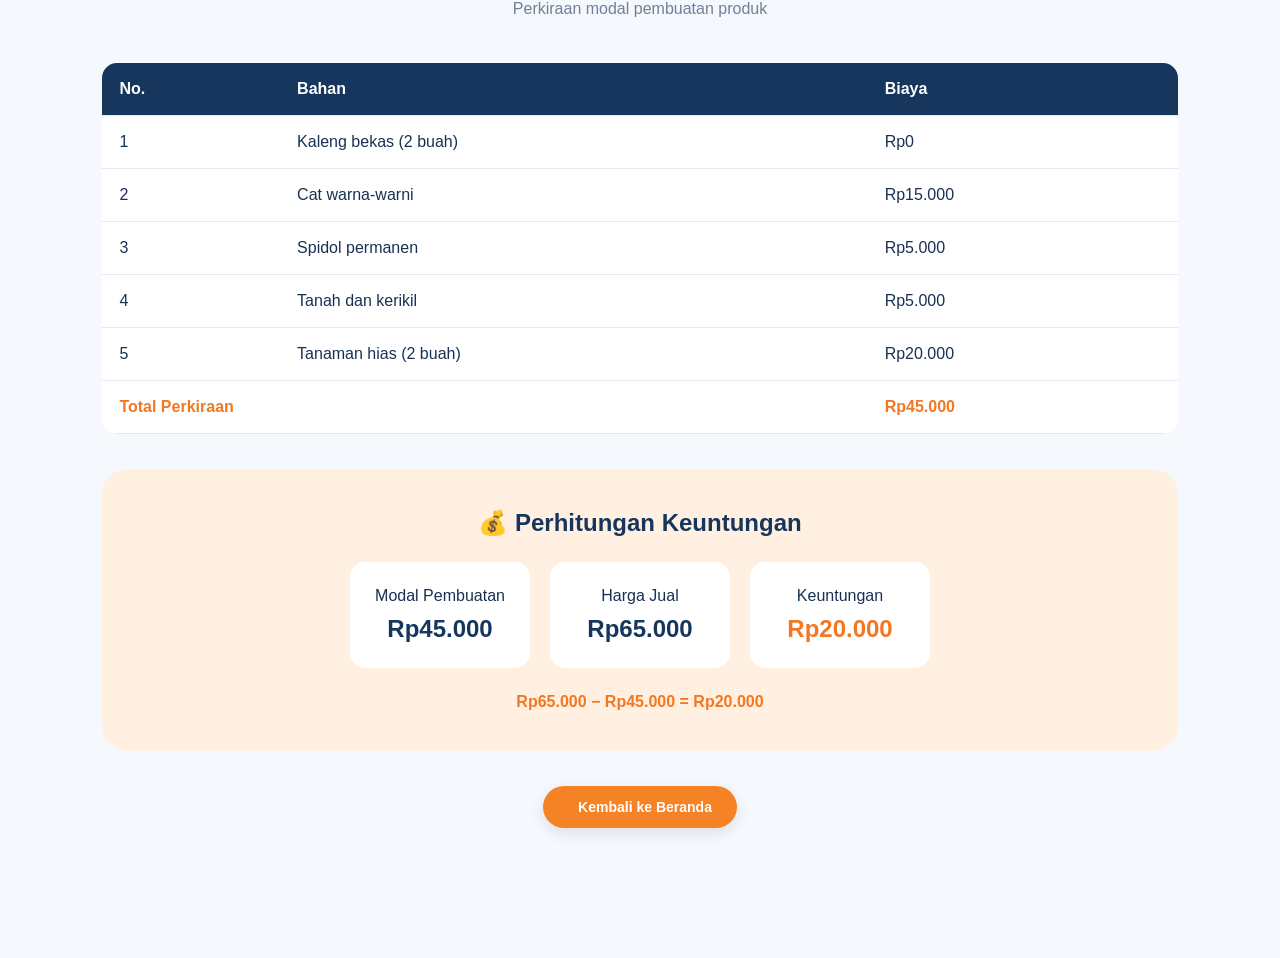
<file: pot tanaman.html>
<!DOCTYPE html>
<html lang="id">
<head>
    <meta charset="UTF-8">
    <meta name="viewport" content="width=device-width, initial-scale=1.0">
    <title>Kreasi Pot Tanaman Hias</title>
    <link rel="stylesheet" href="pot tanaman.css">
</head>
<body>

<!-- HERO -->
<header class="hero" id="home">
    <div class="hero-text">
        <span class="tag">🌿 EcoCycle</span>

        <h1>
            Kreasi Pot<br>
            Tanaman Hias<br>
            dari <span>Kaleng Bekas</span>
        </h1>

        <p>
            Ubah kaleng bekas menjadi pot tanaman hias
            yang unik, kreatif, dan bernilai jual.
            Mulai langkah kecil untuk menjaga lingkungan
            dengan karya yang luar biasa!
        </p>

        <a href="#produk" class="btn">
            Jelajahi Proyek →
        </a>
    </div>

    <div class="hero-image">
        <img src="WhatsApp Image 2026-11-06 at 21.53.34 (1).jpeg"
        alt="Tanaman hias">
    </div>
</header>

<!-- PRODUK -->
<section id="produk">
    <div class="section-title">
        <h2>Tentang <span>Produk</span></h2>
        <p>Mengenal kreasi pot tanaman dari barang bekas</p>
    </div>

    <div class="cards">
        <div class="card">
            <h3>🌱 Ulasan Produk</h3>
            <p>
                Produk ini berupa pot tanaman hias yang dibuat
                dari kaleng bekas makanan atau minuman.
                Kaleng dibersihkan, dicat dengan warna menarik,
                lalu dihias menggunakan gambar wajah kartun.
                Setelah diberi lubang drainase dan media tanam,
                kaleng dapat digunakan untuk menanam kaktus
                atau tanaman hias kecil.
            </p>
        </div>

        <div class="card">
            <h3>♻️ Manfaat Produk</h3>
            <p>
                Membantu mengurangi limbah logam,
                memanfaatkan barang bekas, memperindah ruangan,
                serta melatih kreativitas dan kepedulian
                terhadap lingkungan.
            </p>
        </div>

        <div class="card">
            <h3>💡 Keunggulan</h3>
            <p>
                Memiliki desain unik, bahan mudah ditemukan,
                biaya pembuatan terjangkau, dan memiliki
                peluang untuk dijual.
            </p>
        </div>
    </div>
</section>

<!-- ALAT DAN BAHAN -->
<section class="light" id="alat">
    <div class="section-title">
        <h2>Alat dan <span>Bahan</span></h2>
        <p>Persiapan sebelum membuat produk</p>
    </div>

    <div class="cards">
        <div class="card">
            <h3>🛠️ Alat</h3>
            <ul>
                <li>Kuas</li>
                <li>Gunting</li>
                <li>Spidol permanen</li>
                <li>Palu dan paku (dengan bantuan orang dewasa)</li>
                <li>Sarung tangan</li>
            </ul>
        </div>

        <div class="card">
            <h3>🎨 Bahan</h3>
            <ul>
                <li>2 buah kaleng bekas</li>
                <li>Cat warna-warni</li>
                <li>Cat hitam dan putih</li>
                <li>Tanah atau media tanam</li>
                <li>Kerikil kecil</li>
                <li>2 tanaman hias atau kaktus</li>
            </ul>
        </div>
    </div>
</section>

<!-- LANGKAH KERJA -->
<section class="steps" id="proses">
    <div class="section-title">
        <h2>Langkah <span>Kerja</span></h2>
        <p>Proses pembuatan pot tanaman hias</p>
    </div>

    <div class="step-list">
        <div class="step"><b>1</b> Siapkan kaleng bekas dan bersihkan bagian dalam serta luarnya.</div>
        <div class="step"><b>2</b> Pastikan tepi kaleng tidak tajam. Minta bantuan orang dewasa jika diperlukan.</div>
        <div class="step"><b>3</b> Buat beberapa lubang drainase di bagian bawah kaleng dengan bantuan orang dewasa.</div>
        <div class="step"><b>4</b> Keringkan kaleng, kemudian cat bagian luarnya dengan warna yang diinginkan.</div>
        <div class="step"><b>5</b> Tunggu hingga cat benar-benar kering.</div>
        <div class="step"><b>6</b> Gambar wajah kartun menggunakan spidol atau cat.</div>
        <div class="step"><b>7</b> Masukkan kerikil dan media tanam ke dalam kaleng.</div>
        <div class="step"><b>8</b> Tanam tanaman hias dengan hati-hati dan letakkan di tempat yang sesuai.</div>
    </div>
</section>

<!-- BIAYA -->
<section id="biaya">
    <div class="section-title">
        <h2>Estimasi <span>Biaya</span></h2>
        <p>Perkiraan modal pembuatan produk</p>
    </div>

    <div class="table-box">
        <table>
            <tr>
                <th>No.</th>
                <th>Bahan</th>
                <th>Biaya</th>
            </tr>
            <tr><td>1</td><td>Kaleng bekas (2 buah)</td><td>Rp0</td></tr>
            <tr><td>2</td><td>Cat warna-warni</td><td>Rp15.000</td></tr>
            <tr><td>3</td><td>Spidol permanen</td><td>Rp5.000</td></tr>
            <tr><td>4</td><td>Tanah dan kerikil</td><td>Rp5.000</td></tr>
            <tr><td>5</td><td>Tanaman hias (2 buah)</td><td>Rp20.000</td></tr>
            <tr class="total">
                <td colspan="2">Total Perkiraan</td>
                <td>Rp45.000</td>
            </tr>
        </table>
    </div>

    <div class="profit">
        <h2>💰 Perhitungan Keuntungan</h2>
        <div class="profit-items">
            <div>
                <p>Modal Pembuatan</p>
                <h3>Rp45.000</h3>
            </div>
            <div>
                <p>Harga Jual</p>
                <h3>Rp65.000</h3>
            </div>
            <div class="highlight">
                <p>Keuntungan</p>
                <h3>Rp20.000</h3>
            </div>
        </div>
        <p class="formula">
            Rp65.000 − Rp45.000 = Rp20.000
        </p>
    </div>
    <!-- TOMBOL KEMBALI KE BERANDA -->
<div class="back-home-container">
    <a href="index.html" class="back-home">
        <i class="fas fa-arrow-left"></i>
        Kembali ke Beranda
    </a>
</div>
</section>
</body>
</html>
</file>
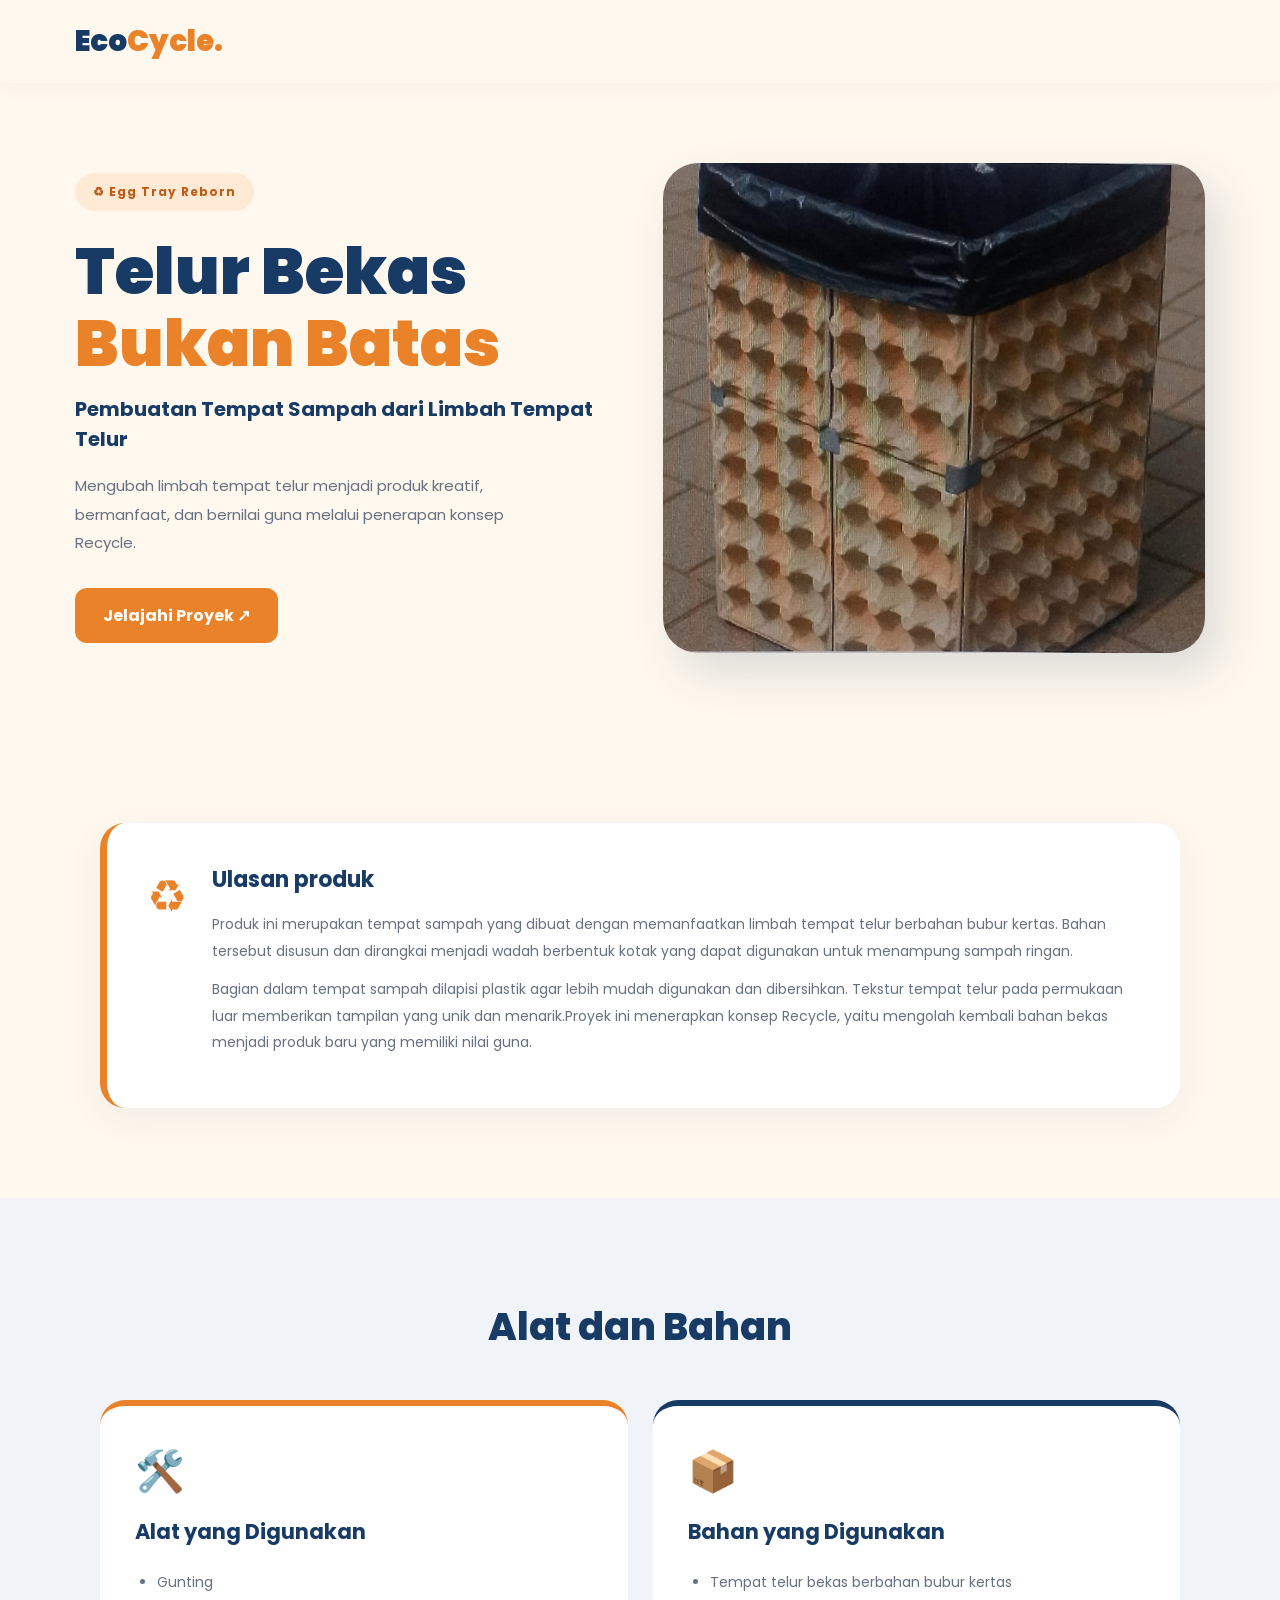
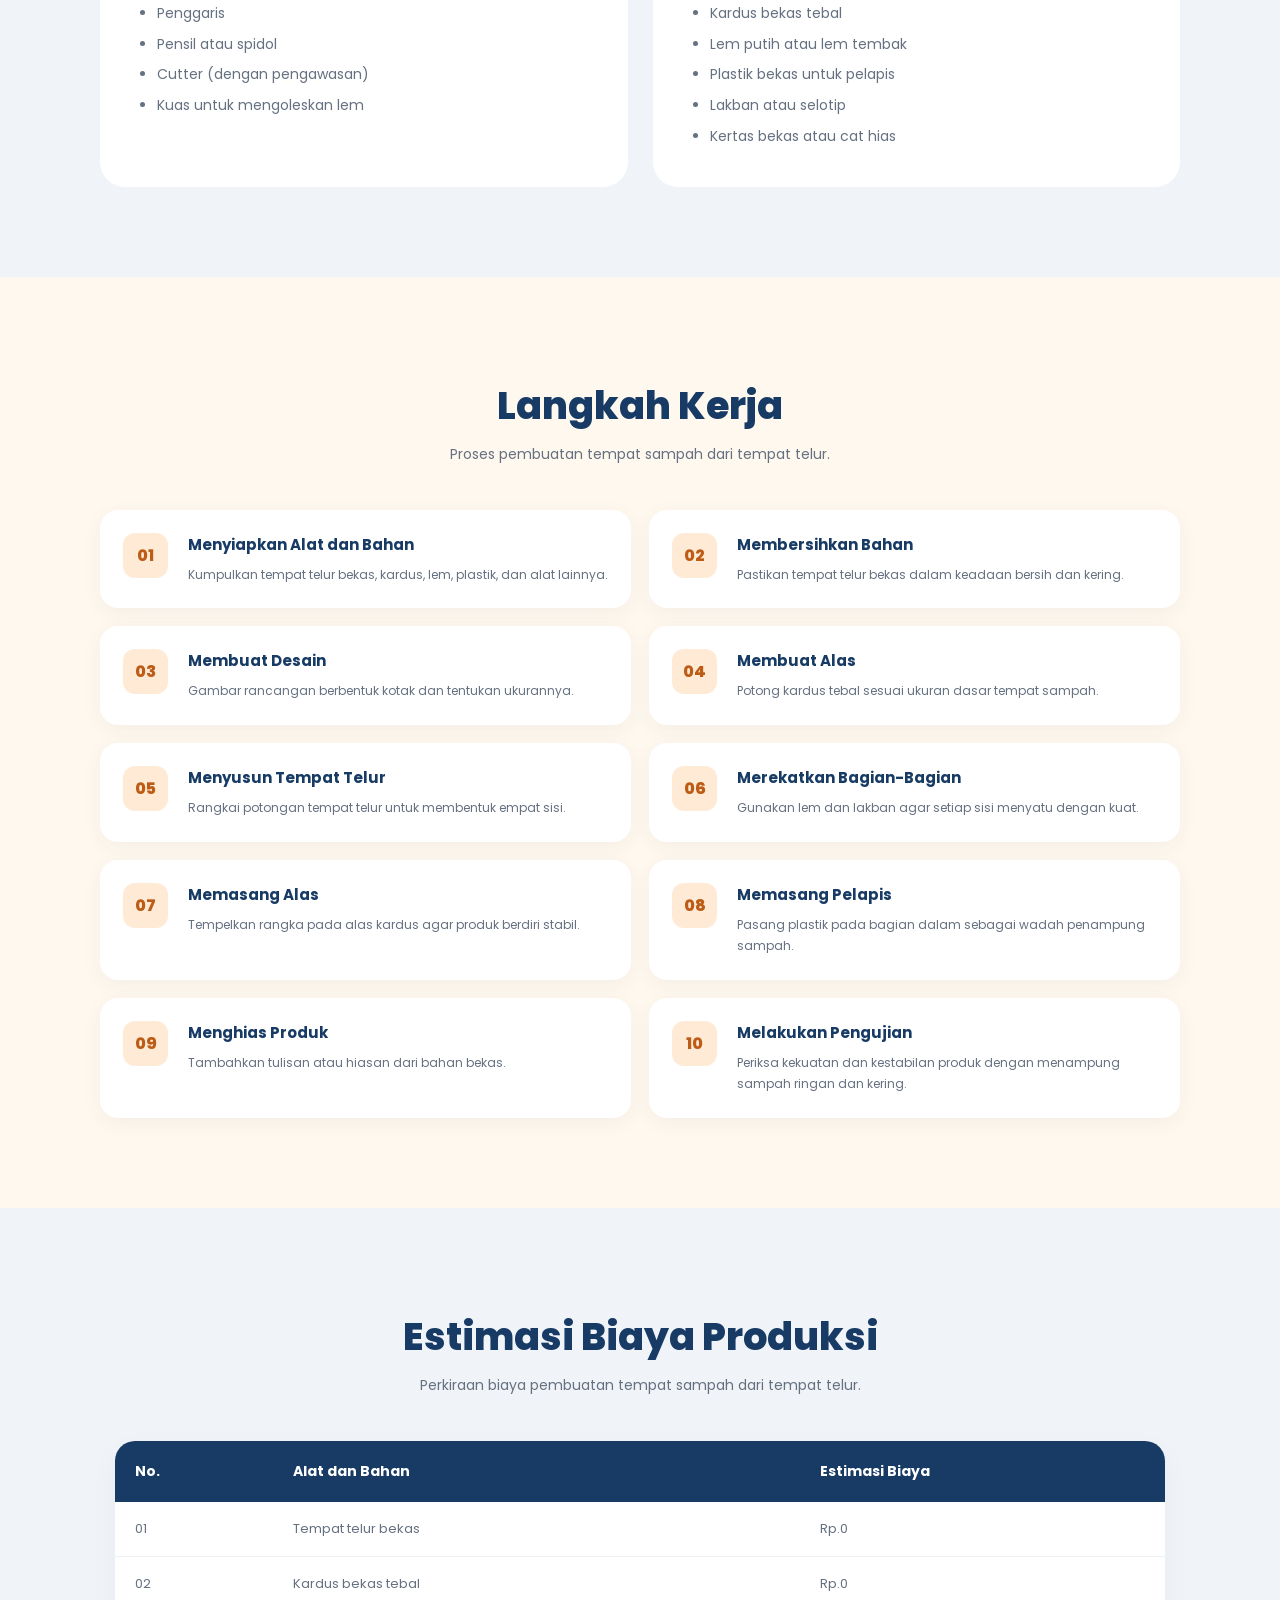
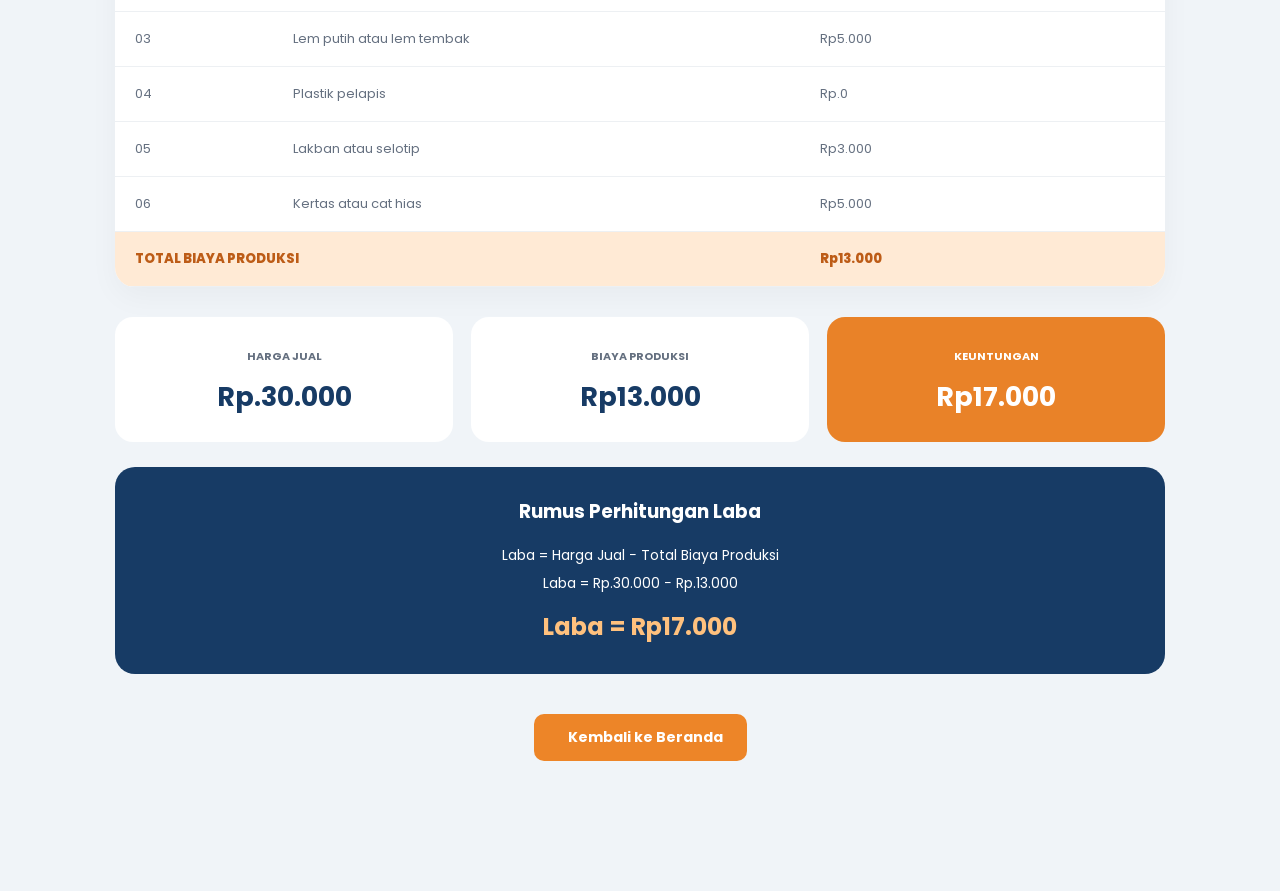
<file: tempat sampah.html>
<!DOCTYPE html>
<html lang="id">
<head>
    <meta charset="UTF-8">
    <meta name="viewport" content="width=device-width, initial-scale=1.0">
    <title>EcoCycle - Tempat Sampah Recycle</title>
    <link rel="stylesheet" href="tempat sampah.css">
</head>
<body>

    <!-- NAVBAR -->
    <header>
        <nav class="navbar">
            <div class="logo">Eco<span>Cycle.</span></div>
        </nav>
    </header>

    <!-- HERO -->
    <section class="hero" id="beranda">

        <div class="hero-text">
            <span class="tag">♻ Egg Tray Reborn</span>

            <h1>
                Telur Bekas
                <span>Bukan Batas </span>
            </h1>

            <h2>
                Pembuatan Tempat Sampah
                dari Limbah Tempat Telur
            </h2>

            <p>
                Mengubah limbah tempat telur menjadi produk
                kreatif, bermanfaat, dan bernilai guna melalui
                penerapan konsep Recycle.
            </p>

            <a href="#konsep" class="btn">Jelajahi Proyek ↗</a>
        </div>

        <div class="hero-image">
            <img src="WhatsApp Image 2026-11-06 at 20.36.00.jpeg"
                 alt="Tempat sampah dari limbah tempat telur">
            </div>
        </div>

    </section>

    <!-- KONSEP -->
    <section class="section" id="ulasan">

        <div class="concept-card">
            <div class="concept-icon">♻</div>

            <div>
                <h3>Ulasan produk</h3>

                <p>
                    Produk ini merupakan tempat sampah yang dibuat
                    dengan memanfaatkan limbah tempat telur berbahan
                    bubur kertas. Bahan tersebut disusun dan dirangkai
                    menjadi wadah berbentuk kotak yang dapat digunakan
                    untuk menampung sampah ringan.
                </p>

                <p>
                    Bagian dalam tempat sampah dilapisi plastik agar
                    lebih mudah digunakan dan dibersihkan. Tekstur
                    tempat telur pada permukaan luar memberikan
                    tampilan yang unik dan menarik.Proyek ini menerapkan konsep Recycle, yaitu
                    mengolah kembali bahan bekas menjadi produk baru
                    yang memiliki nilai guna.
                </p>

            </div>
        </div>

    </section>

    <!-- ALAT DAN BAHAN -->
    <section class="section materials" id="bahan">

        <div class="section-title">
            <h2>Alat dan Bahan</h2>
        </div>

        <div class="material-grid">

            <div class="material-card orange">
                <div class="material-icon">🛠️</div>
                <h3>Alat yang Digunakan</h3>

                <ul>
                    <li>Gunting</li>
                    <li>Penggaris</li>
                    <li>Pensil atau spidol</li>
                    <li>Cutter (dengan pengawasan)</li>
                    <li>Kuas untuk mengoleskan lem</li>
                </ul>
            </div>

            <div class="material-card blue">
                <div class="material-icon">📦</div>
                <h3>Bahan yang Digunakan</h3>

                <ul>
                    <li>Tempat telur bekas berbahan bubur kertas</li>
                    <li>Kardus bekas tebal</li>
                    <li>Lem putih atau lem tembak</li>
                    <li>Plastik bekas untuk pelapis</li>
                    <li>Lakban atau selotip</li>
                    <li>Kertas bekas atau cat hias</li>
                </ul>
            </div>

        </div>
    </section>

    <!-- LANGKAH KERJA -->
    <section class="section" id="langkah">

        <div class="section-title">
            <h2>Langkah Kerja</h2>
            <p>Proses pembuatan tempat sampah dari tempat telur.</p>
        </div>

        <div class="steps">

            <div class="step">
                <span>01</span>
                <div>
                    <h3>Menyiapkan Alat dan Bahan</h3>
                    <p>Kumpulkan tempat telur bekas, kardus, lem, plastik, dan alat lainnya.</p>
                </div>
            </div>

            <div class="step">
                <span>02</span>
                <div>
                    <h3>Membersihkan Bahan</h3>
                    <p>Pastikan tempat telur bekas dalam keadaan bersih dan kering.</p>
                </div>
            </div>

            <div class="step">
                <span>03</span>
                <div>
                    <h3>Membuat Desain</h3>
                    <p>Gambar rancangan berbentuk kotak dan tentukan ukurannya.</p>
                </div>
            </div>

            <div class="step">
                <span>04</span>
                <div>
                    <h3>Membuat Alas</h3>
                    <p>Potong kardus tebal sesuai ukuran dasar tempat sampah.</p>
                </div>
            </div>

            <div class="step">
                <span>05</span>
                <div>
                    <h3>Menyusun Tempat Telur</h3>
                    <p>Rangkai potongan tempat telur untuk membentuk empat sisi.</p>
                </div>
            </div>

            <div class="step">
                <span>06</span>
                <div>
                    <h3>Merekatkan Bagian-Bagian</h3>
                    <p>Gunakan lem dan lakban agar setiap sisi menyatu dengan kuat.</p>
                </div>
            </div>

            <div class="step">
                <span>07</span>
                <div>
                    <h3>Memasang Alas</h3>
                    <p>Tempelkan rangka pada alas kardus agar produk berdiri stabil.</p>
                </div>
            </div>

            <div class="step">
                <span>08</span>
                <div>
                    <h3>Memasang Pelapis</h3>
                    <p>Pasang plastik pada bagian dalam sebagai wadah penampung sampah.</p>
                </div>
            </div>

            <div class="step">
                <span>09</span>
                <div>
                    <h3>Menghias Produk</h3>
                    <p>Tambahkan tulisan atau hiasan dari bahan bekas.</p>
                </div>
            </div>

            <div class="step">
                <span>10</span>
                <div>
                    <h3>Melakukan Pengujian</h3>
                    <p>Periksa kekuatan dan kestabilan produk dengan menampung sampah ringan dan kering.</p>
                </div>
            </div>

        </div>
    </section>

    <!-- ESTIMASI BIAYA -->
    <section class="section cost" id="biaya">

        <div class="section-title">
            <h2>Estimasi Biaya Produksi</h2>
            <p>Perkiraan biaya pembuatan tempat sampah dari tempat telur.</p>
        </div>

        <div class="table-wrapper">
            <table>
                <thead>
                    <tr>
                        <th>No.</th>
                        <th>Alat dan Bahan</th>
                        <th>Estimasi Biaya</th>
                    </tr>
                </thead>

                <tbody>
                    <tr>
                        <td>01</td>
                        <td>Tempat telur bekas</td>
                        <td>Rp.0</td>
                    </tr>
                    <tr>
                        <td>02</td>
                        <td>Kardus bekas tebal</td>
                        <td>Rp.0</td>
                    </tr>
                    <tr>
                        <td>03</td>
                        <td>Lem putih atau lem tembak</td>
                        <td>Rp5.000</td>
                    </tr>
                    <tr>
                        <td>04</td>
                        <td>Plastik pelapis</td>
                        <td>Rp.0</td>
                    </tr>
                    <tr>
                        <td>05</td>
                        <td>Lakban atau selotip</td>
                        <td>Rp3.000</td>
                    </tr>
                    <tr>
                        <td>06</td>
                        <td>Kertas atau cat hias</td>
                        <td>Rp5.000</td>
                    </tr>
                </tbody>

                <tfoot>
                    <tr>
                        <td colspan="2">TOTAL BIAYA PRODUKSI</td>
                        <td>Rp13.000</td>
                    </tr>
                </tfoot>
            </table>
        </div>

        <div class="profit-card">
            <div>
                <span>HARGA JUAL</span>
                <h3>Rp.30.000</h3>
            </div>

            <div>
                <span>BIAYA PRODUKSI</span>
                <h3>Rp13.000</h3>
            </div>

            <div class="profit">
                <span>KEUNTUNGAN</span>
                <h3>Rp17.000</h3>
            </div>
        </div>

        <div class="formula">
            <h3>Rumus Perhitungan Laba</h3>
            <p>Laba = Harga Jual − Total Biaya Produksi</p>
            <p>Laba = Rp.30.000 − Rp.13.000</p>
            <strong>Laba = Rp17.000</strong>
        </div>
        <!-- TOMBOL KEMBALI KE BERANDA -->
<a href="index.html" class="back-home">
    <i class="fas fa-arrow-left"></i>
    Kembali ke Beranda
</a>
    </section>
</body>
</html>
</file>
<file: style.css>
/* RESET */
* {
    margin: 0;
    padding: 0;
    box-sizing: border-box;
    scroll-behavior: smooth;
}

:root {
    --navy: #172d46;
    --blue: #315b83;
    --orange: #e99a55;
    --cream: #f8f5ee;
    --white: #ffffff;
    --text: #26364a;
    --muted: #718092;
}

body {
  font-family: 'Poppins', sans-serif;

  background:
    linear-gradient(
      rgba(10, 35, 25, 0.55),
      rgba(10, 35, 25, 0.70)
    ),
    url("WhatsApp\ Image\ 2026-11-06\ at\ 11.46.19.jpeg");

  background-size: cover;
  background-position: center;
  background-repeat: no-repeat;
  background-attachment: fixed;

  color: var(--text);
  line-height: 1.7;
}


/* NAVBAR */
header {
    background: var(--white);
    position: sticky;
    top: 0;
    z-index: 100;
    box-shadow: 0 3px 15px #172d4610;
}

.navbar {
    max-width: 1200px;
    margin: auto;
    padding: 18px 30px;
    display: flex;
    align-items: center;
    justify-content: space-between;
}

.logo {
    font-size: 25px;
    font-weight: 800;
    color: var(--navy);
    text-decoration: none;
}

.logo span {
    color: var(--orange);
}

.nav-links {
    display: flex;
    gap: 25px;
    list-style: none;
}

.nav-links a {
    color: var(--text);
    text-decoration: none;
    font-size: 13px;
    font-weight: 600;
    transition: .3s;
}

.nav-links a:hover {
    color: var(--orange);
}

.nav-button {
    background: var(--navy);
    color: white;
    text-decoration: none;
    padding: 11px 20px;
    border-radius: 30px;
    font-size: 12px;
}

/* HERO */
.hero {
    max-width: 1200px;
    margin: auto;
    padding: 100px 30px;
    display: grid;
    grid-template-columns: 1.2fr 1fr;
    align-items: center;
    gap: 50px;
}

.tag {
    display: inline-block;
    background: #f4dfc9;
    color: #a75f28;
    padding: 9px 18px;
    border-radius: 30px;
    font-size: 11px;
    font-weight: 700;
    letter-spacing: 1px;
}

.hero h1 {
    font-size: clamp(35px, 5vw, 57px);
    line-height: 1.2;
    margin: 25px 0;
    color: var(--navy);
    font-weight: 800;
}

.hero h1 span,
.section h2 span {
    color: var(--orange);
}

.hero-text p {
    color: var(--muted);
    max-width: 550px;
    font-size: 14px;
    margin-bottom: 30px;
}

.main-button {
    display: inline-block;
    padding: 14px 27px;
    background: var(--orange);
    color: white;
    text-decoration: none;
    border-radius: 10px;
    font-size: 13px;
    font-weight: 700;
    transition: .3s;
}

.main-button:hover {
    background: var(--navy);
    transform: translateY(-3px);
}

.hero-image {
    height: 350px;
    background: linear-gradient(145deg, #315b83, #172d46);
    border-radius: 35px;
    position: relative;
    display: flex;
    align-items: center;
    justify-content: center;
    overflow: hidden;
}

.image-box {
    text-align: center;
    color: white;
    z-index: 2;
}

.image-icon {
    display: block;
    font-size: 100px;
    margin-bottom: 10px;
}

.image-box h3 {
    font-size: 25px;
}

.image-box p {
    color: #e8d8c7;
    font-size: 13px;
}

.circle {
    position: absolute;
    border-radius: 50%;
    border: 1px solid #ffffff30;
}

.circle-one {
    width: 300px;
    height: 300px;
    top: -120px;
    right: -70px;
}

.circle-two {
    width: 250px;
    height: 250px;
    bottom: -140px;
    left: -60px;
}

/* GENERAL SECTION */
.section {
    padding: 85px 30px;
}

.section-label {
    color: var(--orange);
    font-weight: 800;
    font-size: 12px;
    letter-spacing: 2px;
    margin-bottom: 12px;
}

.section h2 {
    font-size: clamp(28px, 4vw, 40px);
    color: var(--navy);
    margin-bottom: 20px;
}

.problem,
.products,
.members {
    background: var(--white);
}

.problem,
.solution,
.products,
.subjects,
.members,
.contact {
    padding-left: max(30px, calc((100% - 1140px) / 2));
    padding-right: max(30px, calc((100% - 1140px) / 2));
}

/* PROBLEM */
.problem-box {
    display: flex;
    align-items: flex-start;
    gap: 25px;
    background: #f8f5ee;
    padding: 35px;
    border-left: 5px solid var(--orange);
    border-radius: 15px;
    margin-top: 30px;
}

.problem-number {
    background: var(--orange);
    color: white;
    min-width: 48px;
    height: 48px;
    border-radius: 12px;
    display: grid;
    place-items: center;
    font-size: 25px;
    font-weight: 800;
}

.problem-box h3 {
    color: var(--navy);
    margin-bottom: 10px;
}

.problem-box p {
    color: var(--muted);
    font-size: 14px;
}

/* SOLUTION */
.solution {
    background: var(--navy);
}

.solution h2 {
    color: white;
}

.section-description {
    color: var(--muted);
    font-size: 14px;
    max-width: 650px;
    margin-bottom: 35px;
}

.solution .section-description {
    color: #c3cfda;
}

.solution-grid {
    display: grid;
    grid-template-columns: repeat(2, 1fr);
    gap: 20px;
}

.solution-card {
    background: #ffffff12;
    border: 1px solid #ffffff25;
    border-radius: 18px;
    padding: 28px;
    transition: .3s;
}

.solution-card:hover {
    background: #ffffff20;
    transform: translateY(-5px);
}

.card-icon {
    width: 55px;
    height: 55px;
    background: #e99a5530;
    border-radius: 15px;
    display: grid;
    place-items: center;
    font-size: 25px;
    margin-bottom: 20px;
}

.solution-card h3 {
    color: white;
    margin-bottom: 10px;
}

.solution-card p {
    color: #c3cfda;
    font-size: 13px;
}


/* PRODUK */
.products {
    padding: 100px 8%;
    background: #f8faf7;
}

.products h2 {
    font-size: 42px;
    margin: 15px 0;
    color: #183b2b;
}

.products h2 span {
    color: #65a875;
}

.section-description {
    max-width: 550px;
    color: #777;
    line-height: 1.7;
    margin-bottom: 40px;
}

/* GRID PRODUK */
.product-grid {
    display: grid;
    grid-template-columns: repeat(3, 1fr);
    gap: 25px;
}

/* CARD */
.product-card {
    background: white;
    padding: 18px;
    border-radius: 18px;
    overflow: hidden;
    box-shadow: 0 5px 20px rgba(0,0,0,0.06);
    transition: 0.3s ease;
}

.product-card:hover {
    transform: translateY(-8px);
    box-shadow: 0 12px 30px rgba(0,0,0,0.12);
}

/* GAMBAR */
.product-card img {
    width: 100%;
    height: 210px;
    object-fit: cover;
    border-radius: 12px;
    margin-bottom: 18px;
}

/* KATEGORI */
.product-category {
    display: inline-block;
    color: #43865a;
    background: #e8f5eb;
    padding: 6px 12px;
    border-radius: 20px;
    font-size: 12px;
    margin-bottom: 12px;
}

/* JUDUL */
.product-card h3 {
    color: #183b2b;
    font-size: 19px;
    margin-bottom: 12px;
}

/* DESKRIPSI */
.product-card p {
    color: #777;
    font-size: 14px;
    line-height: 1.7;
    margin-bottom: 20px;
}

/* TOMBOL */
.product-button {
    display: inline-block;
    text-decoration: none;
    background: #286b45;
    color: white;
    padding: 11px 20px;
    border-radius: 8px;
    font-size: 14px;
    transition: 0.3s;
}

.product-button:hover {
    background: #17482d;
}

/* RESPONSIVE */
@media (max-width: 900px) {
    .product-grid {
        grid-template-columns: repeat(2, 1fr);
    }
}

@media (max-width: 600px) {
    .product-grid {
        grid-template-columns: 1fr;
    }

    .products h2 {
        font-size: 32px;
    }
}




/* ==============================
   MATA PELAJARAN
============================== */

.mapel {
    width: 100%;
    padding: 100px 8%;
    background: #ffffff;
    position: relative;
}

/* CONTAINER */

.pelajaran-container {
    max-width: 1200px;
    margin: 0 auto;
}

/* HEADING */

.heading {
    text-align: center;
    margin-bottom: 55px;
}

.subheading {
    display: inline-block;
    color: #269b62;
    font-size: 13px;
    font-weight: 700;
    letter-spacing: 2px;
    margin-bottom: 15px;
}

.heading h1 {
    font-size: 42px;
    font-weight: 800;
    margin-bottom: 15px;
    color: #183b2b;
}

.heading h1 span {
    color: #269b62;
}

.heading p {
    max-width: 650px;
    margin: 0 auto;
    color: #777;
    font-size: 15px;
    line-height: 1.8;
}

/* CARD CONTAINER */

.card-container {
    display: flex;
    justify-content: center;
    align-items: stretch;
    gap: 30px;
    flex-wrap: wrap;
}

/* MAPEL CARD */

.mapel-card {
    width: 100%;
    max-width: 430px;
    padding: 40px 35px;
    background: #ffffff;
    border: 1px solid #e5eee8;
    border-radius: 20px;
    text-align: center;
    box-shadow: 0 10px 35px rgba(0, 0, 0, 0.06);
    transition: 0.3s ease;
}

.mapel-card:hover {
    transform: translateY(-8px);
    box-shadow: 0 15px 40px rgba(38, 155, 98, 0.12);
    border-color: #269b62;
}

/* NOMOR CARD */

.mapel-number {
    width: 65px;
    height: 65px;
    display: flex;
    align-items: center;
    justify-content: center;
    margin: 0 auto 25px;
    background: #e8f5eb;
    color: #269b62;
    border-radius: 18px;
    font-size: 22px;
    font-weight: 800;
}

/* JUDUL CARD */

.mapel-card h2 {
    font-size: 23px;
    font-weight: 700;
    margin-bottom: 15px;
    color: #183b2b;
}

/* DESKRIPSI */

.mapel-card p {
    color: #777;
    font-size: 14px;
    line-height: 1.8;
    margin-bottom: 25px;
}

/* TOMBOL */

.mapel-link {
    display: inline-flex;
    align-items: center;
    justify-content: center;
    gap: 10px;
    padding: 12px 24px;
    background: #269b62;
    color: white;
    text-decoration: none;
    border-radius: 30px;
    font-size: 13px;
    font-weight: 600;
    transition: 0.3s ease;
}

.mapel-link:hover {
    background: #187b4b;
    transform: translateY(-3px);
}

/* RESPONSIVE */

@media (max-width: 768px) {

    .mapel {
        padding: 70px 5%;
    }

    .heading h1 {
        font-size: 32px;
    }

    .card-container {
        gap: 20px;
    }

    .mapel-card {
        max-width: 100%;
        padding: 30px 25px;
    }
}

/* RESPONSIVE */

@media (max-width: 768px) {

    .mapel {
        padding: 70px 5%;
    }

    .heading h1 {
        font-size: 32px;
    }

    .card-container {
        gap: 20px;
    }

    .mapel-card {
        max-width: 100%;
        padding: 30px 25px;
    }

}


/* GRID ANGGOTA */
.member-grid {
    display: grid;
    grid-template-columns: repeat(3, 1fr);
    gap: 30px;
}

/* CARD ANGGOTA */
.member-card {
    background: white;
    padding: 25px 20px;
    text-align: center;
    border-radius: 18px;
    box-shadow: 0 5px 20px rgba(0,0,0,0.06);
    transition: 0.3s ease;
}

.member-card:hover {
    transform: translateY(-8px);
    box-shadow: 0 12px 30px rgba(0,0,0,0.12);
}

/* FOTO ANGGOTA */
.member-photo {
    width: 180px;
    height: 180px;
    margin: 0 auto 20px;
    border-radius: 50%;
    overflow: hidden;
    border: 5px solid #e1f0e4;
}

.member-photo img {
    width: 100%;
    height: 100%;
    object-fit: cover;
}

/* NAMA ANGGOTA */
.member-card h3 {
    color: #183b2b;
    font-size: 17px;
    margin-bottom: 10px;
}

/* KELAS */
.member-card p {
    color: #65a875;
    font-size: 14px;
}

/* RESPONSIVE */
@media (max-width: 900px) {
    .member-grid {
        grid-template-columns: repeat(2, 1fr);
    }
}

@media (max-width: 600px) {
    .member-grid {
        grid-template-columns: 1fr;
    }

    .members h2 {
        font-size: 32px;
    }
}


/* SOCIAL MEDIA ANGGOTA */
.social-links {
    display: flex;
    justify-content: center;
    align-items: center;
    gap: 15px;
    margin-top: 20px;
}

.social-links a {
    width: 42px;
    height: 42px;
    display: flex;
    justify-content: center;
    align-items: center;
    border-radius: 50%;
    text-decoration: none;
    font-size: 23px;
    color: white;
    transition: 0.3s ease;
}

/* EMAIL */
.social-links .email {
    background: #e45b4f;
}

/* WHATSAPP */
.social-links .whatsapp {
    background: #25D366;
}

/* INSTAGRAM */
.social-links .instagram {
    background: linear-gradient(
        45deg,
        #feda75,
        #fa7e1e,
        #d62976,
        #962fbf,
        #4f5bd5
    );
}

/* HOVER */
.social-links a:hover {
    transform: translateY(-5px) scale(1.1);
    box-shadow: 0 5px 15px rgba(0,0,0,0.15);
}


/* CONTACT */
.contact {
    background: #e9e4d9;
}

.contact > p {
    color: var(--muted);
    font-size: 13px;
    margin-bottom: 30px;
}

.contact-box {
    background: white;
    border-radius: 20px;
    padding: 35px;
    display: grid;
    grid-template-columns: 1fr 1fr;
    gap: 35px;
}

.contact-info h3 {
    color: var(--navy);
    margin-bottom: 15px;
}

.contact-info p {
    font-size: 13px;
    color: var(--muted);
    margin-bottom: 15px;
}

form {
    display: flex;
    flex-direction: column;
    gap: 13px;
}

form input,
form textarea {
    width: 100%;
    padding: 14px;
    border: 1px solid #e5e5e5;
    border-radius: 10px;
    outline: none;
    font-family: inherit;
    font-size: 13px;
}

form input:focus,
form textarea:focus {
    border-color: var(--orange);
}

form button {
    background: var(--navy);
    color: white;
    border: none;
    border-radius: 10px;
    padding: 14px;
    cursor: pointer;
    font-family: inherit;
    font-weight: 700;
    transition: .3s;
}

form button:hover {
    background: var(--orange);
}

/* FOOTER */
footer {
    background: var(--navy);
    text-align: center;
    padding: 35px 20px;
}

footer .logo {
    color: white;
}

footer p {
    color: #b8c4d0;
    font-size: 12px;
    margin-top: 10px;
}

/* RESPONSIVE HP */
@media (max-width: 768px) {

    .navbar {
        padding: 15px 20px;
        flex-wrap: wrap;
        gap: 15px;
    }

    .nav-links {
        order: 3;
        width: 100%;
        justify-content: center;
        gap: 15px;
        flex-wrap: wrap;
    }

    .nav-links a {
        font-size: 11px;
    }

    .nav-button {
        font-size: 10px;
        padding: 9px 13px;
    }

    .hero {
        grid-template-columns: 1fr;
        padding: 65px 22px;
        gap: 35px;
    }

    .hero-image {
        height: 270px;
    }

    .section {
        padding-top: 65px;
        padding-bottom: 65px;
    }

    .solution-grid,
    .product-grid,
    .subject-grid,
    .member-grid {
        grid-template-columns: 1fr;
    }

    .problem-box {
        padding: 22px;
        gap: 15px;
    }

    .contact-box {
        grid-template-columns: 1fr;
        padding: 25px;
    }

    .image-icon {
        font-size: 75px;
    }
}

@media (min-width: 769px) and (max-width: 1000px) {
    .product-grid {
        grid-template-columns: repeat(2, 1fr);
    }
}
/* BACKGROUND GRADASI */

.pelajaran {
    min-height: 100vh;
    padding: 100px 8%;
    position: relative;
    overflow: hidden;

    background: linear-gradient(
        135deg,
        #fff0d9 0%,
        #f5c99f 25%,
        #b8d8eb 60%,
        #183b5b 100%
    );
}

/* HIASAN BACKGROUND */

.pelajaran::before {
    content: "";
    position: absolute;
    width: 350px;
    height: 350px;
    background: rgba(255,255,255,0.22);
    border-radius: 50%;
    top: -120px;
    right: -80px;
    filter: blur(5px);
}

.pelajaran::after {
    content: "";
    position: absolute;
    width: 300px;
    height: 300px;
    background: rgba(233,149,69,0.25);
    border-radius: 50%;
    bottom: -120px;
    left: -100px;
    filter: blur(5px);
}

.pelajaran-container {
    max-width: 1150px;
    margin: auto;
    position: relative;
    z-index: 1;
}

/* JUDUL */

.heading {
    margin-bottom: 45px;
}

.subheading {
    color: #c8752d;
    font-size: 13px;
    font-weight: 800;
    letter-spacing: 3px;
}

.heading h1 {
    font-size: clamp(38px, 5vw, 55px);
    color: #183b5b;
    margin: 15px 0;
    font-weight: 800;
}

.heading h1 span {
    color: #df8c3d;
}

.heading p {
    max-width: 550px;
    color: #405c76;
    font-size: 15px;
    line-height: 1.8;
}

/* KARTU PELAJARAN */

.card-container {
    display: grid;
    grid-template-columns: repeat(2, 1fr);
    gap: 25px;
}

.card {
    background: rgba(255, 253, 248, 0.96);
    padding: 35px;
    border-radius: 24px;
    border: 1px solid rgba(255,255,255,0.8);
    box-shadow: 0 15px 35px rgba(24,59,91,0.13);
    transition: 0.35s ease;
    position: relative;
    overflow: hidden;
}

.card:hover {
    transform: translateY(-10px);
    box-shadow: 0 22px 40px rgba(24,59,91,0.22);
}

.card::after {
    content: "";
    position: absolute;
    width: 110px;
    height: 110px;
    background: #e5f1fa;
    border-radius: 50%;
    right: -40px;
    bottom: -45px;
}

/* BAGIAN ATAS KARTU */

.card-top {
    display: flex;
    justify-content: space-between;
    align-items: center;
    margin-bottom: 25px;
}

.card-number {
    color: #df8c3d;
    font-size: 38px;
    font-weight: 800;
}

.card-icon {
    width: 55px;
    height: 55px;
    display: grid;
    place-items: center;
    background: #e5f1fa;
    color: #183b5b;
    border-radius: 16px;
    font-size: 25px;
    font-weight: 800;
}

/* ISI KARTU */

.card h2 {
    color: #183b5b;
    font-size: 23px;
    margin-bottom: 12px;
}

.card p {
    color: #687987;
    font-size: 14px;
    line-height: 1.9;
    min-height: 80px;
}

/* LINK KARTU */

.card-link {
    display: inline-flex;
    align-items: center;
    gap: 12px;
    margin-top: 20px;
    color: #c8752d;
    text-decoration: none;
    font-weight: 800;
    font-size: 14px;
    position: relative;
    z-index: 2;
    transition: 0.3s;
}

.card-link span {
    font-size: 21px;
    color: #183b5b;
}

.card-link:hover {
    color: #183b5b;
    gap: 18px;
}

/* RESPONSIVE HP */

@media (max-width: 700px) {
    .pelajaran {
        padding: 65px 20px;
    }

    .card-container {
        grid-template-columns: 1fr;
    }

    .card {
        padding: 27px;
    }

    .heading h1 {
        font-size: 38px;
    }

    .card p {
        min-height: auto;
    }
}
.mapel-container {
    display: grid;
    grid-template-columns: repeat(2, 1fr);
    gap: 25px;
    width: 90%;
    margin: auto;
    align-items: stretch;
}

.mapel-card {
    background: #f5f1ed;
    padding: 35px;
    border-radius: 25px;
    min-height: 350px;
}

.mapel-card h1 {
    color: #d97706;
    font-size: 55px;
}

.mapel-card h2 {
    color: #172554;
}
#Kolaborasi {
    display: grid !important;
    grid-template-columns: repeat(2, minmax(0, 1fr)) !important;
    gap: 25px;
    align-items: stretch;
    width: 100%;
}

#Kolaborasi .mapel-card {
    width: 100% !important;
    box-sizing: border-box;
    margin: 0;
}
</file>
<file: busana.css>
@import url('https://fonts.googleapis.com/css2?family=Poppins:wght@400;500;600;700;800;900&display=swap');

* {
  margin: 0;
  padding: 0;
  box-sizing: border-box;
  scroll-behavior: smooth;
}

body {
  font-family: 'Poppins', sans-serif;
  color: #18334b;
  background: #fff;
}

header {
  background: white;
  padding: 20px 8%;
  box-shadow: 0 3px 15px #0000000d;
}

.navbar {
  display: flex;
  align-items: center;
  justify-content: space-between;
}

.logo {
  font-size: 27px;
  font-weight: 900;
  color: #153d63;
}

.logo span,
footer span {
  color: #ff842d;
}

.menu {
  display: flex;
  gap: 27px;
}

.menu a {
  text-decoration: none;
  color: #18334b;
  font-size: 13px;
  font-weight: 600;
}

.menu a:hover {
  color: #ff842d;
}

.hero {
  min-height: 570px;
  padding: 65px 8%;
  display: flex;
  align-items: center;
  justify-content: space-between;
  gap: 45px;
  background: linear-gradient(120deg, #fff4e9, #eaf5ff);
}

.hero-text {
  flex: 1;
}

.tagline,
.small-title {
  color: #f47c26;
  font-size: 13px;
  font-weight: 800;
  letter-spacing: 2px;
  margin-bottom: 17px;
}

.hero h1 {
  color: #153d63;
  font-size: clamp(42px, 5.5vw, 68px);
  line-height: 1.13;
  font-weight: 900;
  max-width: 600px;
}

.hero h1 span {
  color: #ff842d;
}

.intro {
  max-width: 490px;
  line-height: 1.9;
  color: #536779;
  margin: 22px 0 30px;
}

.btn {
  display: inline-block;
  background: #ff842d;
  color: white;
  padding: 14px 27px;
  border-radius: 9px;
  text-decoration: none;
  font-weight: 700;
  box-shadow: 0 8px 20px #ff842d44;
}

.btn:hover {
  background: #e96b17;
  transform: translateY(-2px);
}

.hero-image {
  flex: 1;
  max-width: 510px;
  height: 410px;
  position: relative;
  border: 9px solid white;
  border-radius: 25px;
  overflow: hidden;
  box-shadow: 0 18px 40px #173b5c26;
}

.hero-image img {
  width: 100%;
  height: 100%;
  object-fit: cover;
}

.image-label {
  position: absolute;
  bottom: 18px;
  right: 18px;
  background: #153d63;
  color: white;
  padding: 10px 15px;
  border-radius: 7px;
  font-size: 11px;
  font-weight: 700;
}

.section {
  padding: 75px 8%;
}

.section h2 {
  font-size: 35px;
  color: #153d63;
  margin-bottom: 28px;
}

.review {
  background: #fff4e9;
  border-left: 6px solid #ff842d;
  border-radius: 12px;
  padding: 27px;
  line-height: 1.9;
  color: #536779;
}

.light {
  background: #f2f8fd;
}

.two-cards {
  display: grid;
  grid-template-columns: 1fr 1fr;
  gap: 25px;
}

.info-card {
  background: white;
  padding: 30px;
  border-radius: 15px;
  box-shadow: 0 7px 25px #153d6310;
}

.info-card h3 {
  color: #f47c26;
  margin-bottom: 18px;
  font-size: 21px;
}

.info-card ul {
  padding-left: 22px;
  line-height: 2.2;
  color: #536779;
}

.steps {
  display: grid;
  grid-template-columns: repeat(2, 1fr);
  gap: 18px;
}

.step {
  display: flex;
  align-items: flex-start;
  gap: 17px;
  padding: 20px;
  background: #fff4e9;
  border-radius: 12px;
  line-height: 1.7;
  color: #536779;
}

.step b {
  color: white;
  background: #ff842d;
  min-width: 43px;
  height: 43px;
  display: grid;
  place-items: center;
  border-radius: 10px;
}

.table-wrap {
  overflow-x: auto;
}

table {
  width: 100%;
  border-collapse: collapse;
  background: white;
  border-radius: 12px;
  overflow: hidden;
}

th {
  background: #153d63;
  color: white;
  padding: 17px;
  text-align: left;
}

td {
  padding: 16px;
  border-bottom: 1px solid #e6edf3;
}

.total {
  background: #fff0e2;
  font-weight: 800;
  color: #153d63;
}

.profit {
  display: grid;
  grid-template-columns: repeat(3, 1fr);
  gap: 18px;
  margin-top: 30px;
}

.profit div {
  padding: 25px;
  background: #153d63;
  color: white;
  border-radius: 14px;
}

.profit p {
  font-size: 11px;
  letter-spacing: 1px;
  margin-bottom: 10px;
}

.profit h3 {
  font-size: 25px;
}

.profit .green {
  color: #8ff0b1;
}

.calculation {
  margin-top: 25px;
  background: white;
  padding: 25px;
  border-radius: 12px;
  line-height: 1.9;
}

.calculation h3 {
  color: #f47c26;
  margin-bottom: 10px;
}

.calculation small {
  display: block;
  margin-top: 12px;
  color: #718293;
}

footer {
  text-align: center;
  background: #153d63;
  color: white;
  padding: 40px 15px;
  line-height: 2;
}

footer h2 {
  font-size: 28px;
}

.copyright {
  color: #b8cbdc;
  font-size: 12px;
  margin-top: 12px;
}

@media (max-width: 768px) {
  header {
    padding: 18px 5%;
  }

  .navbar {
    flex-direction: column;
    gap: 15px;
  }

  .menu {
    flex-wrap: wrap;
    justify-content: center;
    gap: 14px;
  }

  .hero {
    padding: 50px 6%;
    flex-direction: column;
    align-items: stretch;
  }

  .hero h1 {
    font-size: 43px;
  }

  .hero-image {
    width: 100%;
    height: 330px;
    max-width: none;
  }

  .section {
    padding: 55px 6%;
  }

  .two-cards,
  .steps,
  .profit {
    grid-template-columns: 1fr;
  }

  .section h2 {
    font-size: 29px;
  }
}


/* =========================
   NAVBAR
========================= */

.navbar {
    display: flex;
    align-items: center;
    justify-content: space-between;
    gap: 20px;
    padding: 18px 7%;
}

/* LOGO */
.logo {
    font-size: 22px;
    font-weight: 800;
    color: #263d2b;
    white-space: nowrap;
}

.logo span {
    color: #ed984b;
}

/* NAVIGATION */
.nav-links {
    display: flex;
    align-items: center;
    gap: 25px;
}

.nav-links a {
    text-decoration: none;
    color: #263d2b;
    font-size: 14px;
    font-weight: 600;
    transition: 0.3s;
}

.nav-links a:hover {
    color: #ed984b;
}

/* HOME BUTTON */
.home-btn {
    width: 42px;
    height: 42px;
    display: flex;
    align-items: center;
    justify-content: center;
    background: #ed984b;
    color: white;
    font-size: 18px;
    border-radius: 50%;
    text-decoration: none;
    transition: 0.3s ease;
    flex-shrink: 0;
}

.home-btn:hover {
    background: #d77d32;
    transform: translateY(-3px);
}

/* FOOTER */
.footer-logo {
    font-size: 23px;
    font-weight: 800;
    margin-bottom: 10px;
}

/* RESPONSIVE NAVBAR */
@media (max-width: 700px) {

    .navbar {
        flex-wrap: wrap;
        padding: 15px 5%;
    }

    .nav-links {
        order: 3;
        width: 100%;
        justify-content: center;
        flex-wrap: wrap;
        gap: 15px;
    }

    .nav-links a {
        font-size: 12px;
    }

    .home-btn {
        width: 38px;
        height: 38px;
        font-size: 16px;
    }

}


/* HOME BUTTON */
.home-btn {
    width: 42px;
    height: 42px;
    display: flex;
    align-items: center;
    justify-content: center;

    background: #e6f0df;
    color: #315b32;

    border-radius: 50%;
    font-size: 18px;
    text-decoration: none;

    transition: 0.3s ease;
    flex-shrink: 0;
}

.home-btn:hover {
    background: #315b32;
    color: white;
    transform: scale(1.1);
}

/* NAVBAR */
.navbar {
    display: flex;
    align-items: center;
    justify-content: space-between;
}
/* TOMBOL KEMBALI KE BERANDA */
.back-home-container {
    display: flex;
    justify-content: center;
    align-items: center;
    padding: 35px 20px;
    background: #f1f6fc;
}

.back-home {
    display: inline-flex;
    align-items: center;
    justify-content: center;
    gap: 10px;

    padding: 13px 26px;

    background: #ff862e;
    color: #ffffff;

    text-decoration: none;
    font-size: 14px;
    font-weight: 700;

    border-radius: 10px;
    box-shadow: 0 5px 15px rgba(255, 134, 46, 0.20);

    transition: all 0.3s ease;
}

.back-home:hover {
    background: #193e63;
    transform: translateY(-3px);
    box-shadow: 0 8px 18px rgba(25, 62, 99, 0.20);
}

.back-home i {
    font-size: 14px;
}
</file>
<file: furnitur.css>
* {
  margin: 0;
  padding: 0;
  box-sizing: border-box;
  scroll-behavior: smooth;
}

body {
  font-family: Arial, sans-serif;
  background: #fff8ef;
  color: #183b56;
  line-height: 1.7;
}

.navbar {
  display: flex;
  justify-content: space-between;
  align-items: center;
  padding: 22px 8%;
  background: #176b9b;
  color: white;
}

.logo {
  font-size: 24px;
  font-weight: bold;
}

.logo span {
  color: #ffb45e;
}

nav a {
  color: white;
  text-decoration: none;
  margin-left: 24px;
  font-size: 14px;
}

nav a:hover {
  color: #ffb45e;
}

.hero {
  min-height: 560px;
  padding: 75px 8%;
  display: flex;
  align-items: center;
  justify-content: space-between;
  gap: 45px;
  background: linear-gradient(120deg, #fff0dc, #dff2fb);
}

.hero-text {
  flex: 1;
}

.tag {
  color: #e87922;
  font-weight: bold;
  letter-spacing: 3px;
  font-size: 12px;
  margin-bottom: 15px;
}

.hero h1 {
  font-size: 65px;
  line-height: 1.1;
  color: #176b9b;
  margin-bottom: 22px;
}

.hero h1 span,
.closing h2 span {
  color: #f28c28;
}

.description {
  max-width: 480px;
  color: #526d80;
  margin-bottom: 30px;
}

.btn {
  display: inline-block;
  padding: 13px 25px;
  background: #f28c28;
  color: white;
  text-decoration: none;
  border-radius: 30px;
  transition: 0.3s;
}

.btn:hover {
  background: #176b9b;
  transform: translateY(-3px);
}

.hero-image {
  flex: 1;
  position: relative;
}

.hero-image img {
  width: 100%;
  height: 380px;
  object-fit: cover;
  border-radius: 25px;
  box-shadow: 0 15px 35px #176b9b30;
}

.image-label {
  position: absolute;
  bottom: 18px;
  left: 18px;
  background: #ffffffed;
  padding: 12px 20px;
  border-radius: 12px;
  display: flex;
  flex-direction: column;
}

.image-label small {
  color: #176b9b;
}

.intro {
  text-align: center;
  padding: 75px 12%;
}

.intro h2,
.steps h2,
.cost h2 {
  font-size: 35px;
  color: #176b9b;
  margin-bottom: 20px;
}

.intro > p:last-child {
  max-width: 750px;
  margin: auto;
  color: #526d80;
}

.content {
  padding: 20px 8% 75px;
  display: grid;
  grid-template-columns: 1fr 1fr;
  gap: 25px;
}

.product-card {
  background: white;
  padding: 32px;
  border-radius: 20px;
  box-shadow: 0 8px 25px #176b9b12;
  border-top: 5px solid #f28c28;
}

.product-icon {
  font-size: 35px;
  margin-bottom: 10px;
}

.product-card h3 {
  color: #176b9b;
  font-size: 23px;
  margin-bottom: 15px;
}

.product-card p,
.product-card li {
  color: #526d80;
  font-size: 14px;
}

.two-columns {
  display: grid;
  grid-template-columns: 1fr 1fr;
  gap: 20px;
}

.two-columns h4 {
  color: #e87922;
  margin-bottom: 8px;
}

.two-columns ul {
  padding-left: 18px;
}

.steps {
  padding: 75px 10%;
  background: #e1f1f9;
  text-align: center;
}

.step-list {
  max-width: 800px;
  margin: 35px auto 0;
  text-align: left;
}

.step {
  display: flex;
  align-items: center;
  gap: 22px;
  padding: 17px 20px;
  margin-bottom: 12px;
  background: white;
  border-radius: 12px;
}

.step span {
  font-size: 20px;
  font-weight: bold;
  color: #f28c28;
}

.step p {
  color: #526d80;
}

.cost {
  padding: 75px 8%;
  text-align: center;
}

.table-wrap {
  overflow-x: auto;
  margin-top: 30px;
}

table {
  width: 100%;
  border-collapse: collapse;
  background: white;
  border-radius: 15px;
  overflow: hidden;
  text-align: left;
}

th {
  background: #176b9b;
  color: white;
}

th, td {
  padding: 15px 20px;
  border-bottom: 1px solid #e1edf3;
}

td {
  color: #526d80;
}

.total {
  background: #fff0dc;
  font-weight: bold;
}

.profit {
  display: grid;
  grid-template-columns: repeat(3, 1fr);
  gap: 18px;
  margin-top: 30px;
}

.profit > div {
  padding: 25px 12px;
  background: white;
  border-radius: 15px;
  box-shadow: 0 5px 20px #176b9b12;
  border-bottom: 4px solid #176b9b;
}

.profit small {
  color: #e87922;
  font-weight: bold;
  font-size: 11px;
  letter-spacing: 1px;
}

.profit h3 {
  font-size: 25px;
  color: #176b9b;
  margin-top: 8px;
}

.profit .profit-highlight {
  background: #f28c28;
  border-bottom: 4px solid #176b9b;
}

.profit-highlight small,
.profit-highlight h3 {
  color: white;
}

.closing {
  background: #176b9b;
  color: white;
  text-align: center;
  padding: 75px 12%;
}

.closing .tag {
  color: #ffca91;
}

.closing h2 {
  font-size: 45px;
  line-height: 1.2;
  margin-bottom: 20px;
}

.closing p:last-child {
  max-width: 600px;
  margin: auto;
  color: #e1f1f9;
}

footer {
  background: #104b70;
  color: white;
  text-align: center;
  padding: 30px 15px;
}

footer h3 {
  color: #ffb45e;
  font-size: 23px;
}

footer p {
  margin: 8px 0;
  color: #e1f1f9;
}

footer small {
  color: #c6dce8;
}

@media (max-width: 750px) {
  .navbar {
    flex-direction: column;
    gap: 12px;
  }

  nav a {
    margin: 0 7px;
    font-size: 12px;
  }

  .hero {
    flex-direction: column;
    padding: 50px 7%;
  }

  .hero h1 {
    font-size: 46px;
  }

  .hero-image img {
    height: 280px;
  }

  .content {
    grid-template-columns: 1fr;
  }

  .intro h2,
  .steps h2,
  .cost h2 {
    font-size: 27px;
  }

  .profit {
    grid-template-columns: 1fr;
  }

  .closing h2 {
    font-size: 36px;
  }
}

@media (max-width: 400px) {
  .two-columns {
    grid-template-columns: 1fr;
  }
}
.back-home-container {
    display: flex;
    justify-content: center;
    align-items: center;
    padding: 35px 20px 50px;
}

.back-home {
    display: inline-flex;
    align-items: center;
    justify-content: center;
    gap: 10px;

    padding: 13px 25px;

    background: #ed8b32;
    color: #ffffff;

    text-decoration: none;
    font-size: 14px;
    font-weight: 700;

    border-radius: 25px;
    box-shadow: 0 5px 15px rgba(0, 0, 0, 0.10);

    transition: all 0.3s ease;
}

.back-home:hover {
    background: #1b789b;
    transform: translateY(-3px);
    box-shadow: 0 8px 18px rgba(0, 0, 0, 0.15);
}

.back-home i {
    font-size: 14px;
}
</file>
<file: inggris.css>
@import url('https://fonts.googleapis.com/css2?family=DM+Sans:wght@400;500;600;700;800&family=Playfair+Display:wght@600;700;800&display=swap');

:root {
    --cream: #fff5e6;
    --orange: #e99545;
    --orange-dark: #c8752d;
    --blue: #8db9d9;
    --blue-light: #e5f1fa;
    --navy: #183b5b;
    --navy-light: #315c7d;
    --white: #fffdf9;
    --text: #46596a;
}

* {
    margin: 0;
    padding: 0;
    box-sizing: border-box;
}

html {
    scroll-behavior: smooth;
}

body {
    font-family: 'DM Sans', sans-serif;
    background: linear-gradient(
        135deg,
        #fff1dc 0%,
        #f5d4b5 25%,
        #c4dfef 60%,
        #183b5b 100%
    );
    background-attachment: fixed;
    background-size: cover;
    color: var(--text);
    line-height: 1.8;
}

/* NAVBAR */

.navbar {
    background: var(--navy);
    color: white;
    padding: 17px 8%;
    display: flex;
    justify-content: space-between;
    align-items: center;
}

.logo {
    font-size: 21px;
    font-weight: 800;
    letter-spacing: 2px;
}

.logo span {
    color: var(--orange);
}

.nav-text {
    font-size: 13px;
    color: #d6e5f0;
    letter-spacing: 1px;
}

/* HERO */

.hero {
    text-align: center;
    padding: 95px 20px 110px;
    background: linear-gradient(
        120deg,
        rgba(255, 245, 230, 0.90),
        rgba(245, 212, 181, 0.75),
        rgba(196, 223, 239, 0.85),
        rgba(141, 185, 217, 0.75)
    );
}

.tag {
    display: inline-block;
    background: white;
    color: var(--orange-dark);
    padding: 8px 20px;
    border-radius: 30px;
    font-size: 12px;
    font-weight: 800;
    letter-spacing: 2px;
    border: 1px solid #ead9c5;
}

.hero h1 {
    font-family: 'Playfair Display', serif;
    color: var(--navy);
    font-size: clamp(38px, 6vw, 65px);
    line-height: 1.2;
    margin: 25px 0 15px;
}

.hero h1 span {
    color: var(--orange);
}

.subtitle {
    max-width: 520px;
    margin: auto;
    font-size: 15px;
    color: #526b7e;
}

.btn {
    display: inline-block;
    margin-top: 30px;
    background: var(--navy);
    color: white;
    text-decoration: none;
    padding: 13px 28px;
    border-radius: 30px;
    font-size: 13px;
    font-weight: 700;
    transition: 0.3s;
}

.btn:hover {
    background: var(--orange-dark);
    transform: translateY(-3px);
}

/* MAIN CONTAINER */

.container {
    max-width: 950px;
    margin: -35px auto 70px;
    padding: 0 20px;
}

.project {
    background: var(--white);
    padding: 45px;
    border-radius: 25px;
    margin-bottom: 45px;
    border: 1px solid #eddfcc;
    box-shadow: 0 15px 40px rgba(24, 59, 91, 0.13);
    position: relative;
    overflow: hidden;
}

.project::before {
    content: "";
    position: absolute;
    top: 0;
    left: 0;
    width: 100%;
    height: 7px;
    background: linear-gradient(
        90deg,
        var(--orange),
        #f5c58d,
        var(--blue),
        var(--navy)
    );
}

/* PROJECT HEADER */

.project-header {
    display: flex;
    align-items: center;
    gap: 20px;
    margin-bottom: 30px;
}

.number {
    min-width: 65px;
    height: 65px;
    display: grid;
    place-items: center;
    border-radius: 18px;
    background: var(--navy);
    color: white;
    font-family: 'Playfair Display', serif;
    font-size: 25px;
    font-weight: 700;
}

.small-title {
    color: var(--orange-dark);
    font-size: 11px;
    font-weight: 800;
    letter-spacing: 2px;
}

.project-header h2 {
    font-family: 'Playfair Display', serif;
    color: var(--navy);
    font-size: 24px;
    line-height: 1.4;
}

/* IDENTITY */

.identity {
    display: flex;
    gap: 15px;
    margin-bottom: 30px;
}

.identity div {
    flex: 1;
    background: var(--blue-light);
    border-radius: 13px;
    padding: 15px 20px;
    border-left: 4px solid var(--blue);
}

.identity span {
    display: block;
    font-size: 10px;
    font-weight: 800;
    color: var(--navy-light);
    letter-spacing: 1px;
}

.identity p {
    font-weight: 700;
    color: var(--navy);
    font-size: 15px;
    margin-top: 3px;
}

/* CONTENT BOX */

.content-box {
    background: #fffaf2;
    border: 1px solid #f0e3d1;
    border-radius: 17px;
    margin-bottom: 22px;
    padding: 25px 27px;
    transition: 0.3s;
}

.content-box:hover {
    transform: translateY(-3px);
    box-shadow: 0 8px 20px rgba(24, 59, 91, 0.07);
}

.content-box h3 {
    display: flex;
    align-items: center;
    gap: 12px;
    color: var(--navy);
    font-size: 17px;
    margin-bottom: 15px;
}

.content-box h3 span {
    background: var(--orange);
    color: white;
    width: 34px;
    height: 34px;
    border-radius: 10px;
    display: grid;
    place-items: center;
    font-size: 12px;
}

.content-box p {
    color: #596b79;
    font-size: 14px;
    text-align: justify;
}

/* RESULT */

.result-box {
    background: var(--blue-light);
    border-color: #d4e5f1;
}

.result-box h3 {
    color: var(--navy);
}

/* QUOTE */

.quote {
    background: var(--navy);
    color: #fff2df;
    text-align: center;
    padding: 20px;
    border-radius: 14px;
    font-family: 'Playfair Display', serif;
    font-size: 17px;
    font-style: italic;
}

/* FOOTER */

footer {
    background: var(--navy);
    color: white;
    text-align: center;
    padding: 35px 15px;
}

.footer-logo {
    font-family: 'Playfair Display', serif;
    color: var(--orange);
    font-size: 24px;
    font-weight: 800;
    letter-spacing: 2px;
}

footer p {
    font-size: 13px;
    color: #d4e2ed;
}

.copyright {
    margin-top: 12px;
    font-size: 11px;
    color: #9fb6c9;
}

/* RESPONSIVE */

@media (max-width: 600px) {
    .navbar {
        padding: 15px 5%;
    }

    .logo {
        font-size: 17px;
    }

    .nav-text {
        font-size: 10px;
    }

    .hero {
        padding: 70px 18px 85px;
    }

    .project {
        padding: 25px 17px;
        border-radius: 18px;
    }

    .project-header {
        gap: 12px;
    }

    .number {
        min-width: 48px;
        height: 48px;
        font-size: 20px;
    }

    .project-header h2 {
        font-size: 19px;
    }

    .identity {
        gap: 8px;
    }

    .identity div {
        padding: 12px;
    }

    .identity p {
        font-size: 12px;
    }

    .content-box {
        padding: 20px 17px;
    }

    .content-box h3 {
        font-size: 15px;
    }

    .content-box p {
        font-size: 13px;
    }

    .quote {
        font-size: 15px;
    }
}

/* PRINT */

@media print {
    body {
        background: white;
    }

    .navbar,
    .hero,
    footer,
    .btn {
        display: none;
    }

    .container {
        margin: 0;
        max-width: 100%;
    }

    .project {
        box-shadow: none;
        page-break-after: always;
    }
}
/* ==============================
   PROJECT MEMBER PHOTO
============================== */

.member-photo {
    width: 100%;
    height: 260px;
    margin: 25px 0;
    display: flex;
    justify-content: center;
    align-items: center;
    background: #fff4e5;
    border-radius: 18px;
    overflow: hidden;
}

.member-photo img {
    width: 100%;
    height: 100%;
    object-fit: contain;
    display: block;
}


/* ==============================
   OUR TEAM SECTION
============================== */

.members-section {
    padding: 80px 8%;
    background: #fff4e5;
    text-align: center;
}

.members-heading {
    margin-bottom: 45px;
}

.members-heading .small-title {
    color: #ed984b;
    font-size: 12px;
    font-weight: 700;
    letter-spacing: 3px;
}

.members-heading h2 {
    font-size: 36px;
    color: #333;
    margin: 12px 0;
}

.members-heading h2 span {
    color: #ed984b;
}

.members-heading > p:last-child {
    color: #777;
    line-height: 1.7;
}


/* MEMBER CARDS */

.members-grid {
    display: grid;
    grid-template-columns: repeat(3, 1fr);
    gap: 25px;
    max-width: 950px;
    margin: auto;
}

.member-card {
    background: #fff;
    padding: 20px;
    border-radius: 18px;
    box-shadow: 0 8px 25px rgba(0, 0, 0, 0.06);
    transition: 0.3s ease;
}

.member-card:hover {
    transform: translateY(-7px);
}

.member-card img {
    width: 100%;
    height: 230px;
    object-fit: cover;
    border-radius: 13px;
    display: block;
}

.member-card h3 {
    margin: 18px 0 5px;
    color: #333;
    font-size: 21px;
}

.member-card p {
    color: #ed984b;
    font-size: 13px;
    font-weight: 600;
}


/* ==============================
   RESPONSIVE DESIGN
============================== */

@media (max-width: 768px) {

    .members-section {
        padding: 60px 6%;
    }

    .members-grid {
        grid-template-columns: 1fr;
        max-width: 350px;
    }

    .members-heading h2 {
        font-size: 28px;
    }

    .member-photo {
        height: 220px;
    }

    .member-card img {
        height: 250px;
    }
}


/* ==============================
   PROJECT MEMBER PHOTO
============================== */

.member-photo {
    width: 100%;
    height: 260px;
    margin: 25px 0;
    display: flex;
    justify-content: center;
    align-items: center;
    background: #fff4e5;
    border-radius: 18px;
    overflow: hidden;
}

.member-photo img {
    width: 100%;
    height: 100%;
    object-fit: contain;
    display: block;
}


/* ==============================
   OUR TEAM SECTION
============================== */

.members-section {
    padding: 80px 8%;
    background: #fff4e5;
    text-align: center;
}

.members-heading {
    margin-bottom: 45px;
}

.members-heading .small-title {
    color: #ed984b;
    font-size: 12px;
    font-weight: 700;
    letter-spacing: 3px;
}

.members-heading h2 {
    font-size: 36px;
    color: #333;
    margin: 12px 0;
}

.members-heading h2 span {
    color: #ed984b;
}

.members-heading > p:last-child {
    color: #777;
    line-height: 1.7;
}


/* MEMBER CARDS */

.members-grid {
    display: grid;
    grid-template-columns: repeat(3, 1fr);
    gap: 25px;
    max-width: 950px;
    margin: auto;
}

.member-card {
    background: #fff;
    padding: 20px;
    border-radius: 18px;
    box-shadow: 0 8px 25px rgba(0, 0, 0, 0.06);
    transition: 0.3s ease;
}

.member-card:hover {
    transform: translateY(-7px);
}

.member-card img {
    width: 100%;
    height: 230px;
    object-fit: cover;
    border-radius: 13px;
    display: block;
}

.member-card h3 {
    margin: 18px 0 5px;
    color: #333;
    font-size: 21px;
}

.member-card p {
    color: #ed984b;
    font-size: 13px;
    font-weight: 600;
}


/* ==============================
   RESPONSIVE DESIGN
============================== */

@media (max-width: 768px) {

    .members-section {
        padding: 60px 6%;
    }

    .members-grid {
        grid-template-columns: 1fr;
        max-width: 350px;
    }

    .members-heading h2 {
        font-size: 28px;
    }

    .member-photo {
        height: 220px;
    }

    .member-card img {
        height: 250px;
    }
}

/* HOME BUTTON */
.home-btn {
    width: 42px;
    height: 42px;
    display: flex;
    align-items: center;
    justify-content: center;
    background: #ed984b;
    color: white;
    font-size: 18px;
    border-radius: 50%;
    text-decoration: none;
    transition: 0.3s ease;
    flex-shrink: 0;
}

.home-btn:hover {
    background: #d77d32;
    transform: translateY(-3px);
}
</file>
<file: jam.css>
@import url('https://fonts.googleapis.com/css2?family=Poppins:wght@400;500;600;700;800;900&display=swap');

:root {
    --orange: #ff8c24;
    --navy: #142b4a;
    --blue: #168aad;
    --cream: #fff1df;
    --white: #ffffff;
}

* {
    margin: 0;
    padding: 0;
    box-sizing: border-box;
    scroll-behavior: smooth;
}

body {
    font-family: 'Poppins', sans-serif;
    background:
        radial-gradient(circle at 5% 5%, #ffe0bb 0, transparent 25%),
        radial-gradient(circle at 95% 35%, #d7f1ff 0, transparent 28%),
        #f4f7fc;
    color: var(--navy);
    line-height: 1.9;
    padding: 55px 9%;
    position: relative;
}

/* DEKORASI */
body::before {
    content: "♻";
    position: fixed;
    right: 3%;
    bottom: 5%;
    font-size: 150px;
    color: rgba(22,138,173,.07);
    z-index: -1;
}

/* JUDUL UTAMA */
body > h1:first-of-type {
    font-size: 55px;
    font-weight: 900;
    line-height: 1.2;
    color: var(--navy);
    margin-bottom: 45px;
    max-width: 800px;
}

/* JUDUL MATERI */
h3 {
    font-size: 25px;
    font-weight: 800;
    color: white;
    background: linear-gradient(110deg, #142b4a, #168aad);
    padding: 22px 28px;
    border-radius: 17px;
    margin-top: 55px;
    margin-bottom: 25px;
    position: relative;
    box-shadow: 0 12px 25px rgba(20,43,74,.18);
    border-left: 8px solid var(--orange);
    transition: .3s;
}

h3:hover {
    transform: translateX(8px);
    box-shadow: 0 15px 30px rgba(22,138,173,.25);
}

/* PARAGRAF */
p {
    background: white;
    padding: 25px 30px;
    margin-bottom: 20px;
    border-radius: 18px;
    color: #58677a;
    font-size: 15px;
    line-height: 2;
    text-align: justify;
    border: 1px solid #edf0f5;
    box-shadow: 0 8px 25px rgba(20,43,74,.055);
    transition: .3s;
    position: relative;
}

p:hover {
    transform: translateY(-4px);
    box-shadow: 0 13px 30px rgba(20,43,74,.1);
}

/* SUBJUDUL */
h2 {
    font-size: 23px;
    color: var(--blue);
    font-weight: 800;
    margin: 30px 0 15px;
    padding-left: 15px;
    border-left: 5px solid var(--orange);
}

/* DAFTAR */
ul, ol {
    background: white;
    padding: 25px 55px;
    margin: 20px 0;
    border-radius: 20px;
    border: 1px solid #edf0f5;
    box-shadow: 0 8px 25px rgba(20,43,74,.06);
}

li {
    color: #536579;
    padding: 7px 0;
    transition: .2s;
}

li:hover {
    color: var(--orange);
    padding-left: 7px;
}

/* GAMBAR */
img {
    display: block;
    width: 100%;
    max-width: 650px;
    height: auto;
    object-fit: cover;
    margin: 30px auto;
    border-radius: 25px;
    border: 7px solid white;
    box-shadow: 0 18px 40px rgba(20,43,74,.16);
    transition: .4s;
}

img:hover {
    transform: scale(1.025);
}

/* TABEL BIAYA */
table {
    width: 100%;
    border-collapse: collapse;
    background: white;
    margin: 30px 0;
    border-radius: 18px;
    overflow: hidden;
    box-shadow: 0 12px 30px rgba(20,43,74,.09);
}

th {
    background: linear-gradient(120deg, #142b4a, #168aad);
    color: white;
    padding: 20px;
    font-size: 15px;
}

td {
    padding: 17px;
    text-align: center;
    border-bottom: 1px solid #e8edf3;
    color: #526276;
}

tr:nth-child(even) {
    background: #eef8fc;
}

tr:hover {
    background: #fff0dc;
}

/* PEMISAH MATERI */
hr {
    border: none;
    height: 3px;
    background: linear-gradient(90deg, var(--orange), var(--blue), transparent);
    margin: 40px 0;
}

/* ANIMASI */
@keyframes masuk {
    from {
        opacity: 0;
        transform: translateY(25px);
    }
    to {
        opacity: 1;
        transform: translateY(0);
    }
}

h3, p, img, table, ul, ol {
    animation: masuk .7s ease both;
}

/* SCROLLBAR */
::-webkit-scrollbar {
    width: 10px;
}

::-webkit-scrollbar-track {
    background: #edf1f7;
}

::-webkit-scrollbar-thumb {
    background: linear-gradient(var(--orange), var(--blue));
    border-radius: 20px;
}

/* RESPONSIVE */
@media(max-width:768px) {
    body {
        padding: 30px 5%;
    }

    body > h1:first-of-type {
        font-size: 37px;
    }

    h3 {
        font-size: 19px;
        padding: 18px;
    }

    p {
        font-size: 14px;
        padding: 19px;
    }

    ul, ol {
        padding: 20px 40px;
    }

    th, td {
        padding: 10px;
        font-size: 12px;
    }
}
/* HERO FOTO JAM DVD */

.hero {
    display: flex;
    align-items: center;
    justify-content: space-between;
    gap: 40px;
    padding: 65px 45px;
    background: linear-gradient(120deg, #ffffff, #fff0dd, #e6f6ff);
    border-radius: 30px;
    margin-bottom: 60px;
    overflow: hidden;
}

.hero-content {
    flex: 1;
}

.hero-content small {
    color: #ed851b;
    font-weight: 800;
    letter-spacing: 2px;
}

.hero-content h1 {
    font-size: 48px;
    font-weight: 900;
    line-height: 1.2;
    margin: 20px 0;
    color: #142b4a;
}

.hero-content h1 span {
    display: block;
    color: #f28c28;
}

.hero-content p {
    background: transparent;
    box-shadow: none;
    padding: 0;
}

.hero-image {
    flex: 1;
}

.hero-image img {
    width: 100%;
    height: 350px;
    object-fit: cover;
    border-radius: 28px;
    border: 7px solid white;
    box-shadow: 0 20px 40px rgba(20,43,74,.2);
}

.btn {
    display: inline-block;
    background: #f28c28;
    color: white;
    text-decoration: none;
    padding: 14px 25px;
    border-radius: 12px;
    font-weight: 700;
}

.btn:hover {
    background: #142b4a;
}

@media(max-width:768px) {
    .hero {
        flex-direction: column;
        padding: 30px 20px;
    }

    .hero-content h1 {
        font-size: 35px;
    }

    .hero-image img {
        height: 250px;
    }
}
/* TABEL ESTIMASI BIAYA */
table {
    width: 100%;
    border-collapse: collapse;
    background: white;
    border-radius: 18px;
    overflow: hidden;
    margin: 30px 0;
    box-shadow: 0 15px 35px rgba(16,37,66,.12);
}

th {
    background: linear-gradient(120deg, #102542, #168aad);
    color: white;
    padding: 20px;
    text-align: center;
}

td {
    padding: 17px;
    text-align: center;
    color: #526176;
    border-bottom: 1px solid #e8edf4;
}

tbody tr:nth-child(even) {
    background: #eaf7fc;
}

tbody tr:hover {
    background: #fff0dc;
}

/* KOTAK KEUNTUNGAN */
.total-box {
    background: linear-gradient(120deg, #102542, #168aad);
    padding: 30px;
    border-radius: 22px;
    margin-top: 30px;
    color: white;
}

.total-box h3 {
    margin-top: 0;
    background: transparent;
    box-shadow: none;
    border: none;
    color: #ffb34d;
    padding: 0;
}

.total-box p {
    background: transparent;
    color: white;
    border: none;
    box-shadow: none;
    padding: 5px 0;
}

.total-box h2 {
    color: #ffb34d;
}
/* TABEL ALAT DAN BAHAN */

table {
    width: 100%;
    border-collapse: separate;
    border-spacing: 0;
    overflow: hidden;
    border-radius: 18px;
    margin: 25px 0 40px;
    background: white;
    box-shadow: 0 12px 30px rgba(16,37,66,.12);
}

table th {
    background: linear-gradient(120deg, #102542, #168aad);
    color: white;
    padding: 18px 12px;
    font-weight: 800;
}

table td {
    padding: 16px 12px;
    text-align: center;
    border-bottom: 1px solid #e8edf4;
    color: #526176;
    font-size: 14px;
}

table tr:nth-child(even) {
    background: #eaf7fc;
}

table tbody tr:hover {
    background: #fff0dc;
    transition: .3s;
}

body > h2,
h2 {
    margin-top: 35px;
    margin-bottom: 15px;
}
.back-home {
    display: flex;
    align-items: center;
    justify-content: center;
    gap: 10px;

    width: fit-content;
    padding: 13px 24px;

    margin: 40px auto;

    background: #ed8528;
    color: #ffffff;

    text-decoration: none;
    font-size: 14px;
    font-weight: 700;

    border-radius: 10px;
    transition: all 0.3s ease;
}

.back-home:hover {
    background: #193e63;
    transform: translateY(-3px);
    box-shadow: 0 8px 18px rgba(25, 62, 99, 0.18);
}

.back-home i {
    font-size: 14px;
}
</file>
<file: kesimpulan.css>
@import url('https://fonts.googleapis.com/css2?family=DM+Sans:wght@400;500;600;700;800&family=Playfair+Display:wght@600;700;800&display=swap');

:root {
    --cream: #fff5e6;
    --orange: #e99545;
    --orange-dark: #c8752d;
    --blue: #8db9d9;
    --blue-light: #e5f1fa;
    --navy: #183b5b;
    --navy-light: #315c7d;
    --white: #fffdf9;
    --text: #46596a;
}

* {
    margin: 0;
    padding: 0;
    box-sizing: border-box;
}

html {
    scroll-behavior: smooth;
}

body {
    font-family: 'DM Sans', sans-serif;
    background: linear-gradient(
        135deg,
        #fff1dc 0%,
        #f5d4b5 25%,
        #c4dfef 60%,
        #183b5b 100%
    );
    background-attachment: fixed;
    color: var(--text);
    line-height: 1.8;
}

/* NAVBAR */

.navbar {
    background: rgba(255, 253, 249, 0.96);
    padding: 18px 8%;
    display: flex;
    justify-content: space-between;
    align-items: center;
    box-shadow: 0 4px 20px rgba(24, 59, 91, 0.08);
}

.logo {
    font-size: 23px;
    font-weight: 800;
    color: var(--navy);
}

.logo span,
footer h3 span {
    color: var(--orange);
}

.navbar p {
    color: var(--navy-light);
    font-size: 13px;
    font-weight: 600;
}

/* HERO */

.hero {
    text-align: center;
    padding: 85px 20px 100px;
    background: linear-gradient(
        120deg,
        rgba(255, 245, 230, 0.85),
        rgba(245, 212, 181, 0.75),
        rgba(196, 223, 239, 0.85)
    );
}

.label {
    display: inline-block;
    background: white;
    color: var(--orange-dark);
    padding: 8px 20px;
    border-radius: 30px;
    font-size: 12px;
    font-weight: 800;
    letter-spacing: 2px;
}

.hero h1 {
    font-family: 'Playfair Display', serif;
    font-size: clamp(35px, 6vw, 58px);
    color: var(--navy);
    line-height: 1.25;
    margin: 22px 0 15px;
}

.hero h1 span {
    color: var(--orange);
}

.hero p {
    max-width: 550px;
    margin: auto;
    color: #526b7e;
    font-size: 15px;
}

/* CONTAINER */

.container {
    max-width: 950px;
    margin: -35px auto 70px;
    padding: 0 20px;
}

/* CARD */

.card {
    background: var(--white);
    padding: 35px;
    border-radius: 22px;
    margin-bottom: 25px;
    border: 1px solid #eee0ce;
    box-shadow: 0 12px 30px rgba(24, 59, 91, 0.12);
    position: relative;
    overflow: hidden;
    transition: 0.3s ease;
}

.card::before {
    content: "";
    position: absolute;
    top: 0;
    left: 0;
    width: 100%;
    height: 6px;
    background: linear-gradient(
        90deg,
        var(--orange),
        #f5c58d,
        var(--blue),
        var(--navy)
    );
}

.card:hover {
    transform: translateY(-5px);
    box-shadow: 0 18px 35px rgba(24, 59, 91, 0.17);
}

/* CARD HEADING */

.card-heading {
    display: flex;
    align-items: center;
    gap: 18px;
    margin-bottom: 23px;
}

.icon {
    width: 58px;
    height: 58px;
    background: var(--blue-light);
    color: var(--orange-dark);
    border-radius: 17px;
    display: grid;
    place-items: center;
    font-size: 29px;
}

.number {
    color: var(--orange-dark);
    font-size: 11px;
    font-weight: 800;
    letter-spacing: 2px;
}

.card h2 {
    font-family: 'Playfair Display', serif;
    color: var(--navy);
    font-size: 25px;
    line-height: 1.4;
}

/* PARAGRAPH */

.card p {
    font-size: 14px;
    color: #596b79;
    text-align: justify;
    margin-bottom: 15px;
}

.card p:last-child {
    margin-bottom: 0;
}

/* CLOSING */

.closing {
    text-align: center;
    padding: 40px 25px;
    background: var(--navy);
    color: white;
    border-radius: 22px;
    box-shadow: 0 12px 30px rgba(24, 59, 91, 0.15);
}

.closing span {
    color: var(--orange);
    font-size: 38px;
}

.closing h2 {
    font-family: 'Playfair Display', serif;
    color: #fff1dc;
    font-size: 25px;
    margin: 10px 0;
}

.closing p {
    color: #d6e5f0;
    font-size: 13px;
}

/* FOOTER */

footer {
    background: var(--navy);
    color: white;
    text-align: center;
    padding: 30px 15px;
}

footer h3 {
    font-family: 'Playfair Display', serif;
    font-size: 24px;
}

footer p {
    color: #c5d7e5;
    font-size: 12px;
    margin-top: 5px;
}

/* RESPONSIVE */

@media (max-width: 600px) {

    .navbar {
        padding: 15px 5%;
    }

    .logo {
        font-size: 19px;
    }

    .navbar p {
        font-size: 10px;
    }

    .hero {
        padding: 65px 18px 80px;
    }

    .hero h1 {
        font-size: 36px;
    }

    .container {
        padding: 0 13px;
    }

    .card {
        padding: 25px 20px;
        border-radius: 17px;
    }

    .card-heading {
        gap: 13px;
    }

    .icon {
        width: 48px;
        height: 48px;
        font-size: 23px;
    }

    .card h2 {
        font-size: 22px;
    }

    .card p {
        font-size: 13px;
    }

    .closing h2 {
        font-size: 21px;
    }
}

/* PRINT */

@media print {
    body {
        background: white;
    }

    .navbar,
    .hero,
    footer {
        display: none;
    }

    .container {
        margin: 0;
    }

    .card {
        box-shadow: none;
        break-inside: avoid;
    }

    .closing {
        break-inside: avoid;
    }
}
/* TOMBOL KEMBALI KE BERANDA */
.back-home-container {
    display: flex;
    justify-content: center;
    align-items: center;
    padding: 30px 20px 60px;
    background: #ffffff;
}

.back-home {
    display: inline-flex;
    align-items: center;
    justify-content: center;
    gap: 10px;

    padding: 14px 28px;

    background: linear-gradient(135deg, #ed963f, #e77c25);
    color: #ffffff;

    text-decoration: none;
    font-size: 14px;
    font-weight: 700;

    border-radius: 30px;
    box-shadow: 0 5px 15px rgba(237, 150, 63, 0.20);

    transition: all 0.3s ease;
}

.back-home:hover {
    background: linear-gradient(135deg, #1b4268, #285b83);
    transform: translateY(-4px);
    box-shadow: 0 8px 20px rgba(27, 66, 104, 0.20);
}

.back-home i {
    font-size: 14px;
}
</file>
<file: matematika.css>
@import url('https://fonts.googleapis.com/css2?family=DM+Sans:wght@400;500;600;700;800&family=Playfair+Display:wght@600;700;800&display=swap');

:root {
    --cream: #fff4e5;
    --orange: #ed984b;
    --orange-dark: #c8752d;
    --blue: #a9cee5;
    --navy: #183b5b;
    --white: #ffffff;
    --text: #35485b;
}

* {
    margin: 0;
    padding: 0;
    box-sizing: border-box;
    scroll-behavior: smooth;
}

body {
    font-family: 'DM Sans', sans-serif;
    background: linear-gradient(135deg, #fff4e5, #fce1c3, #d8eaf5);
    color: var(--text);
    line-height: 1.7;
}

/* NAVBAR */
header {
    background: linear-gradient(125deg, #183b5b, #315d7e);
    color: white;
    border-radius: 0 0 45px 45px;
    padding-bottom: 85px;
}

nav {
    display: flex;
    justify-content: space-between;
    align-items: center;
    padding: 25px 9%;
    flex-wrap: wrap;
    gap: 15px;
}

nav h2 {
    font-size: 27px;
    font-weight: 800;
}

nav h2 span {
    color: #ffb66f;
}

nav div {
    display: flex;
    gap: 28px;
}

nav a {
    color: white;
    text-decoration: none;
    font-size: 14px;
    transition: 0.3s;
}

nav a:hover {
    color: #ffb66f;
}

/* HERO */
.hero {
    max-width: 850px;
    margin: auto;
    padding: 90px 25px 20px;
    text-align: center;
}

.tag {
    display: inline-block;
    background: #ffffff20;
    color: #ffbd7b;
    padding: 8px 20px;
    border-radius: 30px;
    font-size: 12px;
    font-weight: 800;
    letter-spacing: 2px;
    margin-bottom: 25px;
}

.hero h1 {
    font-family: 'Playfair Display', serif;
    font-size: clamp(38px, 6vw, 65px);
    line-height: 1.2;
    margin-bottom: 22px;
}

.hero > p:not(.tag) {
    color: #dbe9f1;
    max-width: 570px;
    margin: auto;
    font-size: 16px;
}

.btn {
    display: inline-block;
    margin-top: 35px;
    padding: 13px 28px;
    background: var(--orange);
    color: #183b5b;
    border-radius: 30px;
    text-decoration: none;
    font-weight: 800;
    transition: 0.3s;
}

.btn:hover {
    background: white;
    transform: translateY(-4px);
}

/* JUDUL */
main {
    padding: 65px 8%;
}

.judul {
    text-align: center;
    margin-bottom: 45px;
}

.judul > p {
    color: var(--orange-dark);
    letter-spacing: 3px;
    font-size: 12px;
    font-weight: 800;
}

.judul h2 {
    font-family: 'Playfair Display', serif;
    color: var(--navy);
    font-size: 38px;
    margin: 8px 0;
}

.judul span {
    color: #718293;
}

/* CARD */
.card {
    max-width: 900px;
    margin: 30px auto;
    padding: 35px;
    background: rgba(255,255,255,0.85);
    border: 1px solid #ffffff;
    border-radius: 25px;
    box-shadow: 0 12px 35px #183b5b12;
    transition: 0.3s;
}

.card:hover {
    transform: translateY(-5px);
    box-shadow: 0 18px 40px #183b5b20;
}

.card-title {
    display: flex;
    align-items: center;
    gap: 18px;
    padding-bottom: 25px;
    margin-bottom: 25px;
    border-bottom: 2px solid #f4e5d4;
}

.number {
    width: 55px;
    height: 55px;
    display: grid;
    place-items: center;
    flex-shrink: 0;
    background: linear-gradient(135deg, #ed984b, #ffbf7b);
    color: white;
    font-size: 20px;
    font-weight: 800;
    border-radius: 17px;
}

.card-title h2 {
    color: var(--navy);
    font-size: 22px;
}

.card-title p {
    color: #8292a0;
    font-size: 13px;
}

.card > p {
    margin: 7px 0;
}

/* BAGIAN MATERI */
.info {
    color: var(--orange-dark);
    margin-top: 25px !important;
    margin-bottom: 10px !important;
}

.rumus {
    background: #e9f4fa;
    border-left: 5px solid #72afd3;
    border-radius: 12px;
    padding: 20px;
    color: #183b5b;
    font-weight: 700;
    margin: 12px 0;
}

.hitung {
    background: #fff5e9;
    border-left: 5px solid var(--orange);
    border-radius: 12px;
    padding: 22px;
    margin: 12px 0;
    color: #594b40;
    line-height: 2;
    overflow-wrap: anywhere;
}

/* HASIL */
.result {
    background: linear-gradient(120deg, #183b5b, #315d7e);
    color: white;
    padding: 23px;
    margin: 20px 0;
    border-radius: 15px;
}

.result b {
    color: #ffbd7b;
    display: block;
    margin-bottom: 10px;
}

.result strong {
    color: #ffbd7b;
}

/* TENTANG */
.tentang {
    text-align: center;
    padding: 65px 10%;
    background: #dcecf5;
}

.tentang h2 {
    font-family: 'Playfair Display', serif;
    color: var(--navy);
    font-size: 32px;
    margin-bottom: 15px;
}

.tentang p {
    max-width: 650px;
    margin: auto;
}

/* FOOTER */
footer {
    text-align: center;
    padding: 35px 20px;
    background: #183b5b;
    color: white;
}

footer h3 {
    color: #ffb66f;
    font-size: 25px;
    margin-bottom: 8px;
}

footer p {
    color: #d4e2eb;
    font-size: 13px;
    margin: 5px;
}

/* RESPONSIVE */
@media (max-width: 600px) {
    nav {
        justify-content: center;
    }

    nav div {
        gap: 15px;
        justify-content: center;
    }

    .hero {
        padding-top: 65px;
    }

    .card {
        padding: 22px 17px;
    }

    .card-title h2 {
        font-size: 18px;
    }

    .judul h2 {
        font-size: 30px;
    }

    main {
        padding: 45px 5%;
    }
}

html {
    scroll-behavior: smooth;
}

#tugas {
    scroll-margin-top: 20px;
}


/* ============================= */
/* FOTO PRODUK */
/* ============================= */

.product-photo {
    width: 100%;
    margin: 20px auto 25px;
    text-align: center;
}

.product-photo img {
    width: 100%;
    max-width: 420px;
    height: 300px;

    display: block;
    margin: 0 auto 12px;

    object-fit: contain;
    object-position: center;

    background: #ffffff;
    padding: 8px;

    border-radius: 15px;
    border: 1px solid #e5e5e5;
    box-shadow: 0 5px 15px rgba(0, 0, 0, 0.08);

    transition: 0.3s ease;
}

.product-photo img:hover {
    transform: scale(1.02);
}

.product-photo span {
    display: block;
    color: #777;
    font-size: 13px;
    font-style: italic;
}

/* RESPONSIVE HP */

@media (max-width: 600px) {
    .product-photo img {
        max-width: 320px;
        height: 250px;
    }
}


/* =========================
   NAVBAR HOME BUTTON
========================= */

nav {
    display: flex;
    align-items: center;
    justify-content: space-between;
}

/* NAVIGATION LINKS */
.nav-links {
    display: flex;
    align-items: center;
    gap: 25px;
}

/* HOME ICON */
.home-btn {
    width: 42px;
    height: 42px;
    display: flex;
    align-items: center;
    justify-content: center;
    background: #ed984b;
    color: white;
    font-size: 18px;
    border-radius: 50%;
    text-decoration: none;
    transition: 0.3s ease;
    flex-shrink: 0;
}

.home-btn:hover {
    background: #d77d32;
    transform: translateY(-3px);
}

/* RESPONSIVE */
@media (max-width: 600px) {

    nav {
        gap: 10px;
    }

    .nav-links {
        gap: 10px;
    }

    .nav-links a {
        font-size: 12px;
    }

    .home-btn {
        width: 36px;
        height: 36px;
        font-size: 15px;
    }

}
</file>
<file: pot tanaman.css>
* {
    margin: 0;
    padding: 0;
    box-sizing: border-box;
    scroll-behavior: smooth;
}

body {
    font-family: 'Segoe UI', sans-serif;
    background: #f5f8fc;
    color: #183153;
}

/* NAVBAR */
nav {
    display: flex;
    justify-content: space-between;
    align-items: center;
    padding: 22px 8%;
    background: white;
    box-shadow: 0 3px 15px #00000010;
    position: sticky;
    top: 0;
    z-index: 100;
}

.logo {
    font-size: 23px;
    font-weight: 800;
    color: #f47721;
}

.menu a {
    text-decoration: none;
    color: #183153;
    margin-left: 22px;
    font-weight: 600;
    transition: .3s;
}

.menu a:hover {
    color: #f47721;
}

/* HERO */
.hero {
    min-height: 90vh;
    display: flex;
    align-items: center;
    justify-content: space-between;
    padding: 60px 8%;
    gap: 50px;
    background: linear-gradient(120deg, #fff4e9, #eaf4ff);
}

.hero-text {
    max-width: 550px;
}

.tag {
    display: inline-block;
    background: #ffe0c2;
    color: #e86b16;
    padding: 10px 18px;
    border-radius: 30px;
    font-weight: bold;
    margin-bottom: 20px;
}

.hero h1 {
    font-size: clamp(40px, 5vw, 65px);
    line-height: 1.12;
    color: #17365d;
    margin-bottom: 20px;
}

.hero h1 span,
.section-title span {
    color: #f47721;
}

.hero p {
    font-size: 17px;
    line-height: 1.8;
    color: #586779;
    margin-bottom: 30px;
}

.btn {
    display: inline-block;
    padding: 15px 30px;
    background: #f47721;
    color: white;
    border-radius: 12px;
    text-decoration: none;
    font-weight: bold;
    transition: .3s;
}

.btn:hover {
    background: #17365d;
    transform: translateY(-4px);
}

.hero-image {
    width: 45%;
}

.hero-image img {
    width: 100%;
    height: 430px;
    object-fit: cover;
    border-radius: 30px;
    box-shadow: 15px 18px 35px #17365d30;
    border: 7px solid white;
}

/* SECTION */
section {
    padding: 80px 8%;
}

.light {
    background: #eaf4ff;
}

.section-title {
    text-align: center;
    margin-bottom: 45px;
}

.section-title h2 {
    font-size: 35px;
    color: #17365d;
}

.section-title p {
    color: #718096;
    margin-top: 10px;
}

/* CARD */
.cards {
    display: grid;
    grid-template-columns: repeat(auto-fit, minmax(230px, 1fr));
    gap: 25px;
}

.card {
    background: white;
    padding: 30px;
    border-radius: 20px;
    box-shadow: 0 8px 25px #17365d12;
    transition: .3s;
    border-bottom: 5px solid #f47721;
}

.card:hover {
    transform: translateY(-8px);
}

.card h3 {
    color: #f47721;
    margin-bottom: 15px;
}

.card p,
.card li {
    color: #637083;
    line-height: 1.8;
}

.card ul {
    padding-left: 20px;
}

/* LANGKAH KERJA */
.steps {
    background: #17365d;
    color: white;
}

.steps .section-title h2 {
    color: white;
}

.steps .section-title p {
    color: #d5e3f3;
}

.step-list {
    max-width: 800px;
    margin: auto;
}

.step {
    background: #244a76;
    padding: 20px;
    margin-bottom: 15px;
    border-radius: 14px;
    display: flex;
    align-items: center;
    gap: 20px;
    line-height: 1.6;
}

.step b {
    min-width: 42px;
    height: 42px;
    display: grid;
    place-items: center;
    background: #f47721;
    border-radius: 50%;
}

/* TABEL BIAYA */
.table-box {
    overflow-x: auto;
    border-radius: 15px;
}

table {
    width: 100%;
    border-collapse: collapse;
    background: white;
}

th {
    background: #17365d;
    color: white;
}

th, td {
    padding: 17px;
    text-align: left;
    border-bottom: 1px solid #e5eaf0;
}

tr:hover {
    background: #fff4e9;
}

.total {
    color: #f47721;
    font-weight: bold;
}

/* KEUNTUNGAN */
.profit {
    background: #fff0e2;
    text-align: center;
    border-radius: 25px;
    padding: 40px 20px;
    margin-top: 35px;
}

.profit h2 {
    color: #17365d;
    margin-bottom: 25px;
}

.profit-items {
    display: flex;
    justify-content: center;
    flex-wrap: wrap;
    gap: 20px;
}

.profit-items div {
    background: white;
    padding: 25px;
    border-radius: 15px;
    min-width: 180px;
}

.profit-items h3 {
    color: #17365d;
    font-size: 24px;
    margin-top: 10px;
}

.profit-items .highlight h3 {
    color: #f47721;
}

.formula {
    margin-top: 25px;
    font-weight: bold;
    color: #f47721;
}

/* KESIMPULAN */
.conclusion {
    max-width: 850px;
    margin: auto;
}

/* FOOTER */
footer {
    background: #102844;
    color: white;
    text-align: center;
    padding: 35px 20px;
    line-height: 2;
}

footer h3 {
    color: #ff923f;
    margin-bottom: 10px;
}

/* RESPONSIVE */
@media (max-width: 768px) {

    nav {
        flex-direction: column;
        gap: 15px;
    }

    .menu {
        display: flex;
        flex-wrap: wrap;
        justify-content: center;
        gap: 12px;
    }

    .menu a {
        margin: 0;
        font-size: 13px;
    }

    .hero {
        flex-direction: column;
        text-align: center;
        padding: 55px 6%;
    }

    .hero-image {
        width: 100%;
    }

    .hero-image img {
        height: 300px;
    }

    section {
        padding: 60px 6%;
    }

    .section-title h2 {
        font-size: 29px;
    }

    .profit-items {
        flex-direction: column;
    }

    .step {
        font-size: 14px;
    }
}
/* TOMBOL KEMBALI KE BERANDA */
.back-home-container {
    display: flex;
    justify-content: center;
    align-items: center;
    padding: 35px 20px 50px;
}

.back-home {
    display: inline-flex;
    align-items: center;
    justify-content: center;
    gap: 10px;

    padding: 13px 25px;

    background: #f58225;
    color: #ffffff;

    text-decoration: none;
    font-size: 14px;
    font-weight: 700;

    border-radius: 25px;
    box-shadow: 0 5px 15px rgba(0, 0, 0, 0.10);

    transition: all 0.3s ease;
}

.back-home:hover {
    background: #193b60;
    transform: translateY(-3px);
    box-shadow: 0 8px 18px rgba(0, 0, 0, 0.15);
}

.back-home i {
    font-size: 14px;
}
</file>
<file: tempat sampah.css>
@import url('https://fonts.googleapis.com/css2?family=Poppins:wght@300;400;500;600;700;800;900&display=swap');

* {
    margin: 0;
    padding: 0;
    box-sizing: border-box;
    scroll-behavior: smooth;
}

:root {
    --cream: #fff8ee;
    --orange: #e98228;
    --dark-orange: #bd5c17;
    --blue: #173b65;
    --light-blue: #e8f0f8;
    --dark: #25364b;
    --text: #657080;
    --white: #ffffff;
}

body {
    font-family: 'Poppins', sans-serif;
    background: var(--cream);
    color: var(--dark);
}

/* NAVBAR */

header {
    width: 100%;
    background: rgba(255, 248, 238, 0.96);
    position: sticky;
    top: 0;
    z-index: 100;
    box-shadow: 0 3px 20px rgba(0,0,0,0.04);
}

.navbar {
    max-width: 1200px;
    margin: auto;
    padding: 20px 35px;
    display: flex;
    justify-content: space-between;
    align-items: center;
}

.logo {
    font-size: 29px;
    font-weight: 900;
    color: var(--blue);
}

.logo span {
    color: var(--orange);
}

.navbar ul {
    display: flex;
    list-style: none;
    gap: 25px;
}

.navbar a {
    text-decoration: none;
    color: var(--blue);
    font-size: 13px;
    font-weight: 600;
    transition: 0.3s;
}

.navbar a:hover {
    color: var(--orange);
}

/* HERO */

.hero {
    max-width: 1200px;
    min-height: 650px;
    margin: auto;
    padding: 65px 35px;
    display: grid;
    grid-template-columns: 1fr 1fr;
    align-items: center;
    gap: 45px;
}

.tag {
    display: inline-block;
    padding: 10px 18px;
    border-radius: 30px;
    background: #ffead5;
    color: var(--dark-orange);
    font-size: 12px;
    font-weight: 700;
    letter-spacing: 1px;
}

.hero-text h1 {
    font-size: clamp(42px, 5vw, 67px);
    line-height: 1.12;
    color: var(--blue);
    margin: 25px 0 15px;
    font-weight: 900;
}

.hero-text h1 span {
    color: var(--orange);
    display: block;
}

.hero-text h2 {
    font-size: 20px;
    line-height: 1.5;
    margin-bottom: 18px;
    color: var(--blue);
}

.hero-text p {
    color: var(--text);
    font-size: 15px;
    line-height: 1.9;
    max-width: 480px;
    margin-bottom: 30px;
}

.btn {
    display: inline-block;
    background: var(--orange);
    color: white;
    padding: 15px 28px;
    border-radius: 12px;
    text-decoration: none;
    font-weight: 700;
    transition: 0.3s;
}

.btn:hover {
    background: var(--blue);
    transform: translateY(-4px);
}

.hero-image {
    position: relative;
    height: 490px;
}

.hero-image img {
    width: 100%;
    height: 100%;
    object-fit: cover;
    border-radius: 35px;
    box-shadow: 15px 20px 45px rgba(23,59,101,0.15);
}

.image-label {
    position: absolute;
    bottom: 25px;
    left: -25px;
    background: white;
    padding: 18px 23px;
    border-radius: 18px;
    display: flex;
    align-items: center;
    gap: 15px;
    box-shadow: 0 10px 30px rgba(0,0,0,0.1);
}

.image-label span {
    font-size: 35px;
    color: var(--orange);
}

.image-label h3 {
    color: var(--blue);
    font-size: 15px;
}

.image-label p {
    color: var(--text);
    font-size: 11px;
}

/* SECTION UMUM */

.section {
    max-width: 1150px;
    margin: auto;
    padding: 90px 35px;
}

.section-title {
    text-align: center;
    margin-bottom: 45px;
}

.section-title span {
    color: var(--orange);
    font-size: 12px;
    font-weight: 800;
    letter-spacing: 2px;
}

.section-title h2 {
    color: var(--blue);
    font-size: 38px;
    font-weight: 800;
    margin: 10px 0;
}

.section-title p {
    color: var(--text);
    font-size: 14px;
}

/* KONSEP */

.concept-card {
    background: white;
    border-radius: 25px;
    padding: 40px;
    display: flex;
    gap: 25px;
    box-shadow: 0 10px 35px rgba(23,59,101,0.06);
    border-left: 7px solid var(--orange);
}

.concept-icon {
    font-size: 45px;
    color: var(--orange);
}

.concept-card h3 {
    color: var(--blue);
    font-size: 22px;
    margin-bottom: 15px;
}

.concept-card p {
    color: var(--text);
    line-height: 1.9;
    font-size: 14px;
    margin-bottom: 12px;
}

/* ALAT DAN BAHAN */

.materials {
    max-width: 100%;
    background: #f0f4f8;
}

.materials .section-title,
.materials .material-grid {
    max-width: 1080px;
    margin-left: auto;
    margin-right: auto;
}

.material-grid {
    display: grid;
    grid-template-columns: repeat(2, 1fr);
    gap: 25px;
}

.material-card {
    padding: 35px;
    border-radius: 25px;
    background: white;
    transition: 0.3s;
}

.material-card:hover {
    transform: translateY(-7px);
}

.material-card.orange {
    border-top: 6px solid var(--orange);
}

.material-card.blue {
    border-top: 6px solid var(--blue);
}

.material-icon {
    font-size: 40px;
    margin-bottom: 15px;
}

.material-card h3 {
    color: var(--blue);
    font-size: 21px;
    margin-bottom: 20px;
}

.material-card ul {
    padding-left: 22px;
    color: var(--text);
    line-height: 2.2;
    font-size: 14px;
}

/* LANGKAH KERJA */

.steps {
    display: grid;
    grid-template-columns: repeat(2, 1fr);
    gap: 18px;
}

.step {
    background: white;
    border-radius: 18px;
    padding: 23px;
    display: flex;
    gap: 20px;
    align-items: flex-start;
    box-shadow: 0 5px 20px rgba(23,59,101,0.05);
    transition: 0.3s;
}

.step:hover {
    transform: translateY(-5px);
}

.step span {
    background: #ffead5;
    color: var(--dark-orange);
    min-width: 45px;
    height: 45px;
    border-radius: 12px;
    display: flex;
    align-items: center;
    justify-content: center;
    font-weight: 800;
}

.step h3 {
    font-size: 15px;
    color: var(--blue);
    margin-bottom: 8px;
}

.step p {
    color: var(--text);
    font-size: 12px;
    line-height: 1.8;
}

/* BIAYA */

.cost {
    max-width: 100%;
    background: #f0f4f8;
}

.cost .section-title,
.cost .table-wrapper,
.cost .profit-card,
.cost .formula {
    max-width: 1050px;
    margin-left: auto;
    margin-right: auto;
}

.table-wrapper {
    background: white;
    border-radius: 20px;
    overflow: hidden;
    box-shadow: 0 10px 30px rgba(0,0,0,0.04);
}

table {
    width: 100%;
    border-collapse: collapse;
    text-align: left;
}

th {
    background: var(--blue);
    color: white;
    padding: 20px;
    font-size: 14px;
}

td {
    padding: 17px 20px;
    border-bottom: 1px solid #edf0f3;
    font-size: 13px;
    color: var(--text);
}

tbody tr:hover {
    background: #fff8ee;
}

tfoot {
    background: #ffead5;
    color: var(--dark-orange);
    font-weight: 800;
}

tfoot td {
    color: var(--dark-orange);
    font-weight: 800;
}

/* KEUNTUNGAN */

.profit-card {
    display: grid;
    grid-template-columns: repeat(3, 1fr);
    gap: 18px;
    margin-top: 30px !important;
}

.profit-card > div {
    background: white;
    padding: 25px;
    border-radius: 18px;
    text-align: center;
}

.profit-card span {
    color: var(--text);
    font-size: 11px;
    font-weight: 700;
}

.profit-card h3 {
    font-size: 27px;
    color: var(--blue);
    margin-top: 10px;
}

.profit-card .profit {
    background: var(--orange);
}

.profit-card .profit span,
.profit-card .profit h3 {
    color: white;
}

/* RUMUS */

.formula {
    margin-top: 25px !important;
    background: var(--blue);
    padding: 30px;
    color: white;
    border-radius: 20px;
    text-align: center;
}

.formula h3 {
    margin-bottom: 15px;
}

.formula p {
    font-size: 14px;
    line-height: 2;
}

.formula strong {
    display: inline-block;
    margin-top: 12px;
    color: #ffc17e;
    font-size: 24px;
}

/* FOOTER */

footer {
    background: var(--blue);
    padding: 50px 20px;
    text-align: center;
    color: white;
}

footer .logo {
    color: white;
    margin-bottom: 12px;
}

footer .logo span {
    color: #ffad5b;
}

footer p {
    font-size: 14px;
    margin-bottom: 20px;
    color: #d5dfeb;
}

footer small {
    font-size: 11px;
    color: #aabed4;
}

/* RESPONSIVE */

@media (max-width: 850px) {

    .navbar {
        flex-direction: column;
        gap: 15px;
    }

    .navbar ul {
        flex-wrap: wrap;
        justify-content: center;
        gap: 15px;
    }

    .hero {
        grid-template-columns: 1fr;
        padding-top: 45px;
    }

    .hero-image {
        height: 400px;
    }

    .image-label {
        left: 10px;
    }

    .steps {
        grid-template-columns: 1fr;
    }
}

@media (max-width: 600px) {

    .section {
        padding: 60px 20px;
    }

    .hero {
        padding: 40px 20px;
    }

    .hero-text h1 {
        font-size: 43px;
    }

    .hero-image {
        height: 300px;
    }

    .section-title h2 {
        font-size: 28px;
    }

    .material-grid {
        grid-template-columns: 1fr;
    }

    .profit-card {
        grid-template-columns: 1fr;
    }

    .concept-card {
        flex-direction: column;
        padding: 25px;
    }

    .table-wrapper {
        overflow-x: auto;
    }

    table {
        min-width: 500px;
    }

    .navbar ul {
        gap: 10px;
    }

    .navbar a {
        font-size: 11px;
    }
}
.back-home {
    display: flex;
    align-items: center;
    justify-content: center;
    gap: 10px;

    width: fit-content;
    padding: 13px 24px;

    margin: 40px auto;

    background: #ed8528;
    color: #ffffff;

    text-decoration: none;
    font-size: 14px;
    font-weight: 700;

    border-radius: 10px;
    transition: all 0.3s ease;
}

.back-home:hover {
    background: #193e63;
    transform: translateY(-3px);
    box-shadow: 0 8px 18px rgba(25, 62, 99, 0.18);
}

.back-home i {
    font-size: 14px;
}
</file>
